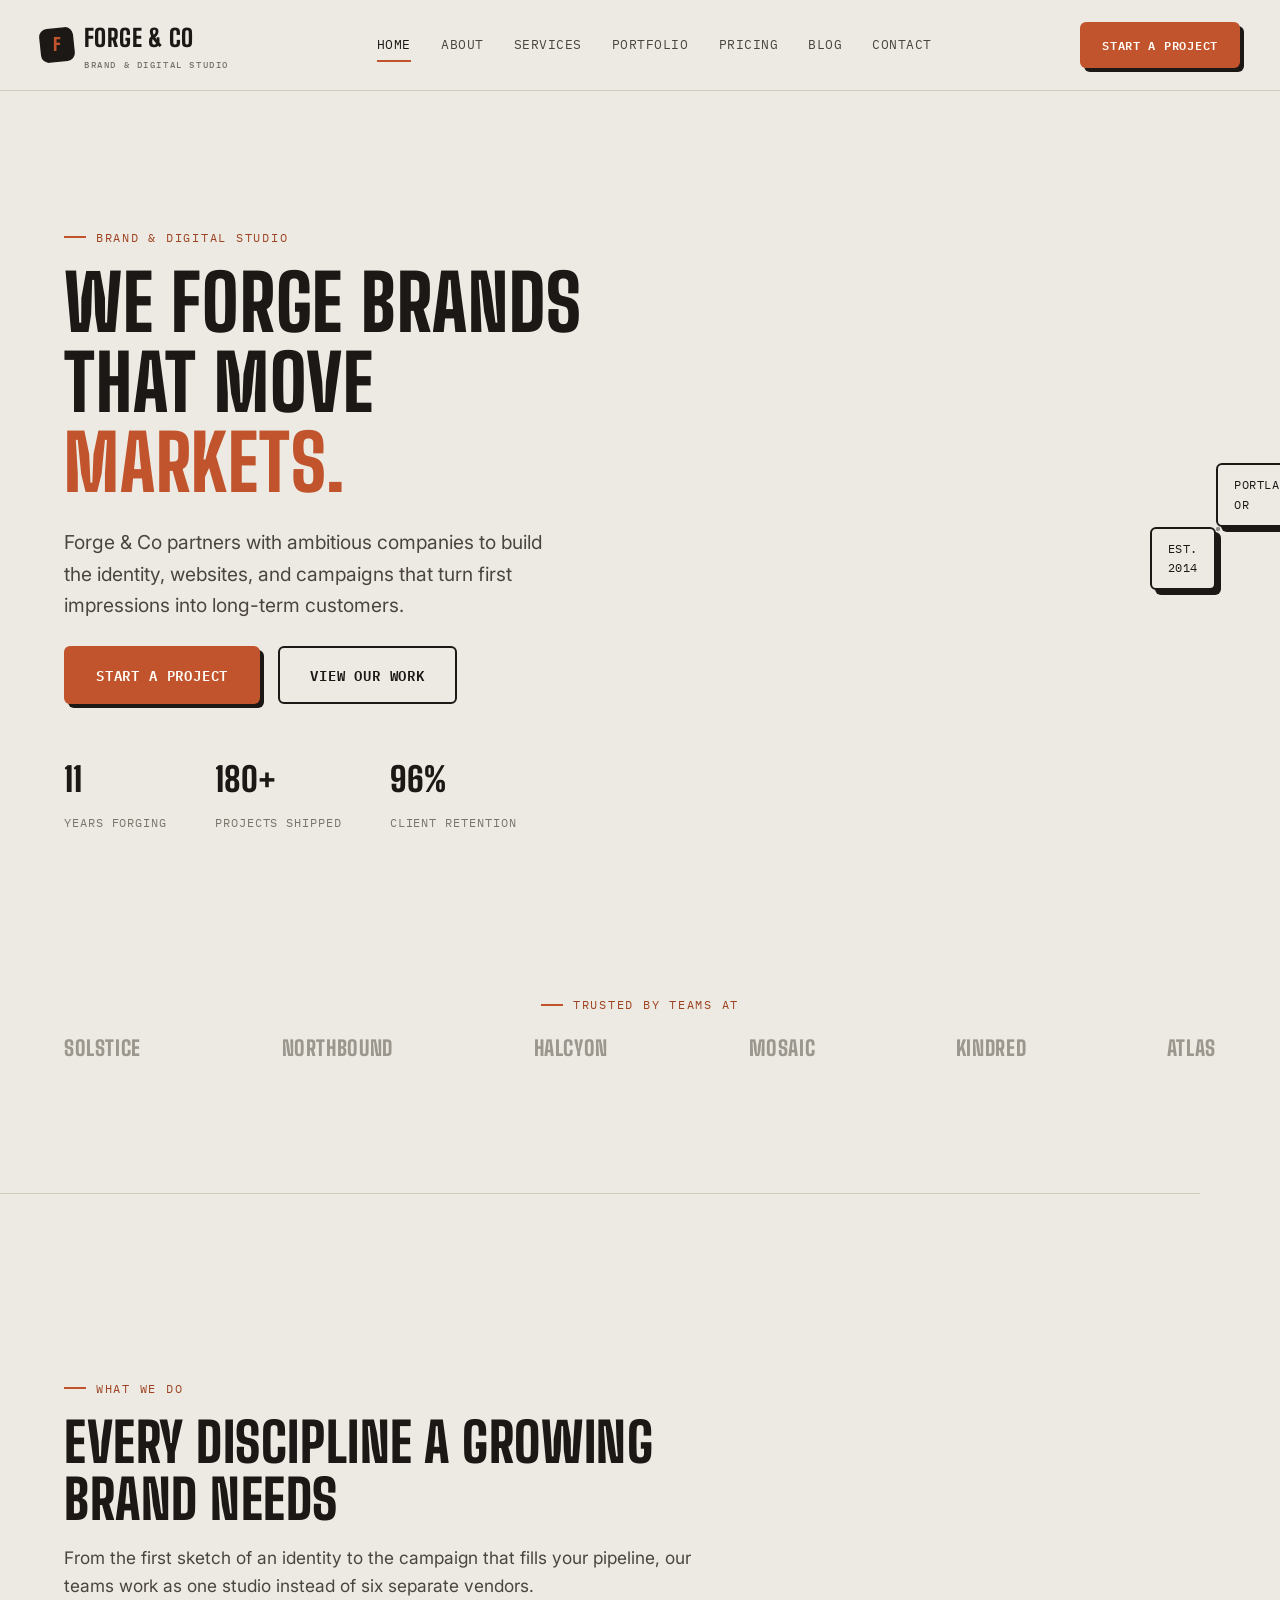
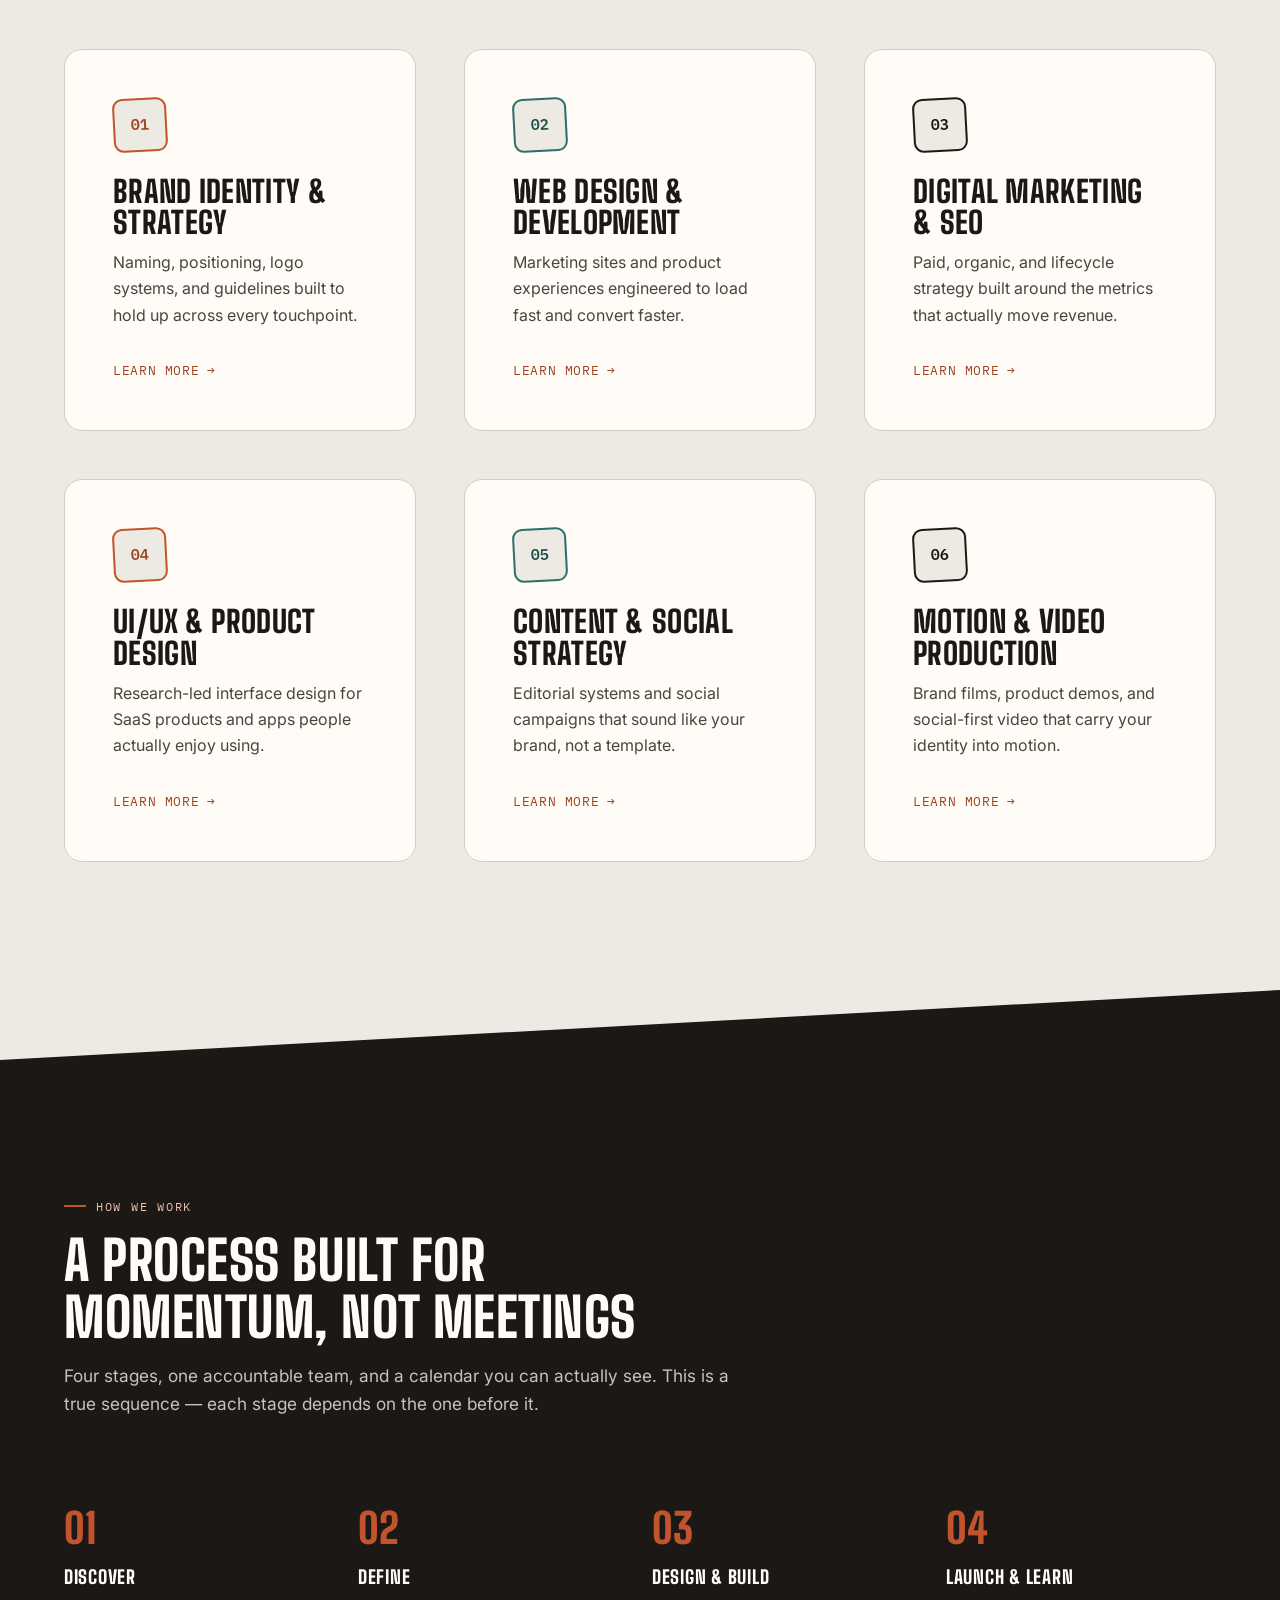
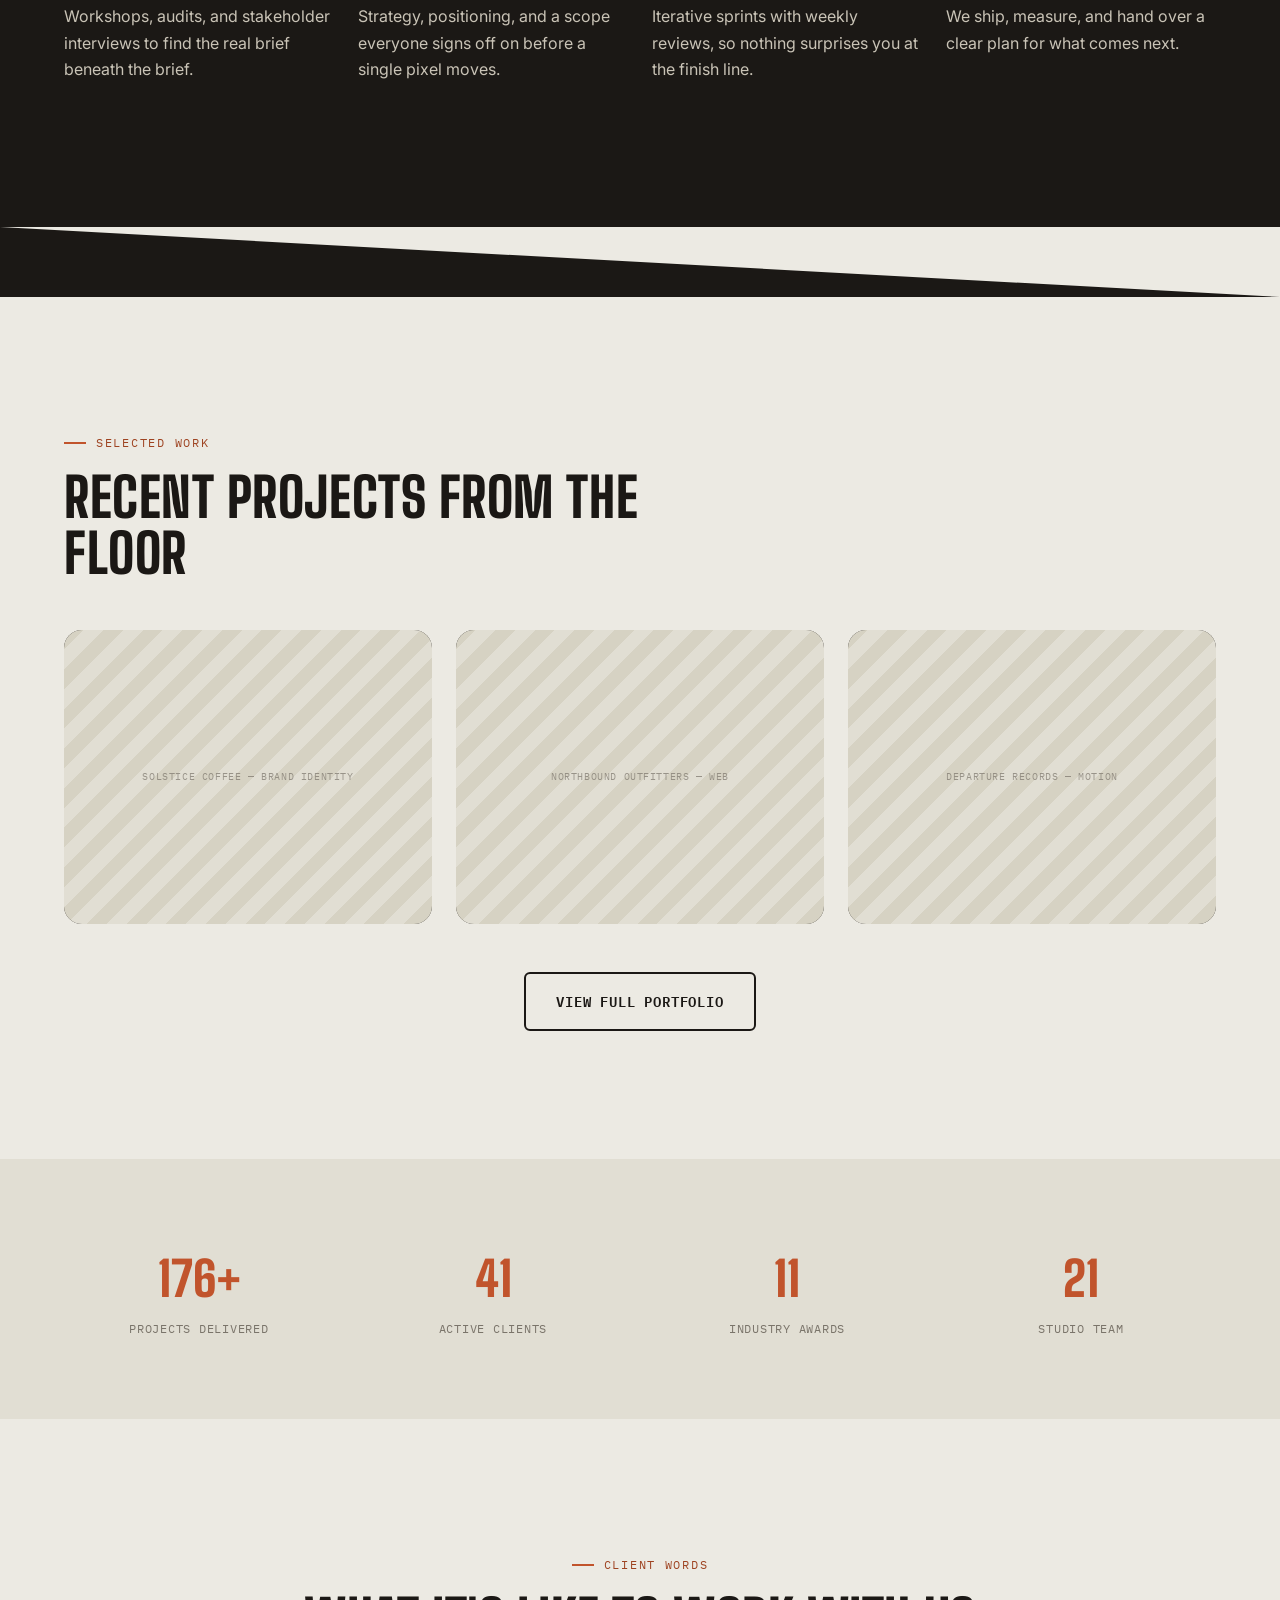
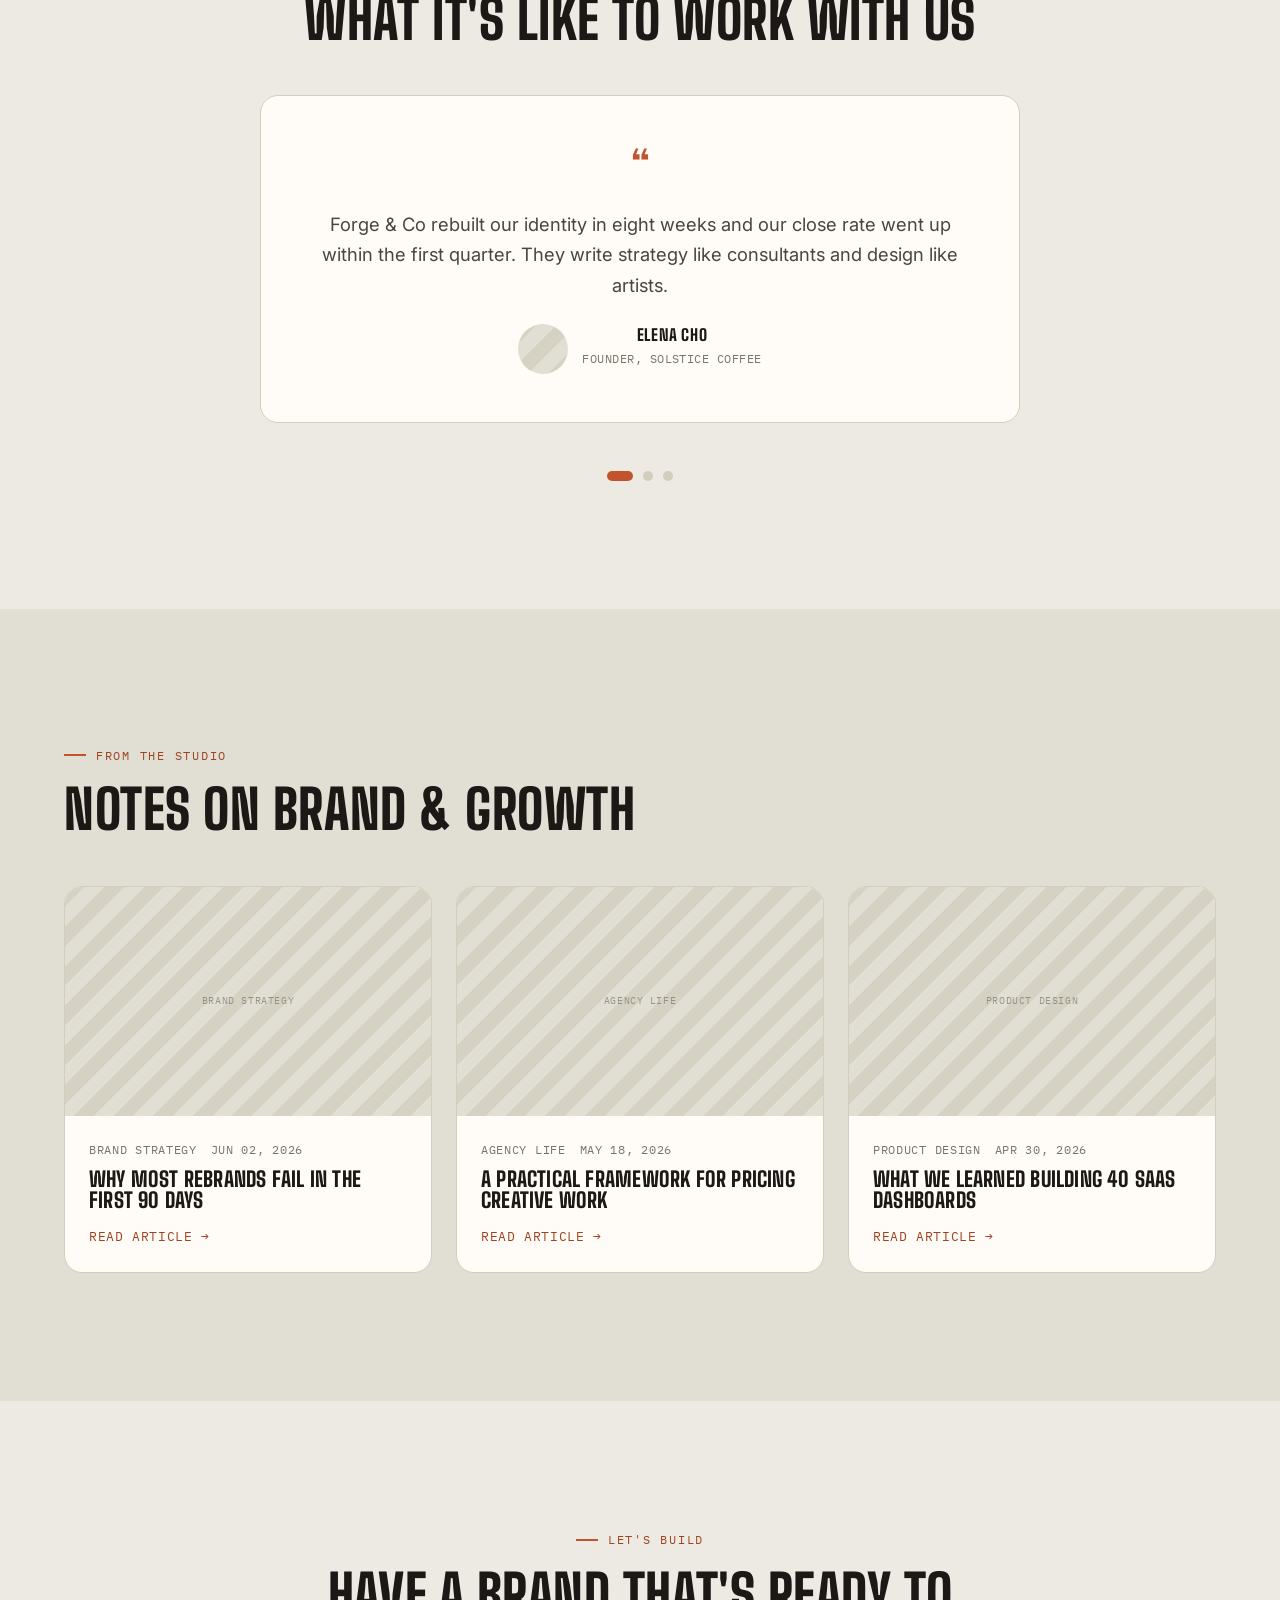
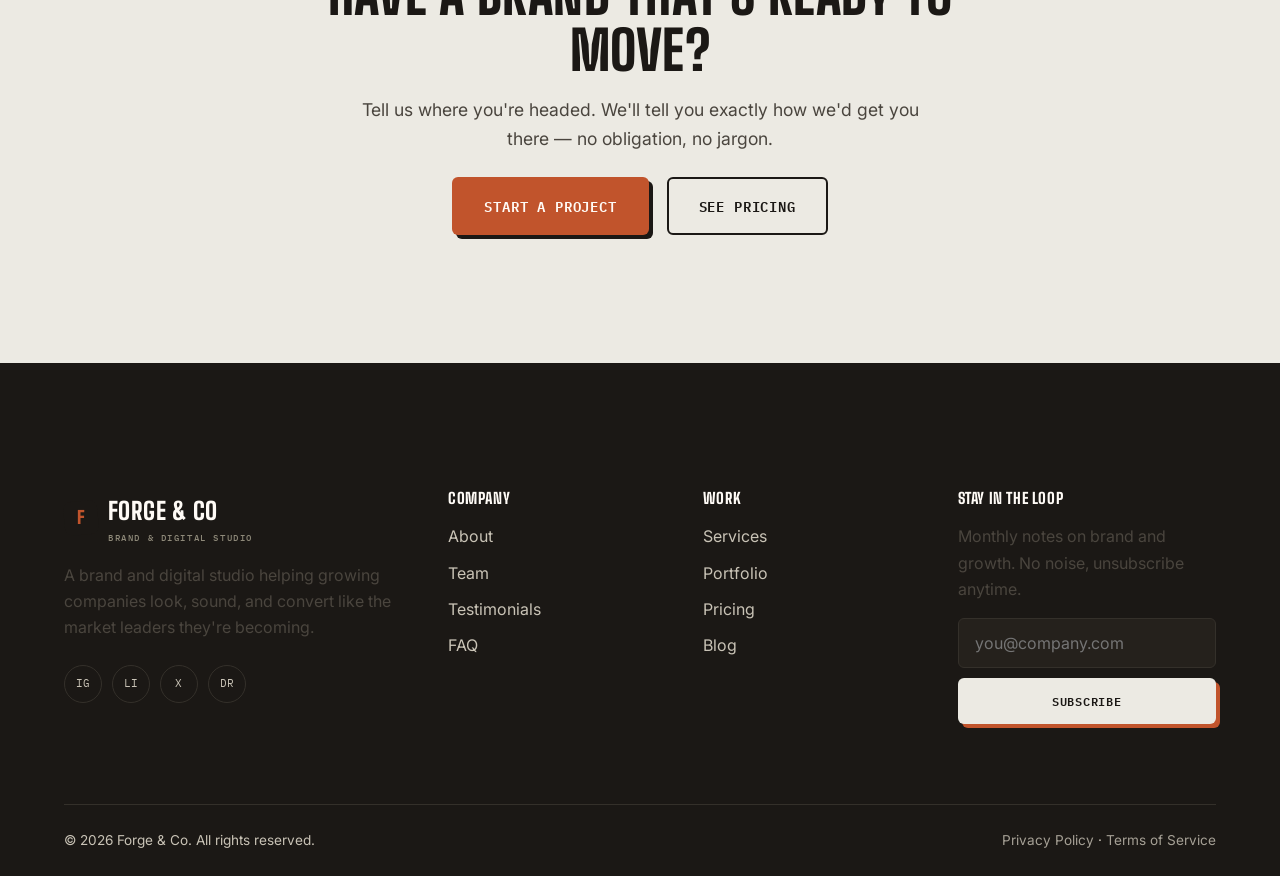
<file: agency-pro-template/index.html>
<!DOCTYPE html>
<html lang="en">
<head>
  <meta charset="UTF-8">
  <meta name="viewport" content="width=device-width, initial-scale=1.0">
  <title>Forge & Co — Brand & Digital Studio</title>
  <meta name="description" content="Forge & Co is a brand and digital studio helping growing companies look, sound, and convert like the market leaders they're becoming.">
  <link rel="stylesheet" href="assets/css/style.css">
  <link rel="stylesheet" href="assets/css/responsive.css">
  <link rel="stylesheet" href="assets/css/animations.css">
</head>
<body>

  <header class="site-header">
    <div class="container nav-wrap">
      <a href="index.html" class="logo">
        <span class="logo-mark"><span>F</span></span>
        <span>Forge &amp; Co<small>Brand &amp; Digital Studio</small></span>
      </a>
      <nav class="nav-links">
        <a href="index.html" class="is-active">Home</a>
        <a href="about.html">About</a>
        <a href="services.html">Services</a>
        <a href="portfolio.html">Portfolio</a>
        <a href="pricing.html">Pricing</a>
        <a href="blog.html">Blog</a>
        <a href="contact.html">Contact</a>
      </nav>
      <div class="nav-cta">
        <a href="contact.html" class="btn btn-primary btn-sm">Start a Project</a>
        <button class="nav-toggle" aria-label="Toggle menu" aria-expanded="false"><span></span><span></span><span></span></button>
      </div>
    </div>
  </header>

  <main>

    <!-- ============ HERO ============ -->
    <section class="hero">
      <div class="container hero-grid">
        <div>
          <span class="eyebrow">Brand &amp; Digital Studio</span>
          <h1>We forge brands<br>that move <em>markets.</em></h1>
          <p class="lead">Forge & Co partners with ambitious companies to build the identity, websites, and campaigns that turn first impressions into long-term customers.</p>
          <div class="hero-actions">
            <a href="contact.html" class="btn btn-primary">Start a Project</a>
            <a href="portfolio.html" class="btn btn-ghost">View Our Work</a>
          </div>
          <div class="hero-stats">
            <div><span class="stat-num" data-count="11">0</span><br><span class="stat-label">Years Forging</span></div>
            <div><span class="stat-num" data-count="180" data-suffix="+">0</span><br><span class="stat-label">Projects Shipped</span></div>
            <div><span class="stat-num" data-count="96" data-suffix="%">0</span><br><span class="stat-label">Client Retention</span></div>
          </div>
        </div>
        <div class="hero-art">
          <div class="ring"></div>
          <div class="plate">
            <svg viewBox="0 0 200 200" fill="none" xmlns="http://www.w3.org/2000/svg">
              <circle cx="100" cy="100" r="46" stroke="#ECEAE3" stroke-width="3"/>
              <path d="M100 30 L130 100 L100 170 L70 100 Z" fill="#C1542C"/>
              <circle cx="100" cy="100" r="10" fill="#ECEAE3"/>
            </svg>
          </div>
          <span class="float-tag t1">Est. 2014</span>
          <span class="float-tag t2">Portland, OR</span>
        </div>
      </div>
    </section>

    <!-- ============ LOGO STRIP ============ -->
    <section class="section--tight" data-reveal="fade">
      <div class="container">
        <p class="eyebrow" style="justify-content:center;display:flex;">Trusted by teams at</p>
        <div class="logo-strip">
          <span>Solstice</span><span>Northbound</span><span>Halcyon</span><span>Mosaic</span><span>Kindred</span><span>Atlas</span>
        </div>
      </div>
    </section>

    <hr class="divider container">

    <!-- ============ SERVICES ============ -->
    <section class="section" id="services">
      <div class="container">
        <div class="section-head">
          <span class="eyebrow">What We Do</span>
          <h2>Every discipline a growing brand needs</h2>
          <p>From the first sketch of an identity to the campaign that fills your pipeline, our teams work as one studio instead of six separate vendors.</p>
        </div>
        <div class="grid grid-3" data-reveal-group>
          <div class="service-card" data-reveal="scale">
            <div class="stamp stamp--copper">01</div>
            <h3>Brand Identity &amp; Strategy</h3>
            <p>Naming, positioning, logo systems, and guidelines built to hold up across every touchpoint.</p>
            <a href="service-single.html" class="service-link">Learn More <span class="arrow">→</span></a>
          </div>
          <div class="service-card" data-reveal="scale">
            <div class="stamp stamp--teal">02</div>
            <h3>Web Design &amp; Development</h3>
            <p>Marketing sites and product experiences engineered to load fast and convert faster.</p>
            <a href="service-single.html" class="service-link">Learn More <span class="arrow">→</span></a>
          </div>
          <div class="service-card" data-reveal="scale">
            <div class="stamp">03</div>
            <h3>Digital Marketing &amp; SEO</h3>
            <p>Paid, organic, and lifecycle strategy built around the metrics that actually move revenue.</p>
            <a href="service-single.html" class="service-link">Learn More <span class="arrow">→</span></a>
          </div>
          <div class="service-card" data-reveal="scale">
            <div class="stamp stamp--copper">04</div>
            <h3>UI/UX &amp; Product Design</h3>
            <p>Research-led interface design for SaaS products and apps people actually enjoy using.</p>
            <a href="service-single.html" class="service-link">Learn More <span class="arrow">→</span></a>
          </div>
          <div class="service-card" data-reveal="scale">
            <div class="stamp stamp--teal">05</div>
            <h3>Content &amp; Social Strategy</h3>
            <p>Editorial systems and social campaigns that sound like your brand, not a template.</p>
            <a href="service-single.html" class="service-link">Learn More <span class="arrow">→</span></a>
          </div>
          <div class="service-card" data-reveal="scale">
            <div class="stamp">06</div>
            <h3>Motion &amp; Video Production</h3>
            <p>Brand films, product demos, and social-first video that carry your identity into motion.</p>
            <a href="service-single.html" class="service-link">Learn More <span class="arrow">→</span></a>
          </div>
        </div>
      </div>
    </section>

    <div class="shear"><svg viewBox="0 0 1200 70" preserveAspectRatio="none"><polygon points="0,70 1200,0 1200,70" fill="#1B1815"/></svg></div>

    <!-- ============ PROCESS ============ -->
    <section class="section--ink section">
      <div class="container">
        <div class="section-head">
          <span class="eyebrow">How We Work</span>
          <h2>A process built for momentum, not meetings</h2>
          <p>Four stages, one accountable team, and a calendar you can actually see. This is a true sequence — each stage depends on the one before it.</p>
        </div>
        <div class="process-row" data-reveal-group>
          <div class="process-step" data-reveal="left"><span class="step-num">01</span><h4>Discover</h4><p>Workshops, audits, and stakeholder interviews to find the real brief beneath the brief.</p></div>
          <div class="process-step" data-reveal="left"><span class="step-num">02</span><h4>Define</h4><p>Strategy, positioning, and a scope everyone signs off on before a single pixel moves.</p></div>
          <div class="process-step" data-reveal="left"><span class="step-num">03</span><h4>Design &amp; Build</h4><p>Iterative sprints with weekly reviews, so nothing surprises you at the finish line.</p></div>
          <div class="process-step" data-reveal="left"><span class="step-num">04</span><h4>Launch &amp; Learn</h4><p>We ship, measure, and hand over a clear plan for what comes next.</p></div>
        </div>
      </div>
    </section>

    <div class="shear shear--ink"><svg viewBox="0 0 1200 70" preserveAspectRatio="none"><polygon points="0,0 1200,70 1200,0" fill="#ECEAE3"/></svg></div>

    <!-- ============ FEATURED WORK ============ -->
    <section class="section">
      <div class="container">
        <div class="section-head">
          <span class="eyebrow">Selected Work</span>
          <h2>Recent projects from the floor</h2>
        </div>
        <div class="portfolio-grid" data-reveal-group>
          <a href="portfolio-single.html" class="portfolio-item" data-reveal="scale">
            <div class="img-placeholder"><span>Solstice Coffee — Brand Identity</span></div>
            <div class="overlay"><span class="tag tag--copper">Branding</span><h4>Solstice Coffee</h4></div>
          </a>
          <a href="portfolio-single.html" class="portfolio-item" data-reveal="scale">
            <div class="img-placeholder"><span>Northbound Outfitters — Web</span></div>
            <div class="overlay"><span class="tag tag--teal">Web</span><h4>Northbound Outfitters</h4></div>
          </a>
          <a href="portfolio-single.html" class="portfolio-item" data-reveal="scale">
            <div class="img-placeholder"><span>Departure Records — Motion</span></div>
            <div class="overlay"><span class="tag">Motion</span><h4>Departure Records</h4></div>
          </a>
        </div>
        <div class="text-center" style="margin-top:48px;">
          <a href="portfolio.html" class="btn btn-ghost">View Full Portfolio</a>
        </div>
      </div>
    </section>

    <!-- ============ STATS BAND ============ -->
    <section class="section--tight section--alt">
      <div class="container">
        <div class="stats-band" data-reveal-group>
          <div data-reveal="fade"><span class="stat-num" data-count="180" data-suffix="+">0</span><div class="stat-label">Projects Delivered</div></div>
          <div data-reveal="fade"><span class="stat-num" data-count="42">0</span><div class="stat-label">Active Clients</div></div>
          <div data-reveal="fade"><span class="stat-num" data-count="11">0</span><div class="stat-label">Industry Awards</div></div>
          <div data-reveal="fade"><span class="stat-num" data-count="22">0</span><div class="stat-label">Studio Team</div></div>
        </div>
      </div>
    </section>

    <!-- ============ TESTIMONIALS ============ -->
    <section class="section">
      <div class="container">
        <div class="section-head center">
          <span class="eyebrow">Client Words</span>
          <h2>What it's like to work with us</h2>
        </div>
        <div class="slider" data-slider data-autoplay="6500" style="max-width:760px;margin:0 auto;">
          <div class="slider-viewport">
            <div class="slider-track">
              <div class="slide" style="min-width:100%;">
                <div class="testimonial-card text-center">
                  <span class="quote-mark">“</span>
                  <p style="font-size:1.15rem;">Forge & Co rebuilt our identity in eight weeks and our close rate went up within the first quarter. They write strategy like consultants and design like artists.</p>
                  <div class="testimonial-author" style="justify-content:center;">
                    <div class="img-placeholder" style="width:50px;height:50px;border-radius:50%;"><span></span></div>
                    <div><h4>Elena Cho</h4><span>Founder, Solstice Coffee</span></div>
                  </div>
                </div>
              </div>
              <div class="slide" style="min-width:100%;">
                <div class="testimonial-card text-center">
                  <span class="quote-mark">“</span>
                  <p style="font-size:1.15rem;">The new site converts almost twice as well as our old one, and the team genuinely understood our customers before they ever opened Figma.</p>
                  <div class="testimonial-author" style="justify-content:center;">
                    <div class="img-placeholder" style="width:50px;height:50px;border-radius:50%;"><span></span></div>
                    <div><h4>Marcus Webb</h4><span>CMO, Northbound Outfitters</span></div>
                  </div>
                </div>
              </div>
              <div class="slide" style="min-width:100%;">
                <div class="testimonial-card text-center">
                  <span class="quote-mark">“</span>
                  <p style="font-size:1.15rem;">Most agencies hand you a deck. Forge & Co handed us a system our internal team still runs on, two years later.</p>
                  <div class="testimonial-author" style="justify-content:center;">
                    <div class="img-placeholder" style="width:50px;height:50px;border-radius:50%;"><span></span></div>
                    <div><h4>Renee Park</h4><span>VP Marketing, Halcyon Health</span></div>
                  </div>
                </div>
              </div>
            </div>
          </div>
          <div class="slider-dots"></div>
        </div>
      </div>
    </section>

    <!-- ============ BLOG PREVIEW ============ -->
    <section class="section section--alt">
      <div class="container">
        <div class="section-head">
          <span class="eyebrow">From the Studio</span>
          <h2>Notes on brand &amp; growth</h2>
        </div>
        <div class="blog-grid" data-reveal-group>
          <article class="blog-card" data-reveal="fade">
            <div class="blog-thumb"><div class="img-placeholder"><span>Brand Strategy</span></div></div>
            <div class="blog-body">
              <div class="blog-meta"><span>Brand Strategy</span><span>Jun 02, 2026</span></div>
              <h3><a href="blog-single.html">Why Most Rebrands Fail in the First 90 Days</a></h3>
              <a href="blog-single.html" class="blog-read">Read Article →</a>
            </div>
          </article>
          <article class="blog-card" data-reveal="fade">
            <div class="blog-thumb"><div class="img-placeholder"><span>Agency Life</span></div></div>
            <div class="blog-body">
              <div class="blog-meta"><span>Agency Life</span><span>May 18, 2026</span></div>
              <h3><a href="blog-single.html">A Practical Framework for Pricing Creative Work</a></h3>
              <a href="blog-single.html" class="blog-read">Read Article →</a>
            </div>
          </article>
          <article class="blog-card" data-reveal="fade">
            <div class="blog-thumb"><div class="img-placeholder"><span>Product Design</span></div></div>
            <div class="blog-body">
              <div class="blog-meta"><span>Product Design</span><span>Apr 30, 2026</span></div>
              <h3><a href="blog-single.html">What We Learned Building 40 SaaS Dashboards</a></h3>
              <a href="blog-single.html" class="blog-read">Read Article →</a>
            </div>
          </article>
        </div>
      </div>
    </section>

    <!-- ============ CTA BAND ============ -->
    <section class="section cta-band">
      <div class="container">
        <span class="eyebrow" style="justify-content:center;display:flex;">Let's Build</span>
        <h2>Have a brand that's ready to move?</h2>
        <p>Tell us where you're headed. We'll tell you exactly how we'd get you there — no obligation, no jargon.</p>
        <div class="cta-actions">
          <a href="contact.html" class="btn btn-primary">Start a Project</a>
          <a href="pricing.html" class="btn btn-ghost">See Pricing</a>
        </div>
      </div>
    </section>

  </main>

  <footer class="site-footer">
    <div class="container">
      <div class="footer-top">
        <div>
          <a href="index.html" class="logo"><span class="logo-mark"><span>F</span></span><span>Forge &amp; Co<small>Brand &amp; Digital Studio</small></span></a>
          <p>A brand and digital studio helping growing companies look, sound, and convert like the market leaders they're becoming.</p>
          <div class="footer-social">
            <a href="#" aria-label="Instagram">IG</a>
            <a href="#" aria-label="LinkedIn">LI</a>
            <a href="#" aria-label="X / Twitter">X</a>
            <a href="#" aria-label="Dribbble">DR</a>
          </div>
        </div>
        <div>
          <h4>Company</h4>
          <ul class="footer-links">
            <li><a href="about.html">About</a></li>
            <li><a href="team.html">Team</a></li>
            <li><a href="testimonials.html">Testimonials</a></li>
            <li><a href="faq.html">FAQ</a></li>
          </ul>
        </div>
        <div>
          <h4>Work</h4>
          <ul class="footer-links">
            <li><a href="services.html">Services</a></li>
            <li><a href="portfolio.html">Portfolio</a></li>
            <li><a href="pricing.html">Pricing</a></li>
            <li><a href="blog.html">Blog</a></li>
          </ul>
        </div>
        <div>
          <h4>Stay in the Loop</h4>
          <p>Monthly notes on brand and growth. No noise, unsubscribe anytime.</p>
          <form class="footer-newsletter" onsubmit="return false;">
            <input type="email" placeholder="you@company.com" aria-label="Email address" required>
            <button class="btn btn-light btn-block btn-sm" type="submit">Subscribe</button>
          </form>
        </div>
      </div>
      <div class="footer-bottom">
        <span>© <span data-year></span> Forge &amp; Co. All rights reserved.</span>
        <span><a href="#">Privacy Policy</a> &middot; <a href="#">Terms of Service</a></span>
      </div>
    </div>
  </footer>

  <button class="back-to-top" aria-label="Back to top">↑</button>

  <script src="assets/js/main.js"></script>
  <script src="assets/js/slider.js"></script>
</body>
</html>
</file>
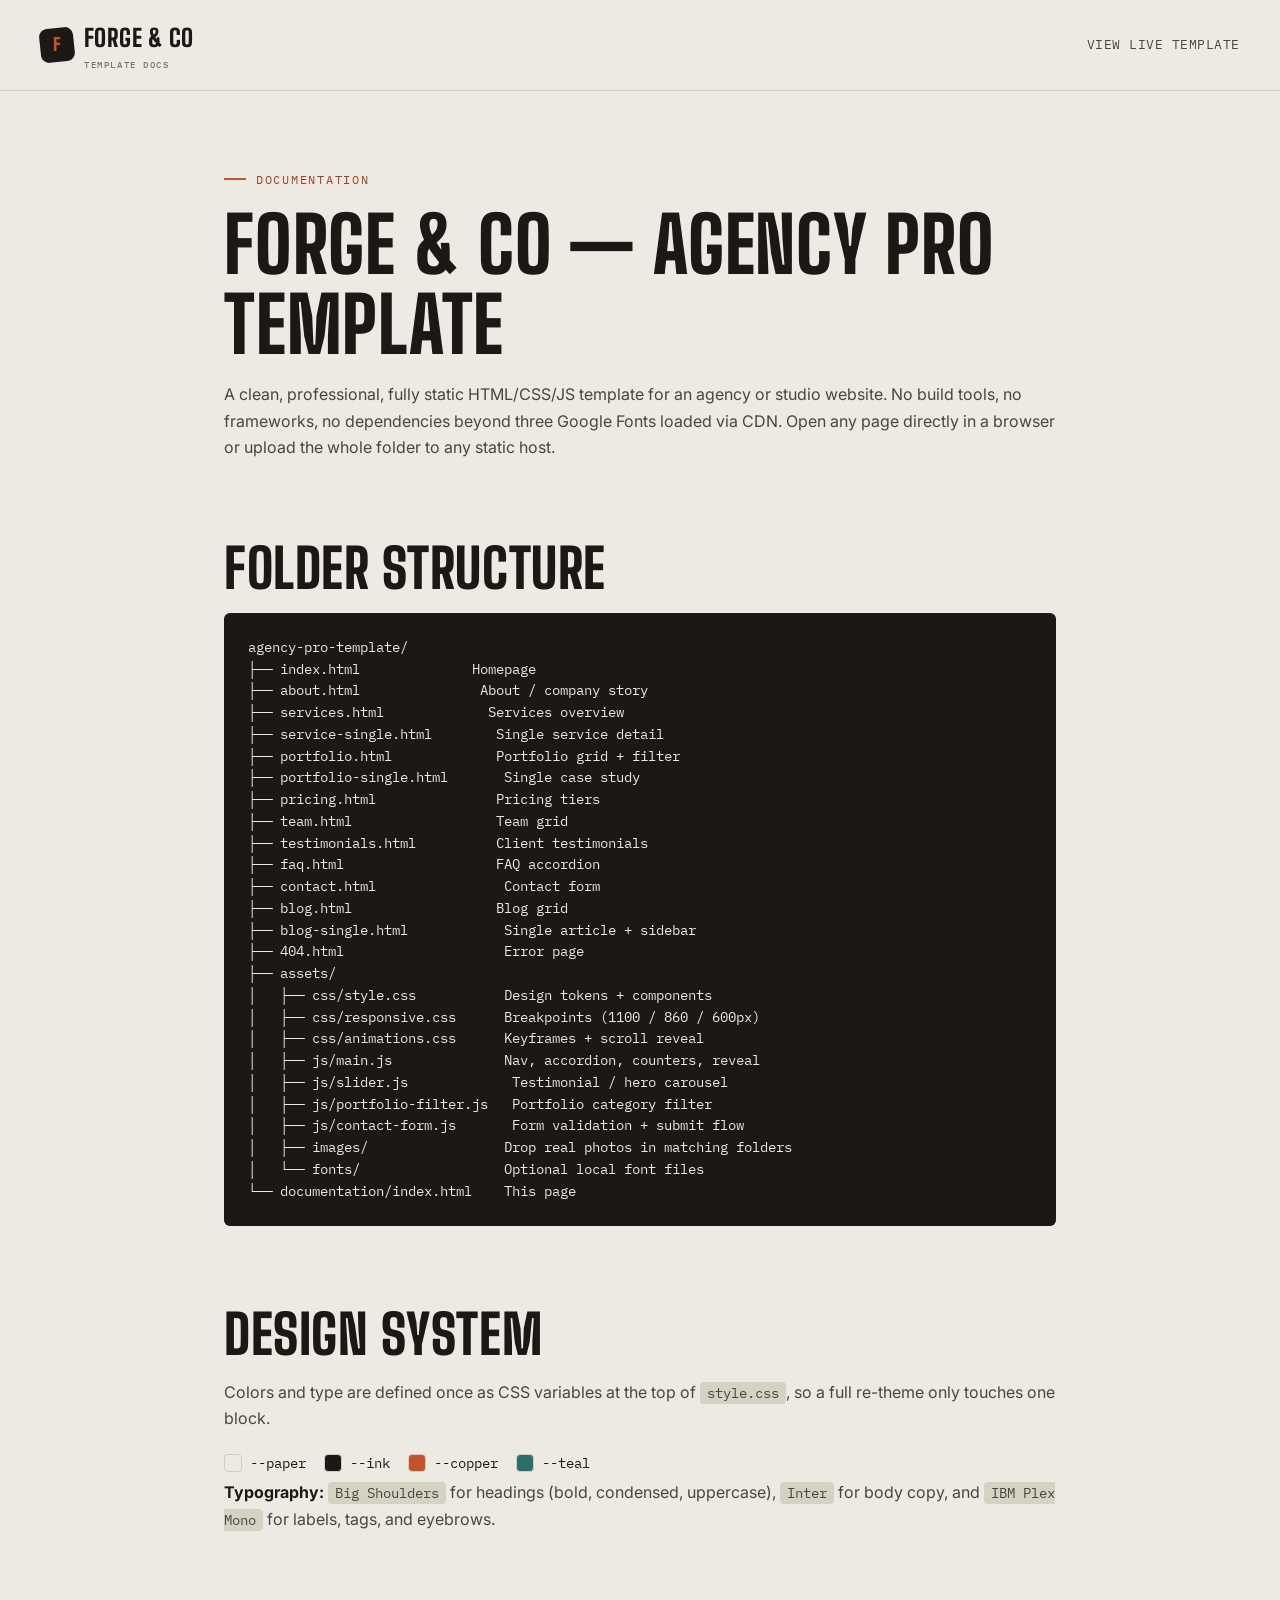
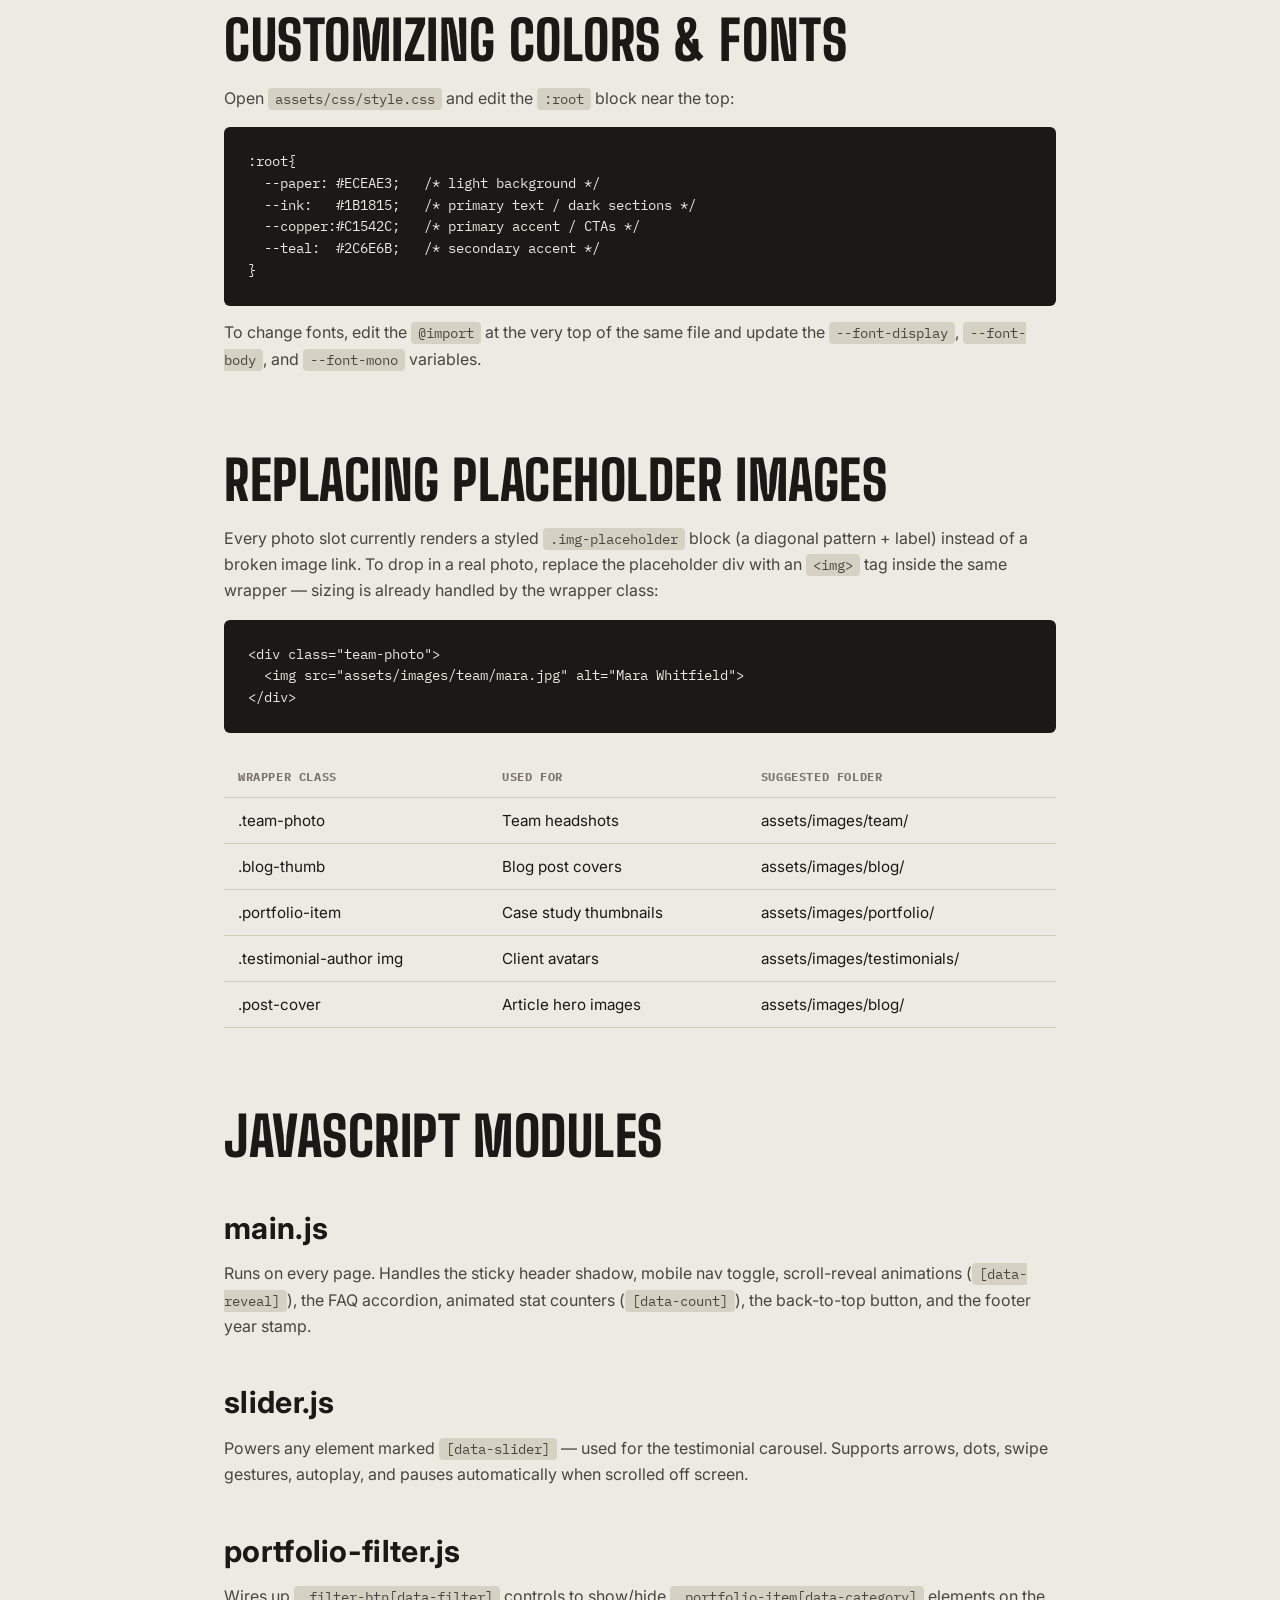
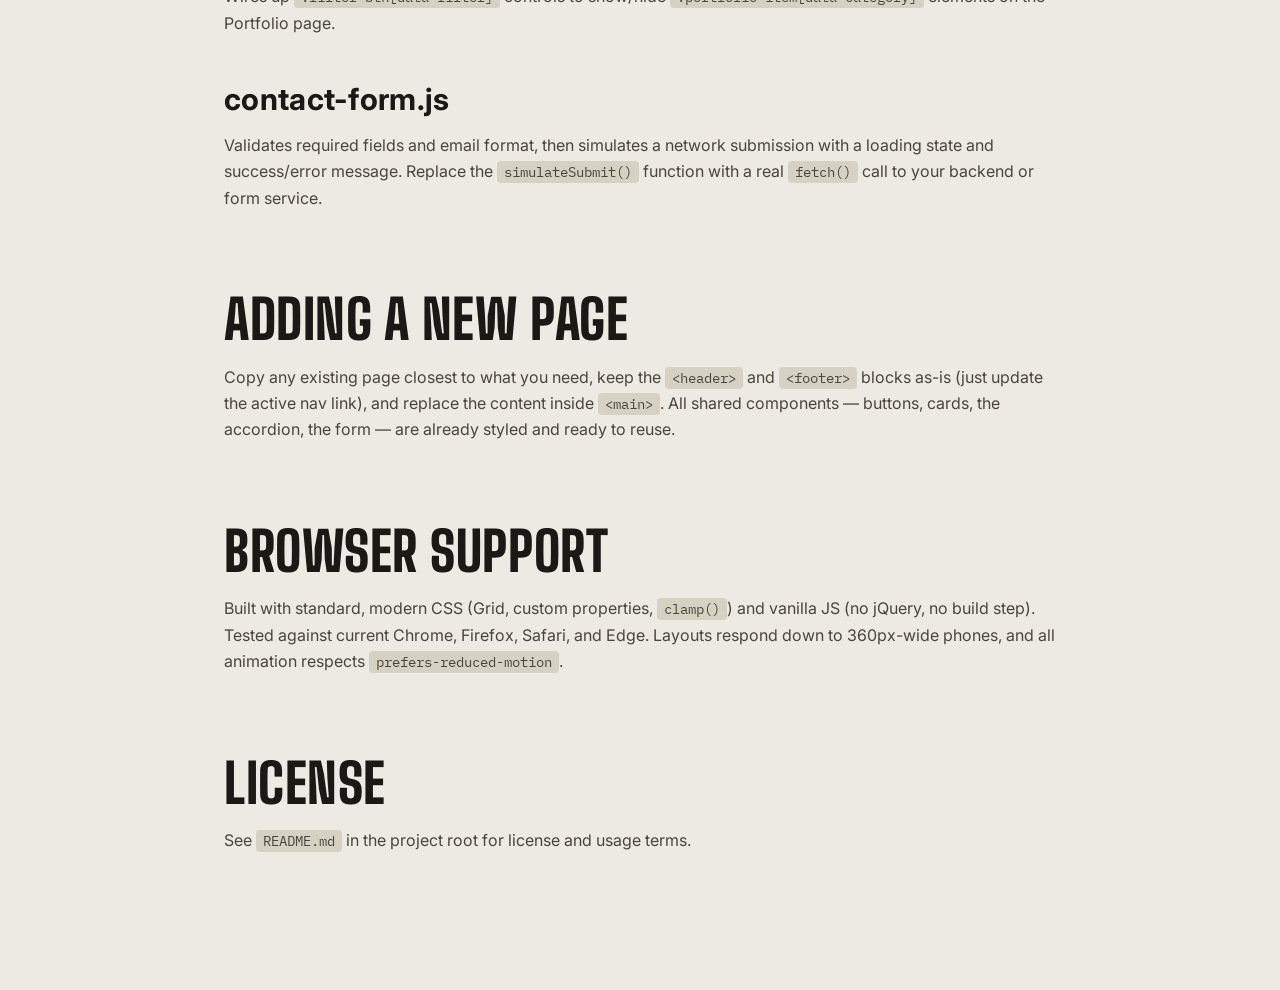
<file: agency-pro-template/documentation/index.html>
<!DOCTYPE html>
<html lang="en">
<head>
  <meta charset="UTF-8">
  <meta name="viewport" content="width=device-width, initial-scale=1.0">
  <title>Documentation — Forge & Co Template</title>
  <link rel="stylesheet" href="../assets/css/style.css">
  <link rel="stylesheet" href="../assets/css/responsive.css">
  <link rel="stylesheet" href="../assets/css/animations.css">
  <style>
    .doc-wrap{ max-width:880px; margin:0 auto; padding: 70px var(--space-md) 120px; }
    .doc-wrap h2{ margin-top: var(--space-xl); }
    .doc-wrap h3{ margin-top: var(--space-lg); text-transform:none; font-family:var(--font-body); font-weight:700; }
    .doc-wrap code{ background: var(--paper-deep); padding:2px 7px; border-radius:4px; font-family: var(--font-mono); font-size:0.88em; }
    .doc-wrap pre{ background: var(--ink); color: var(--paper); padding: var(--space-md); border-radius: var(--radius); overflow-x:auto; font-family: var(--font-mono); font-size:0.85rem; line-height:1.6; }
    .doc-wrap table{ width:100%; border-collapse:collapse; margin: var(--space-md) 0; }
    .doc-wrap th, .doc-wrap td{ text-align:left; padding:10px 14px; border-bottom:1px solid var(--line); font-size:0.95rem; }
    .doc-wrap th{ font-family: var(--font-mono); text-transform:uppercase; font-size:0.75rem; letter-spacing:.05em; color: var(--ink-faint); }
    .swatch{ display:inline-flex; align-items:center; gap:8px; margin: 4px 14px 4px 0; font-family: var(--font-mono); font-size:0.85rem; }
    .swatch i{ width:18px; height:18px; border-radius:4px; display:inline-block; border:1px solid var(--line); }
  </style>
</head>
<body>

  <header class="site-header">
    <div class="container nav-wrap">
      <a href="../index.html" class="logo">
        <span class="logo-mark"><span>F</span></span>
        <span>Forge &amp; Co<small>Template Docs</small></span>
      </a>
      <nav class="nav-links">
        <a href="../index.html">View Live Template</a>
      </nav>
    </div>
  </header>

  <main class="doc-wrap">

    <span class="eyebrow">Documentation</span>
    <h1>Forge &amp; Co — Agency Pro Template</h1>
    <p>A clean, professional, fully static HTML/CSS/JS template for an agency or studio website. No build tools, no frameworks, no dependencies beyond three Google Fonts loaded via CDN. Open any page directly in a browser or upload the whole folder to any static host.</p>

    <h2>Folder Structure</h2>
    <pre>agency-pro-template/
├── index.html              Homepage
├── about.html               About / company story
├── services.html             Services overview
├── service-single.html        Single service detail
├── portfolio.html             Portfolio grid + filter
├── portfolio-single.html       Single case study
├── pricing.html               Pricing tiers
├── team.html                  Team grid
├── testimonials.html          Client testimonials
├── faq.html                   FAQ accordion
├── contact.html                Contact form
├── blog.html                  Blog grid
├── blog-single.html            Single article + sidebar
├── 404.html                    Error page
├── assets/
│   ├── css/style.css           Design tokens + components
│   ├── css/responsive.css      Breakpoints (1100 / 860 / 600px)
│   ├── css/animations.css      Keyframes + scroll reveal
│   ├── js/main.js              Nav, accordion, counters, reveal
│   ├── js/slider.js             Testimonial / hero carousel
│   ├── js/portfolio-filter.js   Portfolio category filter
│   ├── js/contact-form.js       Form validation + submit flow
│   ├── images/                 Drop real photos in matching folders
│   └── fonts/                  Optional local font files
└── documentation/index.html    This page</pre>

    <h2>Design System</h2>
    <p>Colors and type are defined once as CSS variables at the top of <code>style.css</code>, so a full re-theme only touches one block.</p>
    <div>
      <span class="swatch"><i style="background:#ECEAE3;"></i> --paper</span>
      <span class="swatch"><i style="background:#1B1815;"></i> --ink</span>
      <span class="swatch"><i style="background:#C1542C;"></i> --copper</span>
      <span class="swatch"><i style="background:#2C6E6B;"></i> --teal</span>
    </div>
    <p><strong>Typography:</strong> <code>Big Shoulders</code> for headings (bold, condensed, uppercase), <code>Inter</code> for body copy, and <code>IBM Plex Mono</code> for labels, tags, and eyebrows.</p>

    <h2>Customizing Colors &amp; Fonts</h2>
    <p>Open <code>assets/css/style.css</code> and edit the <code>:root</code> block near the top:</p>
    <pre>:root{
  --paper: #ECEAE3;   /* light background */
  --ink:   #1B1815;   /* primary text / dark sections */
  --copper:#C1542C;   /* primary accent / CTAs */
  --teal:  #2C6E6B;   /* secondary accent */
}</pre>
    <p>To change fonts, edit the <code>@import</code> at the very top of the same file and update the <code>--font-display</code>, <code>--font-body</code>, and <code>--font-mono</code> variables.</p>

    <h2>Replacing Placeholder Images</h2>
    <p>Every photo slot currently renders a styled <code>.img-placeholder</code> block (a diagonal pattern + label) instead of a broken image link. To drop in a real photo, replace the placeholder div with an <code>&lt;img&gt;</code> tag inside the same wrapper — sizing is already handled by the wrapper class:</p>
    <pre>&lt;div class="team-photo"&gt;
  &lt;img src="assets/images/team/mara.jpg" alt="Mara Whitfield"&gt;
&lt;/div&gt;</pre>
    <table>
      <tr><th>Wrapper Class</th><th>Used For</th><th>Suggested Folder</th></tr>
      <tr><td>.team-photo</td><td>Team headshots</td><td>assets/images/team/</td></tr>
      <tr><td>.blog-thumb</td><td>Blog post covers</td><td>assets/images/blog/</td></tr>
      <tr><td>.portfolio-item</td><td>Case study thumbnails</td><td>assets/images/portfolio/</td></tr>
      <tr><td>.testimonial-author img</td><td>Client avatars</td><td>assets/images/testimonials/</td></tr>
      <tr><td>.post-cover</td><td>Article hero images</td><td>assets/images/blog/</td></tr>
    </table>

    <h2>JavaScript Modules</h2>
    <h3>main.js</h3>
    <p>Runs on every page. Handles the sticky header shadow, mobile nav toggle, scroll-reveal animations (<code>[data-reveal]</code>), the FAQ accordion, animated stat counters (<code>[data-count]</code>), the back-to-top button, and the footer year stamp.</p>
    <h3>slider.js</h3>
    <p>Powers any element marked <code>[data-slider]</code> — used for the testimonial carousel. Supports arrows, dots, swipe gestures, autoplay, and pauses automatically when scrolled off screen.</p>
    <h3>portfolio-filter.js</h3>
    <p>Wires up <code>.filter-btn[data-filter]</code> controls to show/hide <code>.portfolio-item[data-category]</code> elements on the Portfolio page.</p>
    <h3>contact-form.js</h3>
    <p>Validates required fields and email format, then simulates a network submission with a loading state and success/error message. Replace the <code>simulateSubmit()</code> function with a real <code>fetch()</code> call to your backend or form service.</p>

    <h2>Adding a New Page</h2>
    <p>Copy any existing page closest to what you need, keep the <code>&lt;header&gt;</code> and <code>&lt;footer&gt;</code> blocks as-is (just update the active nav link), and replace the content inside <code>&lt;main&gt;</code>. All shared components — buttons, cards, the accordion, the form — are already styled and ready to reuse.</p>

    <h2>Browser Support</h2>
    <p>Built with standard, modern CSS (Grid, custom properties, <code>clamp()</code>) and vanilla JS (no jQuery, no build step). Tested against current Chrome, Firefox, Safari, and Edge. Layouts respond down to 360px-wide phones, and all animation respects <code>prefers-reduced-motion</code>.</p>

    <h2>License</h2>
    <p>See <code>README.md</code> in the project root for license and usage terms.</p>

  </main>

  <button class="back-to-top" aria-label="Back to top">↑</button>
  <script src="../assets/js/main.js"></script>
</body>
</html>
</file>
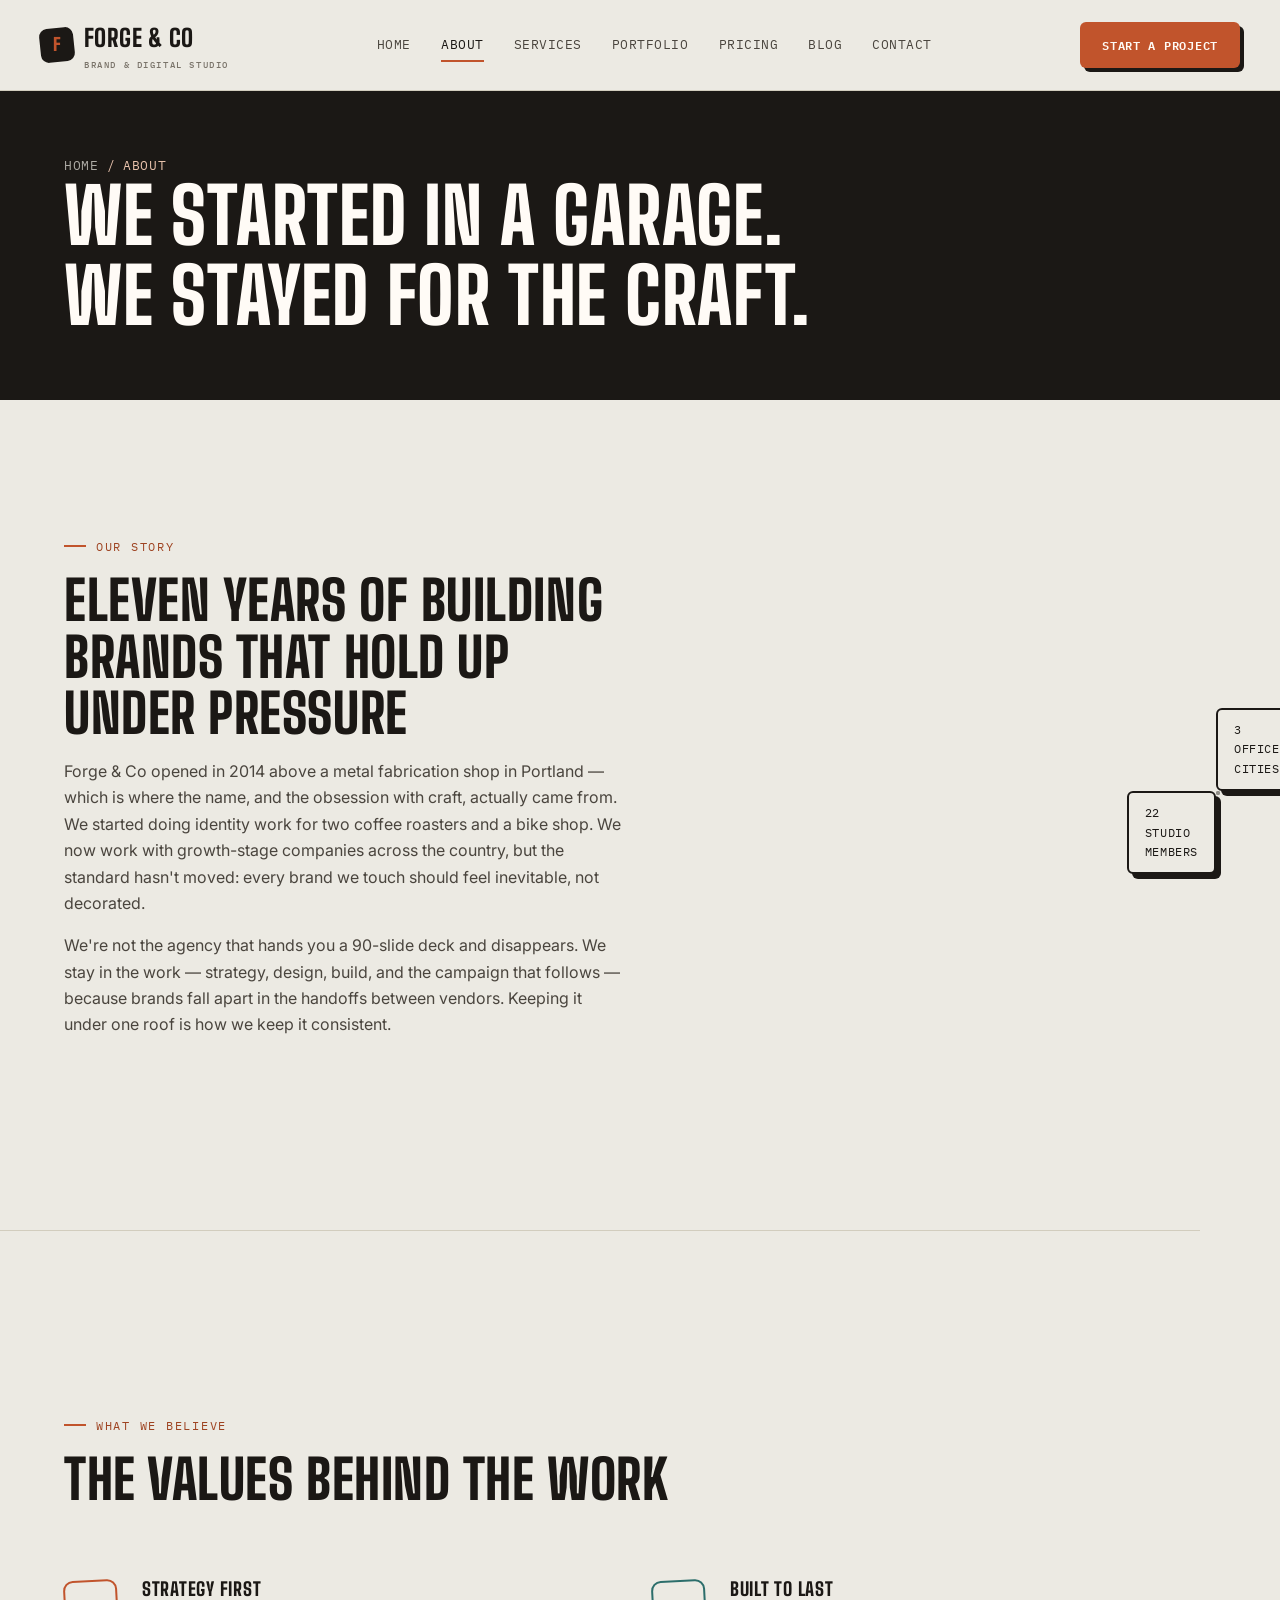
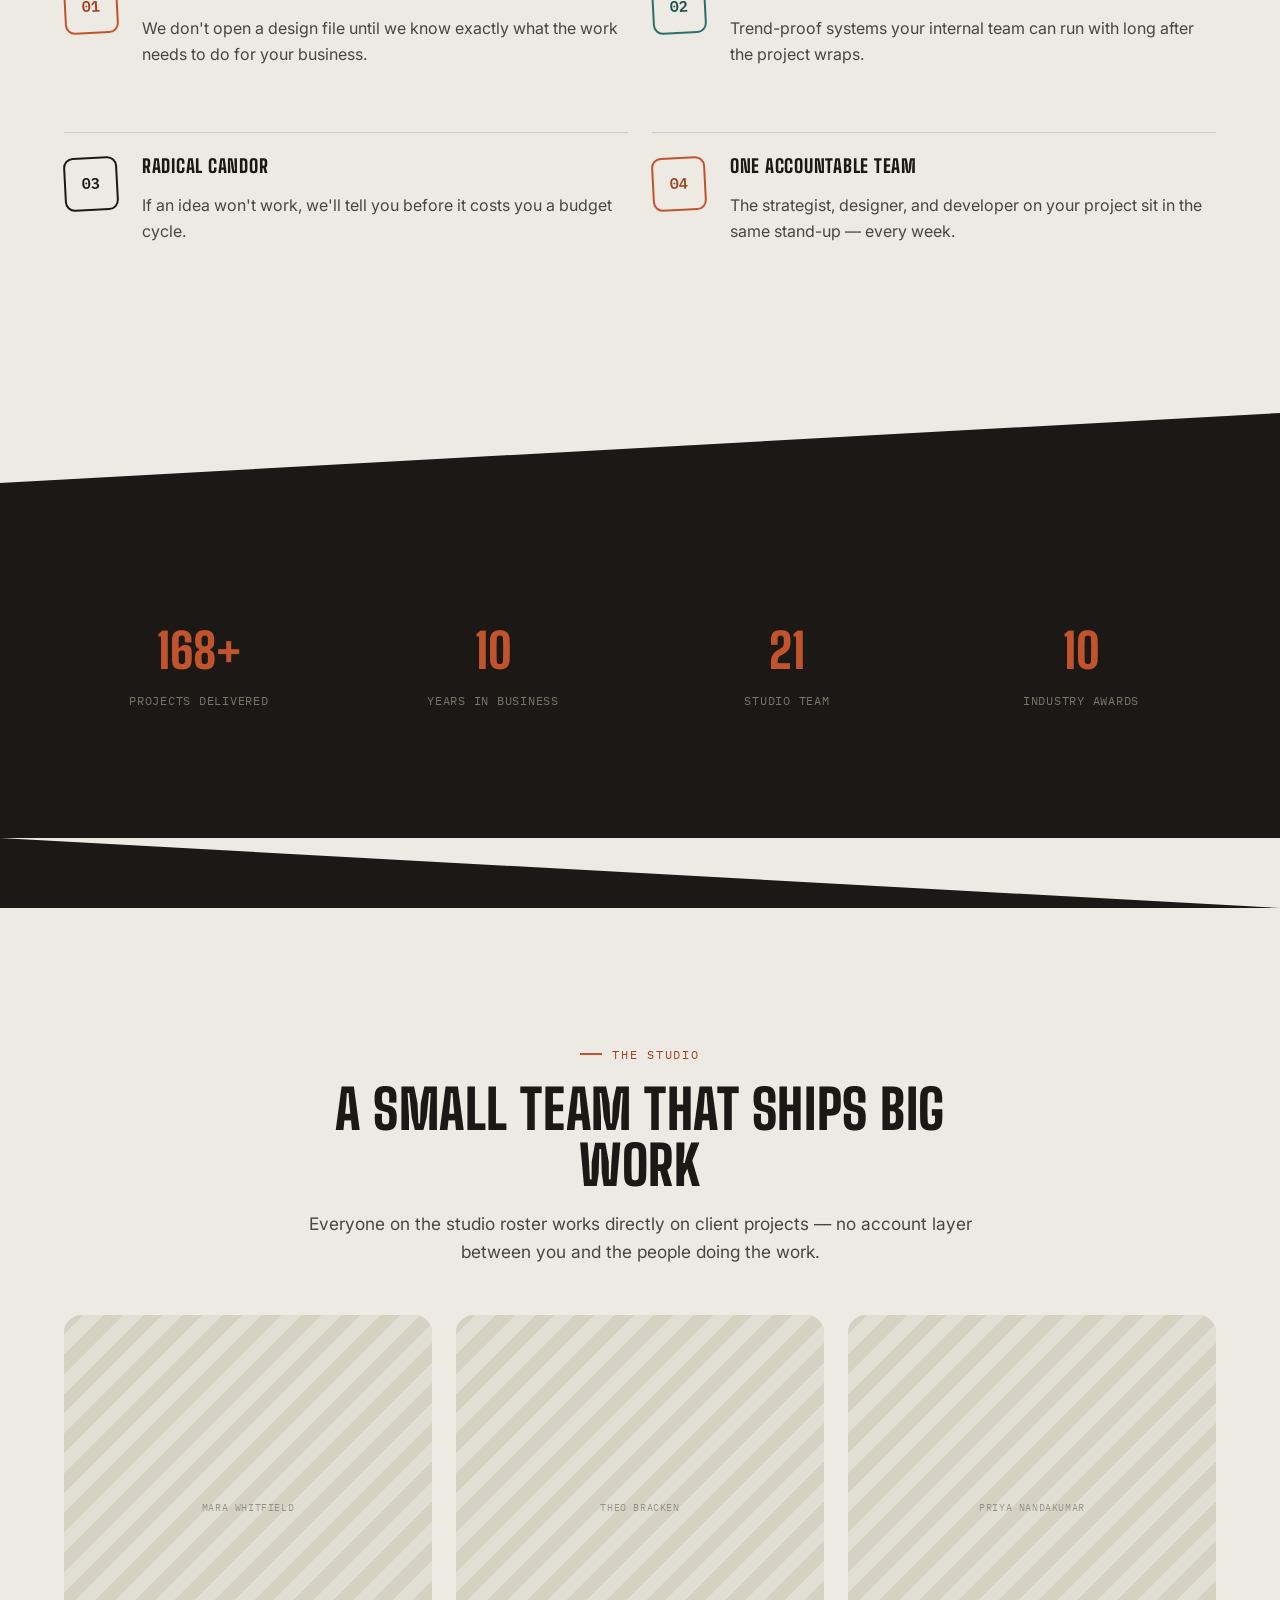
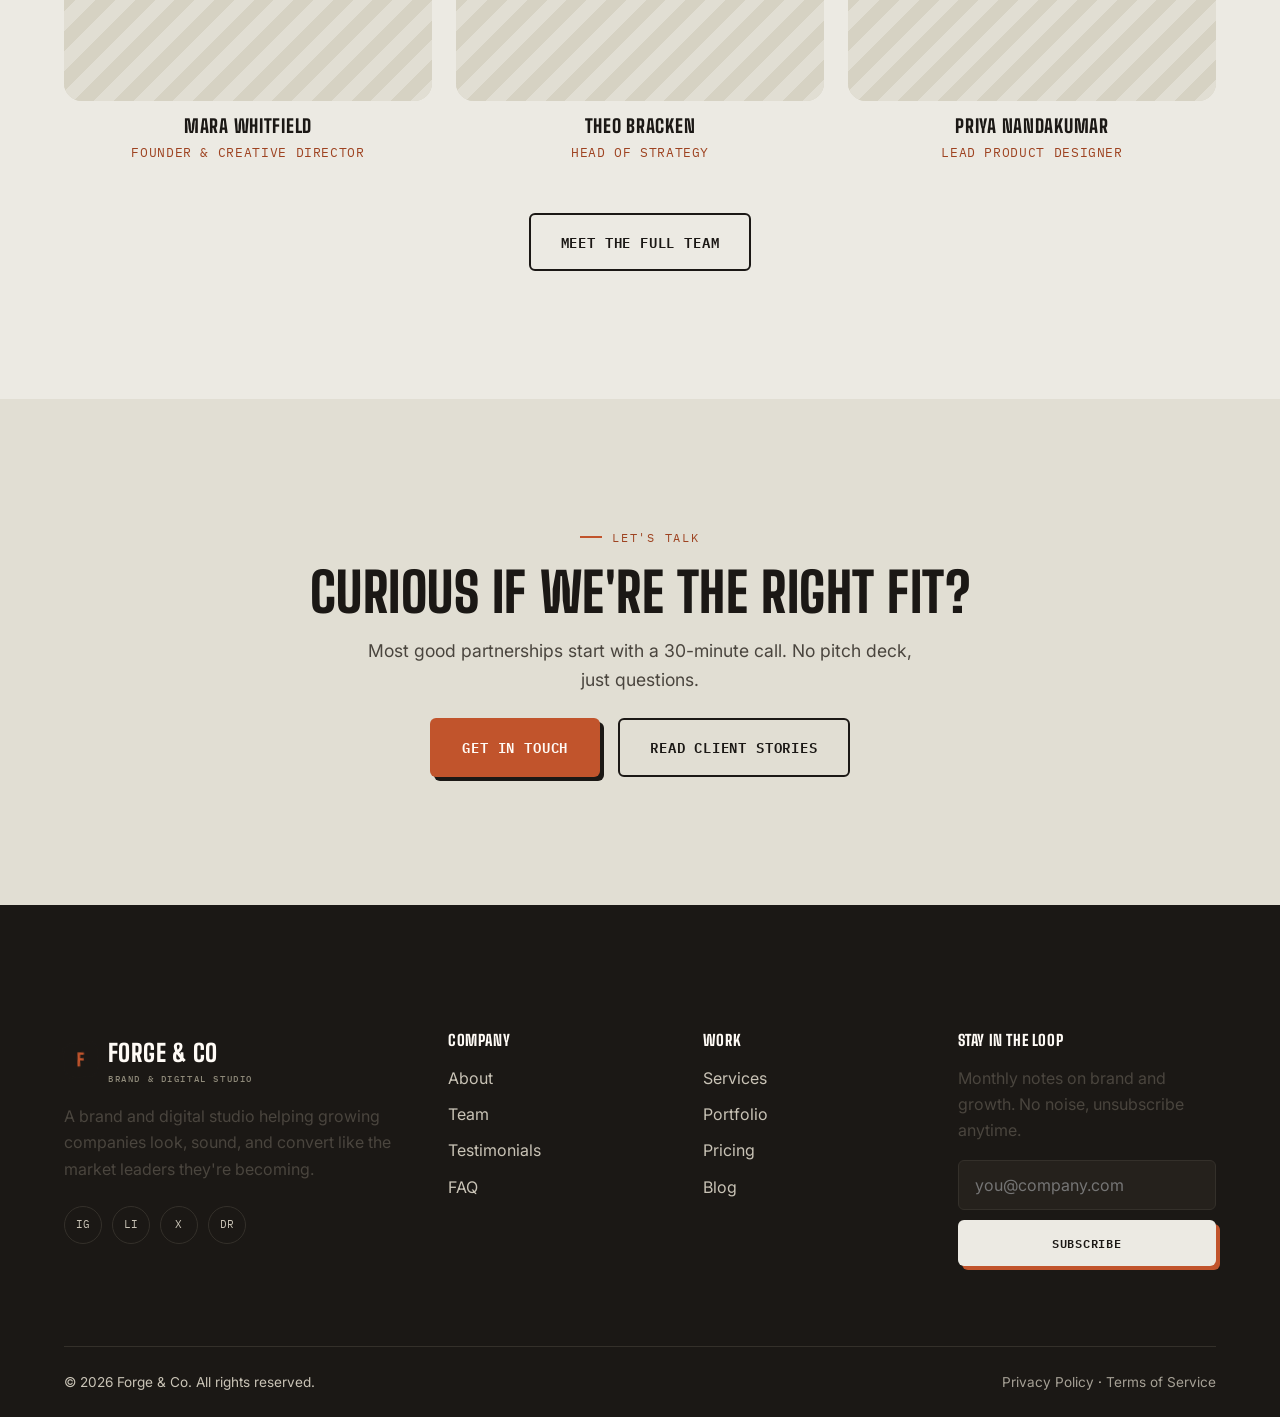
<file: agency-pro-template/about.html>
<!DOCTYPE html>
<html lang="en">
<head>
  <meta charset="UTF-8">
  <meta name="viewport" content="width=device-width, initial-scale=1.0">
  <title>About — Forge & Co</title>
  <meta name="description" content="Forge & Co is a brand and digital studio founded in 2014. Learn about our story, values, and the team behind the work.">
  <link rel="stylesheet" href="assets/css/style.css">
  <link rel="stylesheet" href="assets/css/responsive.css">
  <link rel="stylesheet" href="assets/css/animations.css">
</head>
<body>

  <header class="site-header">
    <div class="container nav-wrap">
      <a href="index.html" class="logo">
        <span class="logo-mark"><span>F</span></span>
        <span>Forge &amp; Co<small>Brand &amp; Digital Studio</small></span>
      </a>
      <nav class="nav-links">
        <a href="index.html">Home</a>
        <a href="about.html" class="is-active">About</a>
        <a href="services.html">Services</a>
        <a href="portfolio.html">Portfolio</a>
        <a href="pricing.html">Pricing</a>
        <a href="blog.html">Blog</a>
        <a href="contact.html">Contact</a>
      </nav>
      <div class="nav-cta">
        <a href="contact.html" class="btn btn-primary btn-sm">Start a Project</a>
        <button class="nav-toggle" aria-label="Toggle menu" aria-expanded="false"><span></span><span></span><span></span></button>
      </div>
    </div>
  </header>

  <main>

    <section class="page-header">
      <div class="container">
        <div class="breadcrumb"><a href="index.html">Home</a> / <span>About</span></div>
        <h1>We started in a garage.<br>We stayed for the craft.</h1>
      </div>
    </section>

    <!-- ============ STORY ============ -->
    <section class="section">
      <div class="container hero-grid">
        <div data-reveal="left">
          <span class="eyebrow">Our Story</span>
          <h2>Eleven years of building brands that hold up under pressure</h2>
          <p>Forge & Co opened in 2014 above a metal fabrication shop in Portland — which is where the name, and the obsession with craft, actually came from. We started doing identity work for two coffee roasters and a bike shop. We now work with growth-stage companies across the country, but the standard hasn't moved: every brand we touch should feel inevitable, not decorated.</p>
          <p>We're not the agency that hands you a 90-slide deck and disappears. We stay in the work — strategy, design, build, and the campaign that follows — because brands fall apart in the handoffs between vendors. Keeping it under one roof is how we keep it consistent.</p>
        </div>
        <div class="hero-art" data-reveal="right">
          <div class="ring"></div>
          <div class="plate">
            <svg viewBox="0 0 200 200" fill="none" xmlns="http://www.w3.org/2000/svg">
              <rect x="50" y="50" width="100" height="100" rx="12" stroke="#ECEAE3" stroke-width="3"/>
              <circle cx="100" cy="100" r="24" fill="#2C6E6B"/>
            </svg>
          </div>
          <span class="float-tag t1">22 Studio Members</span>
          <span class="float-tag t2">3 Office Cities</span>
        </div>
      </div>
    </section>

    <hr class="divider container">

    <!-- ============ VALUES ============ -->
    <section class="section">
      <div class="container">
        <div class="section-head">
          <span class="eyebrow">What We Believe</span>
          <h2>The values behind the work</h2>
        </div>
        <div class="value-grid" data-reveal-group>
          <div class="value-item" data-reveal="fade">
            <div class="stamp stamp--copper">01</div>
            <div><h4>Strategy First</h4><p>We don't open a design file until we know exactly what the work needs to do for your business.</p></div>
          </div>
          <div class="value-item" data-reveal="fade">
            <div class="stamp stamp--teal">02</div>
            <div><h4>Built to Last</h4><p>Trend-proof systems your internal team can run with long after the project wraps.</p></div>
          </div>
          <div class="value-item" data-reveal="fade">
            <div class="stamp">03</div>
            <div><h4>Radical Candor</h4><p>If an idea won't work, we'll tell you before it costs you a budget cycle.</p></div>
          </div>
          <div class="value-item" data-reveal="fade">
            <div class="stamp stamp--copper">04</div>
            <div><h4>One Accountable Team</h4><p>The strategist, designer, and developer on your project sit in the same stand-up — every week.</p></div>
          </div>
        </div>
      </div>
    </section>

    <div class="shear"><svg viewBox="0 0 1200 70" preserveAspectRatio="none"><polygon points="0,70 1200,0 1200,70" fill="#1B1815"/></svg></div>

    <!-- ============ STATS ============ -->
    <section class="section--ink section">
      <div class="container">
        <div class="stats-band" data-reveal-group>
          <div data-reveal="fade"><span class="stat-num" data-count="180" data-suffix="+">0</span><div class="stat-label">Projects Delivered</div></div>
          <div data-reveal="fade"><span class="stat-num" data-count="11">0</span><div class="stat-label">Years in Business</div></div>
          <div data-reveal="fade"><span class="stat-num" data-count="22">0</span><div class="stat-label">Studio Team</div></div>
          <div data-reveal="fade"><span class="stat-num" data-count="11">0</span><div class="stat-label">Industry Awards</div></div>
        </div>
      </div>
    </section>

    <div class="shear shear--ink"><svg viewBox="0 0 1200 70" preserveAspectRatio="none"><polygon points="0,0 1200,70 1200,0" fill="#ECEAE3"/></svg></div>

    <!-- ============ TEAM TEASER ============ -->
    <section class="section">
      <div class="container">
        <div class="section-head center">
          <span class="eyebrow">The Studio</span>
          <h2>A small team that ships big work</h2>
          <p>Everyone on the studio roster works directly on client projects — no account layer between you and the people doing the work.</p>
        </div>
        <div class="team-grid" data-reveal-group>
          <div class="team-card" data-reveal="scale">
            <div class="team-photo"><div class="img-placeholder"><span>Mara Whitfield</span></div></div>
            <h4>Mara Whitfield</h4><span class="team-role">Founder &amp; Creative Director</span>
          </div>
          <div class="team-card" data-reveal="scale">
            <div class="team-photo"><div class="img-placeholder"><span>Theo Bracken</span></div></div>
            <h4>Theo Bracken</h4><span class="team-role">Head of Strategy</span>
          </div>
          <div class="team-card" data-reveal="scale">
            <div class="team-photo"><div class="img-placeholder"><span>Priya Nandakumar</span></div></div>
            <h4>Priya Nandakumar</h4><span class="team-role">Lead Product Designer</span>
          </div>
        </div>
        <div class="text-center" style="margin-top:48px;">
          <a href="team.html" class="btn btn-ghost">Meet the Full Team</a>
        </div>
      </div>
    </section>

    <!-- ============ CTA ============ -->
    <section class="section section--alt cta-band">
      <div class="container">
        <span class="eyebrow" style="justify-content:center;display:flex;">Let's Talk</span>
        <h2>Curious if we're the right fit?</h2>
        <p>Most good partnerships start with a 30-minute call. No pitch deck, just questions.</p>
        <div class="cta-actions">
          <a href="contact.html" class="btn btn-primary">Get in Touch</a>
          <a href="testimonials.html" class="btn btn-ghost">Read Client Stories</a>
        </div>
      </div>
    </section>

  </main>

  <footer class="site-footer">
    <div class="container">
      <div class="footer-top">
        <div>
          <a href="index.html" class="logo"><span class="logo-mark"><span>F</span></span><span>Forge &amp; Co<small>Brand &amp; Digital Studio</small></span></a>
          <p>A brand and digital studio helping growing companies look, sound, and convert like the market leaders they're becoming.</p>
          <div class="footer-social">
            <a href="#" aria-label="Instagram">IG</a>
            <a href="#" aria-label="LinkedIn">LI</a>
            <a href="#" aria-label="X / Twitter">X</a>
            <a href="#" aria-label="Dribbble">DR</a>
          </div>
        </div>
        <div>
          <h4>Company</h4>
          <ul class="footer-links">
            <li><a href="about.html">About</a></li>
            <li><a href="team.html">Team</a></li>
            <li><a href="testimonials.html">Testimonials</a></li>
            <li><a href="faq.html">FAQ</a></li>
          </ul>
        </div>
        <div>
          <h4>Work</h4>
          <ul class="footer-links">
            <li><a href="services.html">Services</a></li>
            <li><a href="portfolio.html">Portfolio</a></li>
            <li><a href="pricing.html">Pricing</a></li>
            <li><a href="blog.html">Blog</a></li>
          </ul>
        </div>
        <div>
          <h4>Stay in the Loop</h4>
          <p>Monthly notes on brand and growth. No noise, unsubscribe anytime.</p>
          <form class="footer-newsletter" onsubmit="return false;">
            <input type="email" placeholder="you@company.com" aria-label="Email address" required>
            <button class="btn btn-light btn-block btn-sm" type="submit">Subscribe</button>
          </form>
        </div>
      </div>
      <div class="footer-bottom">
        <span>© <span data-year></span> Forge &amp; Co. All rights reserved.</span>
        <span><a href="#">Privacy Policy</a> &middot; <a href="#">Terms of Service</a></span>
      </div>
    </div>
  </footer>

  <button class="back-to-top" aria-label="Back to top">↑</button>

  <script src="assets/js/main.js"></script>
</body>
</html>
</file>
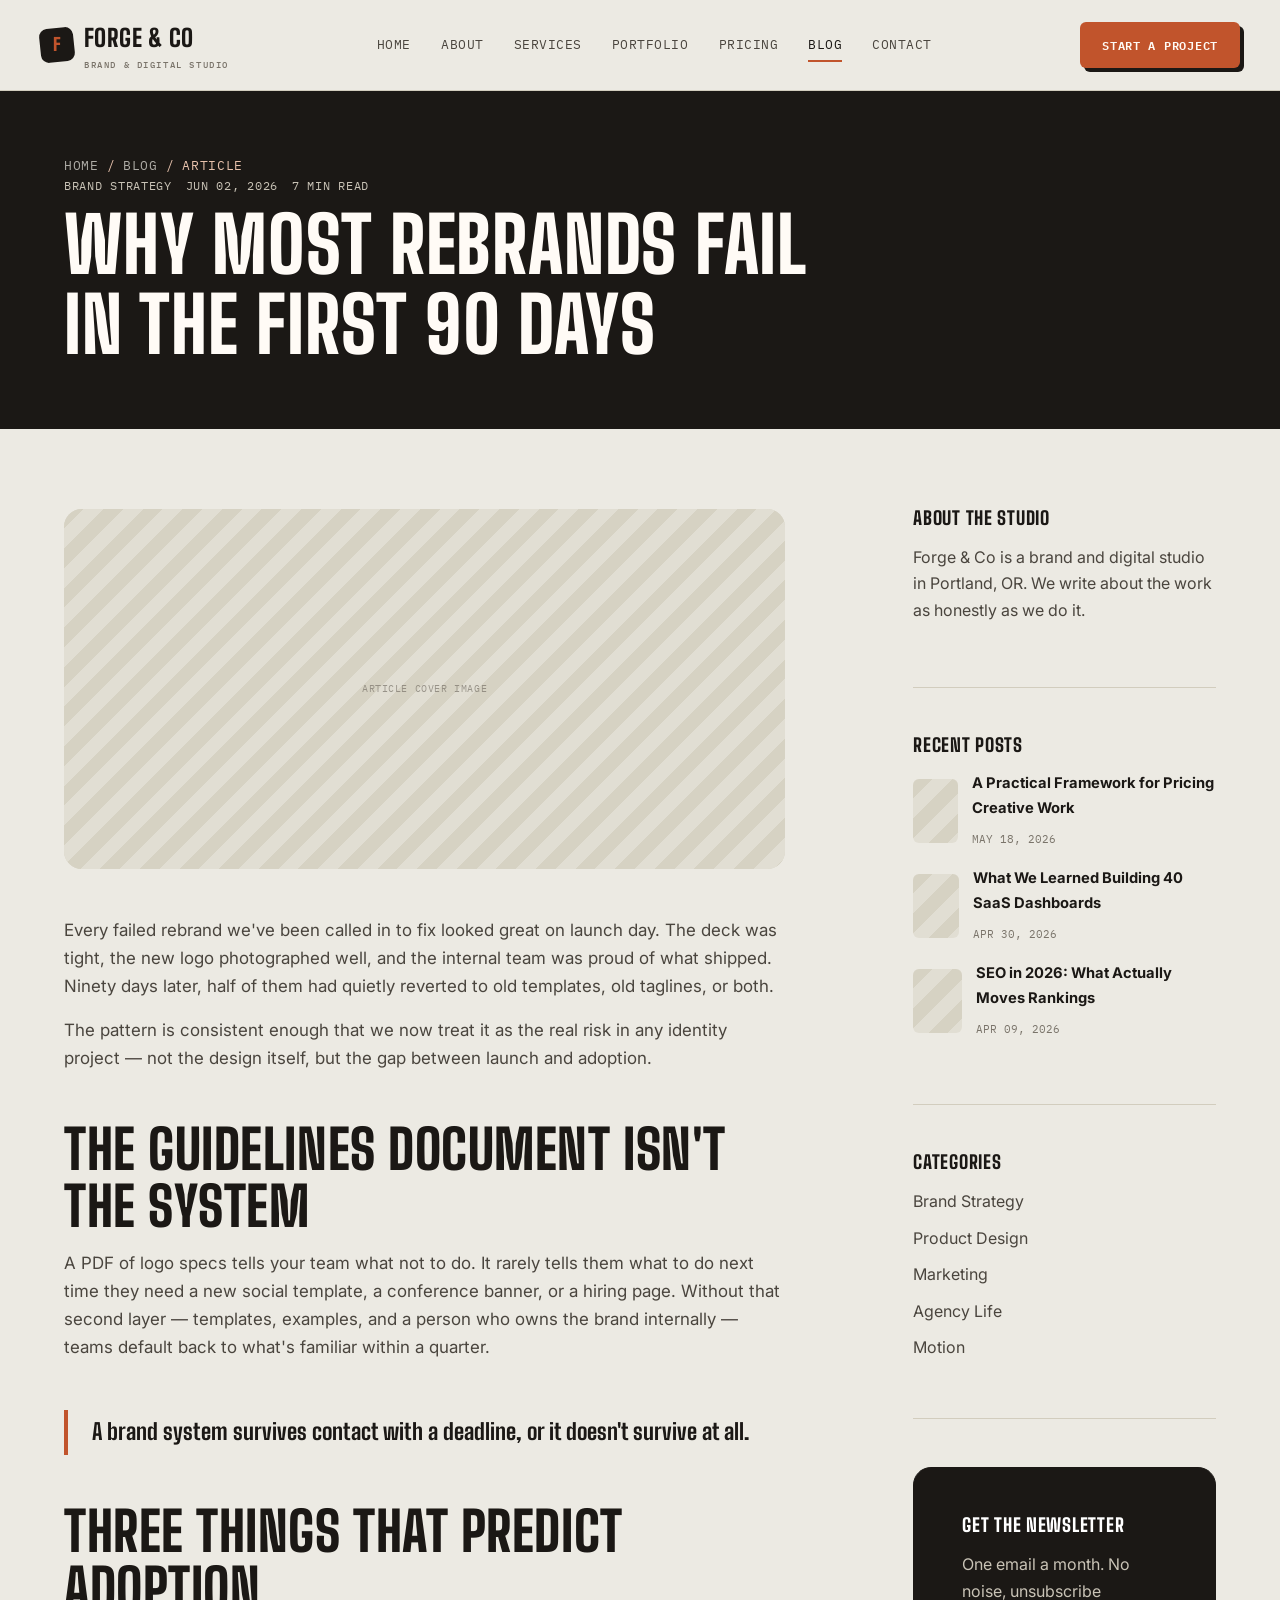
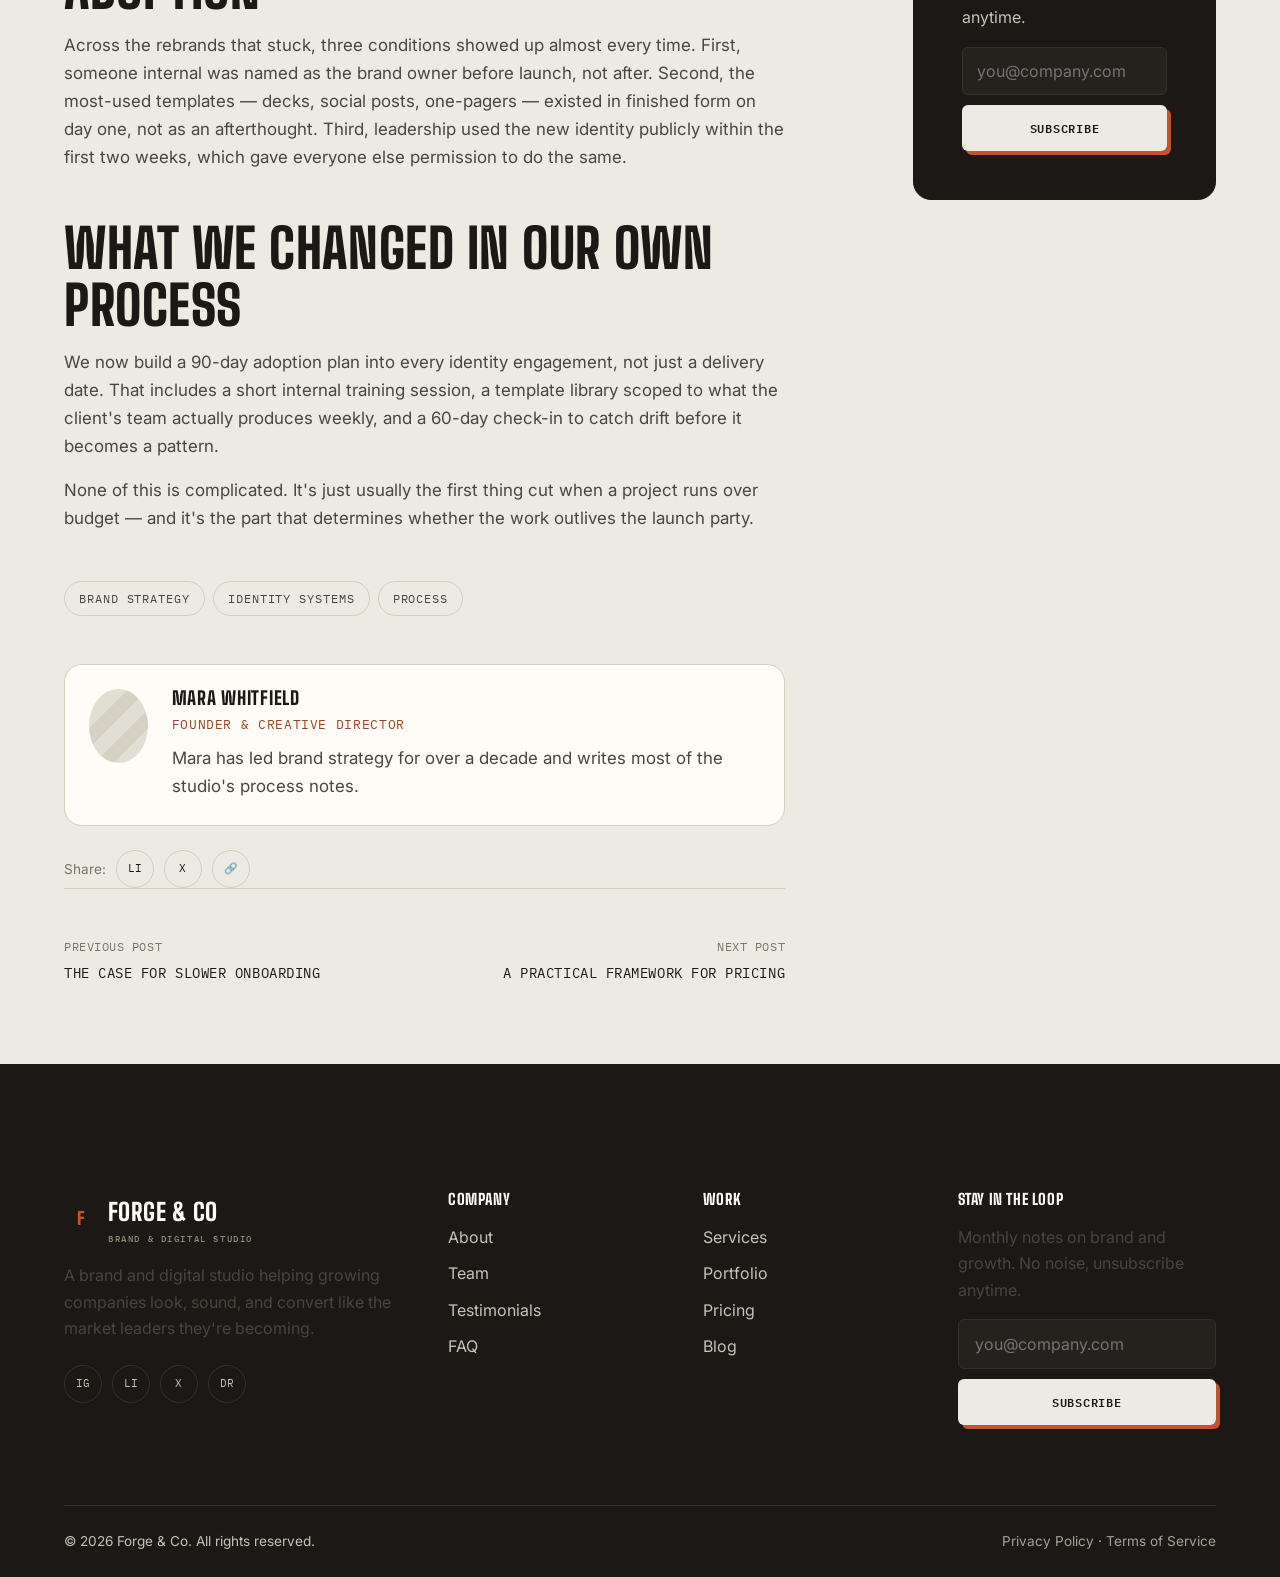
<file: agency-pro-template/blog-single.html>
<!DOCTYPE html>
<html lang="en">
<head>
  <meta charset="UTF-8">
  <meta name="viewport" content="width=device-width, initial-scale=1.0">
  <title>Why Most Rebrands Fail in the First 90 Days — Forge & Co</title>
  <meta name="description" content="The work usually isn't the problem. It's what happens — or doesn't — right after launch.">
  <link rel="stylesheet" href="assets/css/style.css">
  <link rel="stylesheet" href="assets/css/responsive.css">
  <link rel="stylesheet" href="assets/css/animations.css">
</head>
<body>

  <header class="site-header">
    <div class="container nav-wrap">
      <a href="index.html" class="logo">
        <span class="logo-mark"><span>F</span></span>
        <span>Forge &amp; Co<small>Brand &amp; Digital Studio</small></span>
      </a>
      <nav class="nav-links">
        <a href="index.html">Home</a>
        <a href="about.html">About</a>
        <a href="services.html">Services</a>
        <a href="portfolio.html">Portfolio</a>
        <a href="pricing.html">Pricing</a>
        <a href="blog.html" class="is-active">Blog</a>
        <a href="contact.html">Contact</a>
      </nav>
      <div class="nav-cta">
        <a href="contact.html" class="btn btn-primary btn-sm">Start a Project</a>
        <button class="nav-toggle" aria-label="Toggle menu" aria-expanded="false"><span></span><span></span><span></span></button>
      </div>
    </div>
  </header>

  <main>

    <section class="page-header">
      <div class="container">
        <div class="breadcrumb"><a href="index.html">Home</a> / <a href="blog.html">Blog</a> / <span>Article</span></div>
        <div class="blog-meta" style="color:#C9C3B6;"><span>Brand Strategy</span><span>Jun 02, 2026</span><span>7 min read</span></div>
        <h1 style="margin-top:10px;max-width:760px;">Why Most Rebrands Fail in the First 90 Days</h1>
      </div>
    </section>

    <section class="section--tight">
      <div class="container post-layout">

        <article class="post-body">
          <div class="post-cover"><div class="img-placeholder"><span>Article Cover Image</span></div></div>

          <p>Every failed rebrand we've been called in to fix looked great on launch day. The deck was tight, the new logo photographed well, and the internal team was proud of what shipped. Ninety days later, half of them had quietly reverted to old templates, old taglines, or both.</p>

          <p>The pattern is consistent enough that we now treat it as the real risk in any identity project — not the design itself, but the gap between launch and adoption.</p>

          <h2>The guidelines document isn't the system</h2>
          <p>A PDF of logo specs tells your team what not to do. It rarely tells them what to do next time they need a new social template, a conference banner, or a hiring page. Without that second layer — templates, examples, and a person who owns the brand internally — teams default back to what's familiar within a quarter.</p>

          <blockquote>A brand system survives contact with a deadline, or it doesn't survive at all.</blockquote>

          <h2>Three things that predict adoption</h2>
          <p>Across the rebrands that stuck, three conditions showed up almost every time. First, someone internal was named as the brand owner before launch, not after. Second, the most-used templates — decks, social posts, one-pagers — existed in finished form on day one, not as an afterthought. Third, leadership used the new identity publicly within the first two weeks, which gave everyone else permission to do the same.</p>

          <h2>What we changed in our own process</h2>
          <p>We now build a 90-day adoption plan into every identity engagement, not just a delivery date. That includes a short internal training session, a template library scoped to what the client's team actually produces weekly, and a 60-day check-in to catch drift before it becomes a pattern.</p>

          <p>None of this is complicated. It's just usually the first thing cut when a project runs over budget — and it's the part that determines whether the work outlives the launch party.</p>

          <div class="post-tags">
            <span class="tag">Brand Strategy</span>
            <span class="tag">Identity Systems</span>
            <span class="tag">Process</span>
          </div>

          <div class="author-box">
            <div class="img-placeholder" style="width:74px;height:74px;border-radius:50%;"><span></span></div>
            <div>
              <h4 style="margin-bottom:2px;">Mara Whitfield</h4>
              <span class="team-role">Founder &amp; Creative Director</span>
              <p style="margin-top:8px;margin-bottom:0;">Mara has led brand strategy for over a decade and writes most of the studio's process notes.</p>
            </div>
          </div>

          <div class="share-row">
            <span class="form-note" style="margin:0;">Share:</span>
            <a href="#" aria-label="Share on LinkedIn">LI</a>
            <a href="#" aria-label="Share on X / Twitter">X</a>
            <a href="#" aria-label="Copy link">🔗</a>
          </div>

          <div class="project-nav">
            <a href="blog-single.html"><span>Previous Post</span><span>The Case for Slower Onboarding</span></a>
            <a href="blog-single.html" class="next"><span>Next Post</span><span>A Practical Framework for Pricing</span></a>
          </div>
        </article>

        <aside>
          <div class="sidebar-block">
            <h4>About the Studio</h4>
            <p>Forge & Co is a brand and digital studio in Portland, OR. We write about the work as honestly as we do it.</p>
          </div>

          <div class="sidebar-block">
            <h4>Recent Posts</h4>
            <div class="sidebar-post">
              <div class="img-placeholder" style="width:64px;height:64px;border-radius:6px;"><span></span></div>
              <div><h5>A Practical Framework for Pricing Creative Work</h5><span>May 18, 2026</span></div>
            </div>
            <div class="sidebar-post">
              <div class="img-placeholder" style="width:64px;height:64px;border-radius:6px;"><span></span></div>
              <div><h5>What We Learned Building 40 SaaS Dashboards</h5><span>Apr 30, 2026</span></div>
            </div>
            <div class="sidebar-post">
              <div class="img-placeholder" style="width:64px;height:64px;border-radius:6px;"><span></span></div>
              <div><h5>SEO in 2026: What Actually Moves Rankings</h5><span>Apr 09, 2026</span></div>
            </div>
          </div>

          <div class="sidebar-block">
            <h4>Categories</h4>
            <ul class="footer-links" style="color:var(--ink-soft);">
              <li><a href="blog.html">Brand Strategy</a></li>
              <li><a href="blog.html">Product Design</a></li>
              <li><a href="blog.html">Marketing</a></li>
              <li><a href="blog.html">Agency Life</a></li>
              <li><a href="blog.html">Motion</a></li>
            </ul>
          </div>

          <div class="card" style="background:var(--ink);border-color:var(--ink);">
            <h4 style="color:#fff;">Get the Newsletter</h4>
            <p style="color:#C9C3B6;">One email a month. No noise, unsubscribe anytime.</p>
            <form onsubmit="return false;">
              <input type="email" placeholder="you@company.com" aria-label="Email address" required style="width:100%;padding:13px 14px;border-radius:6px;border:1px solid #34302A;background:#25211C;color:#fff;margin-bottom:10px;">
              <button type="submit" class="btn btn-light btn-block btn-sm">Subscribe</button>
            </form>
          </div>
        </aside>

      </div>
    </section>

  </main>

  <footer class="site-footer">
    <div class="container">
      <div class="footer-top">
        <div>
          <a href="index.html" class="logo"><span class="logo-mark"><span>F</span></span><span>Forge &amp; Co<small>Brand &amp; Digital Studio</small></span></a>
          <p>A brand and digital studio helping growing companies look, sound, and convert like the market leaders they're becoming.</p>
          <div class="footer-social">
            <a href="#" aria-label="Instagram">IG</a>
            <a href="#" aria-label="LinkedIn">LI</a>
            <a href="#" aria-label="X / Twitter">X</a>
            <a href="#" aria-label="Dribbble">DR</a>
          </div>
        </div>
        <div>
          <h4>Company</h4>
          <ul class="footer-links">
            <li><a href="about.html">About</a></li>
            <li><a href="team.html">Team</a></li>
            <li><a href="testimonials.html">Testimonials</a></li>
            <li><a href="faq.html">FAQ</a></li>
          </ul>
        </div>
        <div>
          <h4>Work</h4>
          <ul class="footer-links">
            <li><a href="services.html">Services</a></li>
            <li><a href="portfolio.html">Portfolio</a></li>
            <li><a href="pricing.html">Pricing</a></li>
            <li><a href="blog.html">Blog</a></li>
          </ul>
        </div>
        <div>
          <h4>Stay in the Loop</h4>
          <p>Monthly notes on brand and growth. No noise, unsubscribe anytime.</p>
          <form class="footer-newsletter" onsubmit="return false;">
            <input type="email" placeholder="you@company.com" aria-label="Email address" required>
            <button class="btn btn-light btn-block btn-sm" type="submit">Subscribe</button>
          </form>
        </div>
      </div>
      <div class="footer-bottom">
        <span>© <span data-year></span> Forge &amp; Co. All rights reserved.</span>
        <span><a href="#">Privacy Policy</a> &middot; <a href="#">Terms of Service</a></span>
      </div>
    </div>
  </footer>

  <button class="back-to-top" aria-label="Back to top">↑</button>

  <script src="assets/js/main.js"></script>
</body>
</html>
</file>
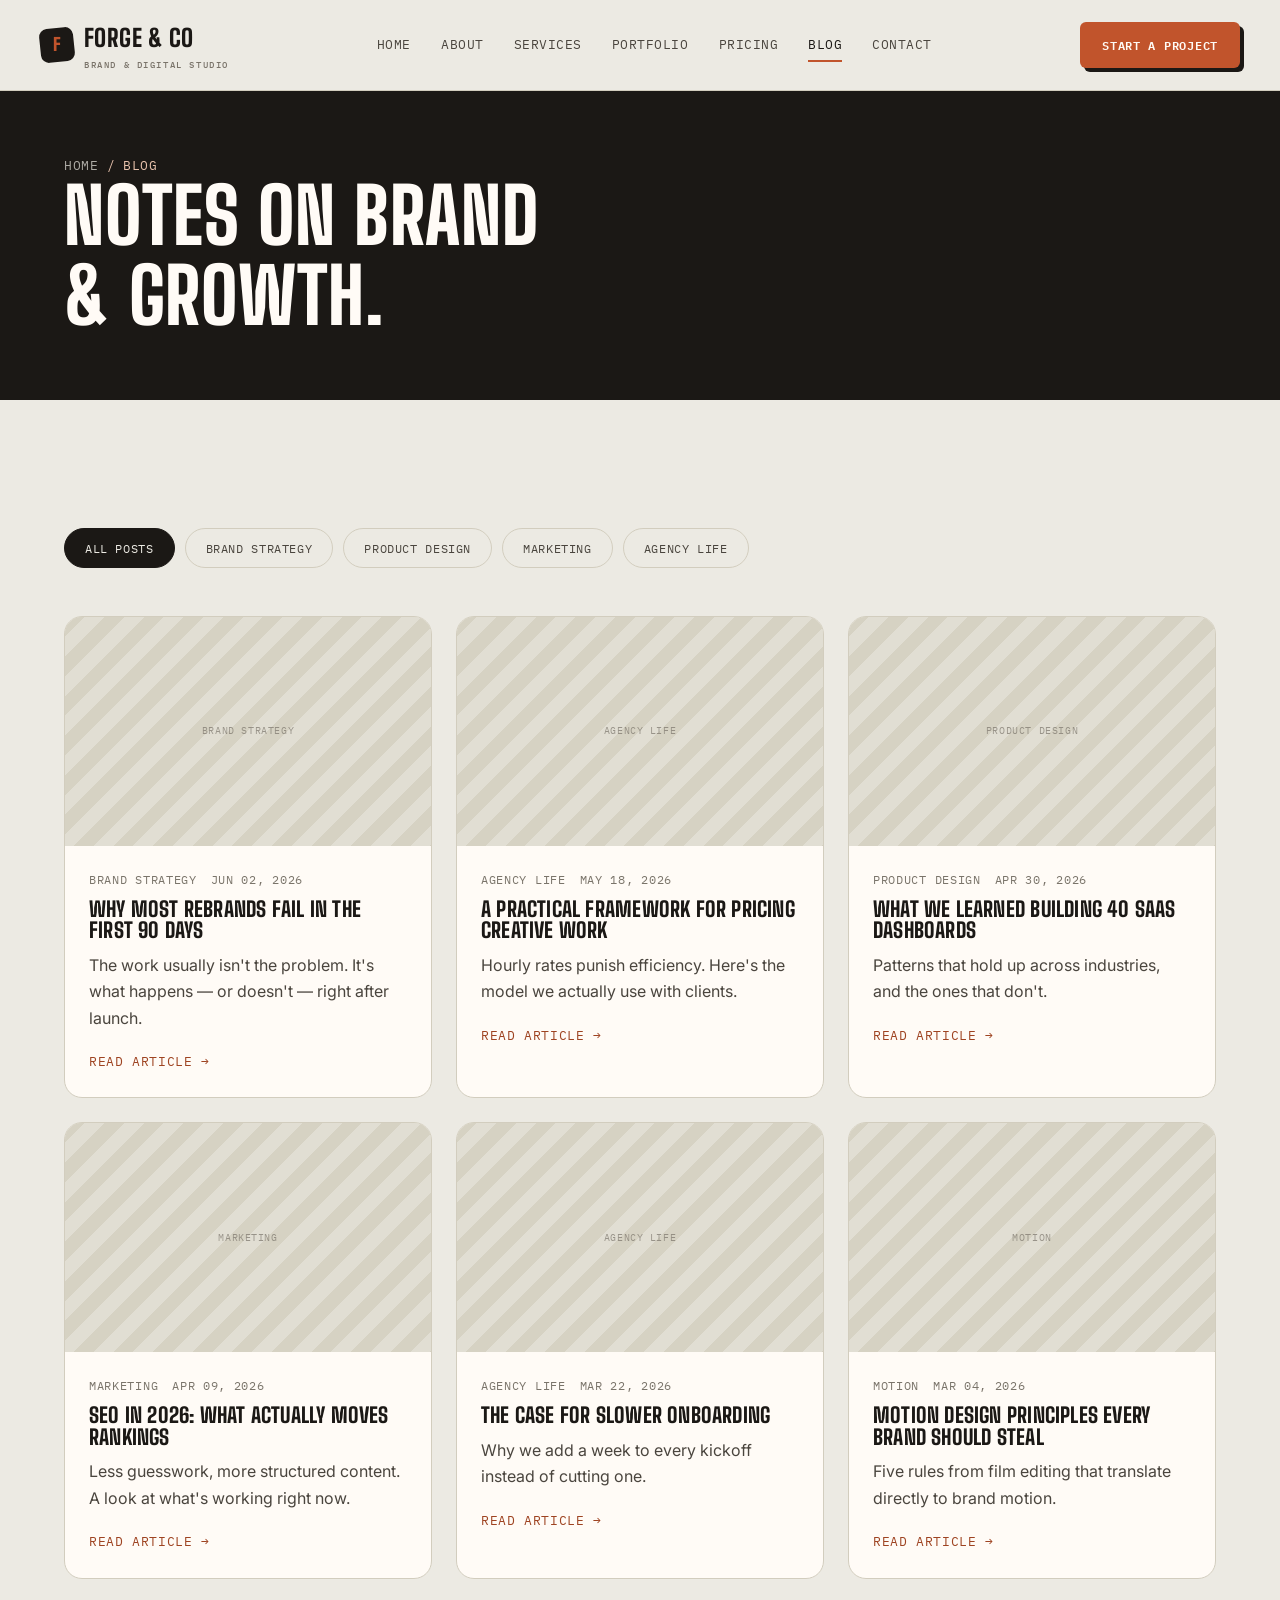
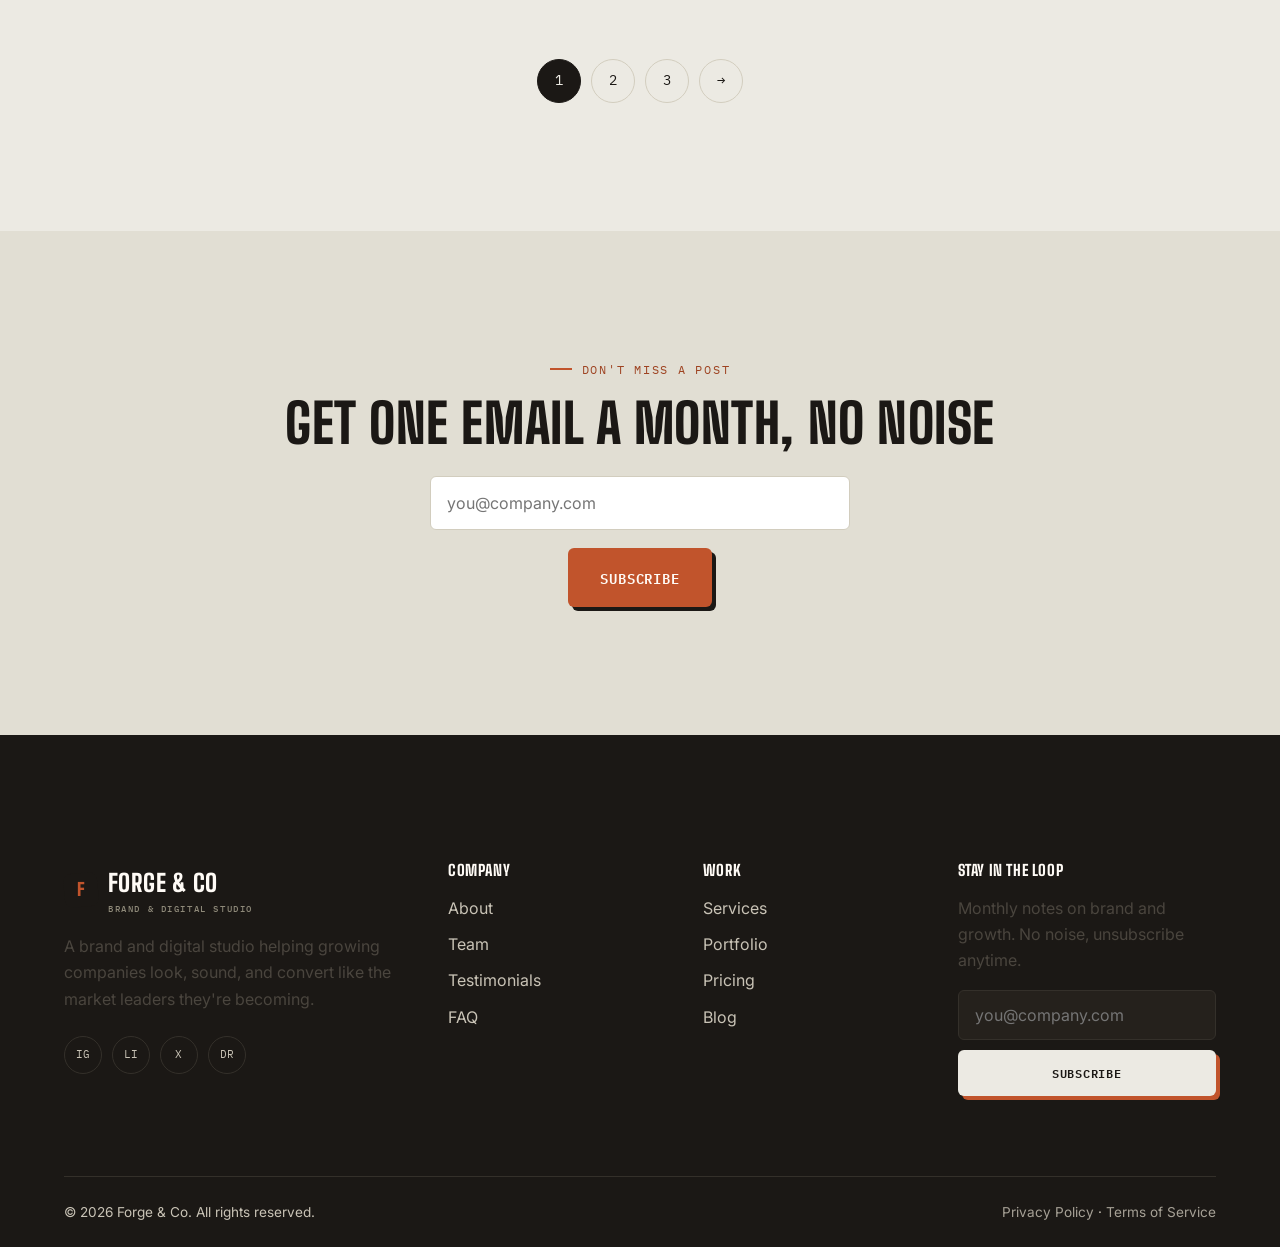
<file: agency-pro-template/blog.html>
<!DOCTYPE html>
<html lang="en">
<head>
  <meta charset="UTF-8">
  <meta name="viewport" content="width=device-width, initial-scale=1.0">
  <title>Blog — Forge & Co</title>
  <meta name="description" content="Notes on brand strategy, product design, and growth marketing from the Forge & Co studio.">
  <link rel="stylesheet" href="assets/css/style.css">
  <link rel="stylesheet" href="assets/css/responsive.css">
  <link rel="stylesheet" href="assets/css/animations.css">
</head>
<body>

  <header class="site-header">
    <div class="container nav-wrap">
      <a href="index.html" class="logo">
        <span class="logo-mark"><span>F</span></span>
        <span>Forge &amp; Co<small>Brand &amp; Digital Studio</small></span>
      </a>
      <nav class="nav-links">
        <a href="index.html">Home</a>
        <a href="about.html">About</a>
        <a href="services.html">Services</a>
        <a href="portfolio.html">Portfolio</a>
        <a href="pricing.html">Pricing</a>
        <a href="blog.html" class="is-active">Blog</a>
        <a href="contact.html">Contact</a>
      </nav>
      <div class="nav-cta">
        <a href="contact.html" class="btn btn-primary btn-sm">Start a Project</a>
        <button class="nav-toggle" aria-label="Toggle menu" aria-expanded="false"><span></span><span></span><span></span></button>
      </div>
    </div>
  </header>

  <main>

    <section class="page-header">
      <div class="container">
        <div class="breadcrumb"><a href="index.html">Home</a> / <span>Blog</span></div>
        <h1>Notes on brand<br>&amp; growth.</h1>
      </div>
    </section>

    <section class="section">
      <div class="container">

        <div class="portfolio-filters">
          <button class="filter-btn is-active">All Posts</button>
          <button class="filter-btn">Brand Strategy</button>
          <button class="filter-btn">Product Design</button>
          <button class="filter-btn">Marketing</button>
          <button class="filter-btn">Agency Life</button>
        </div>

        <div class="blog-grid" data-reveal-group>
          <article class="blog-card" data-reveal="fade">
            <div class="blog-thumb"><div class="img-placeholder"><span>Brand Strategy</span></div></div>
            <div class="blog-body">
              <div class="blog-meta"><span>Brand Strategy</span><span>Jun 02, 2026</span></div>
              <h3><a href="blog-single.html">Why Most Rebrands Fail in the First 90 Days</a></h3>
              <p>The work usually isn't the problem. It's what happens — or doesn't — right after launch.</p>
              <a href="blog-single.html" class="blog-read">Read Article →</a>
            </div>
          </article>

          <article class="blog-card" data-reveal="fade">
            <div class="blog-thumb"><div class="img-placeholder"><span>Agency Life</span></div></div>
            <div class="blog-body">
              <div class="blog-meta"><span>Agency Life</span><span>May 18, 2026</span></div>
              <h3><a href="blog-single.html">A Practical Framework for Pricing Creative Work</a></h3>
              <p>Hourly rates punish efficiency. Here's the model we actually use with clients.</p>
              <a href="blog-single.html" class="blog-read">Read Article →</a>
            </div>
          </article>

          <article class="blog-card" data-reveal="fade">
            <div class="blog-thumb"><div class="img-placeholder"><span>Product Design</span></div></div>
            <div class="blog-body">
              <div class="blog-meta"><span>Product Design</span><span>Apr 30, 2026</span></div>
              <h3><a href="blog-single.html">What We Learned Building 40 SaaS Dashboards</a></h3>
              <p>Patterns that hold up across industries, and the ones that don't.</p>
              <a href="blog-single.html" class="blog-read">Read Article →</a>
            </div>
          </article>

          <article class="blog-card" data-reveal="fade">
            <div class="blog-thumb"><div class="img-placeholder"><span>Marketing</span></div></div>
            <div class="blog-body">
              <div class="blog-meta"><span>Marketing</span><span>Apr 09, 2026</span></div>
              <h3><a href="blog-single.html">SEO in 2026: What Actually Moves Rankings</a></h3>
              <p>Less guesswork, more structured content. A look at what's working right now.</p>
              <a href="blog-single.html" class="blog-read">Read Article →</a>
            </div>
          </article>

          <article class="blog-card" data-reveal="fade">
            <div class="blog-thumb"><div class="img-placeholder"><span>Agency Life</span></div></div>
            <div class="blog-body">
              <div class="blog-meta"><span>Agency Life</span><span>Mar 22, 2026</span></div>
              <h3><a href="blog-single.html">The Case for Slower Onboarding</a></h3>
              <p>Why we add a week to every kickoff instead of cutting one.</p>
              <a href="blog-single.html" class="blog-read">Read Article →</a>
            </div>
          </article>

          <article class="blog-card" data-reveal="fade">
            <div class="blog-thumb"><div class="img-placeholder"><span>Motion</span></div></div>
            <div class="blog-body">
              <div class="blog-meta"><span>Motion</span><span>Mar 04, 2026</span></div>
              <h3><a href="blog-single.html">Motion Design Principles Every Brand Should Steal</a></h3>
              <p>Five rules from film editing that translate directly to brand motion.</p>
              <a href="blog-single.html" class="blog-read">Read Article →</a>
            </div>
          </article>
        </div>

        <div class="pagination">
          <a href="#" class="is-active">1</a>
          <a href="#">2</a>
          <a href="#">3</a>
          <a href="#">→</a>
        </div>

      </div>
    </section>

    <section class="section section--alt cta-band">
      <div class="container">
        <span class="eyebrow" style="justify-content:center;display:flex;">Don't Miss a Post</span>
        <h2>Get one email a month, no noise</h2>
        <form class="cta-actions" onsubmit="return false;" style="max-width:420px;margin:24px auto 0;">
          <input type="email" placeholder="you@company.com" aria-label="Email address" required style="flex:1;padding:16px;border-radius:6px;border:1px solid var(--line);">
          <button type="submit" class="btn btn-primary">Subscribe</button>
        </form>
      </div>
    </section>

  </main>

  <footer class="site-footer">
    <div class="container">
      <div class="footer-top">
        <div>
          <a href="index.html" class="logo"><span class="logo-mark"><span>F</span></span><span>Forge &amp; Co<small>Brand &amp; Digital Studio</small></span></a>
          <p>A brand and digital studio helping growing companies look, sound, and convert like the market leaders they're becoming.</p>
          <div class="footer-social">
            <a href="#" aria-label="Instagram">IG</a>
            <a href="#" aria-label="LinkedIn">LI</a>
            <a href="#" aria-label="X / Twitter">X</a>
            <a href="#" aria-label="Dribbble">DR</a>
          </div>
        </div>
        <div>
          <h4>Company</h4>
          <ul class="footer-links">
            <li><a href="about.html">About</a></li>
            <li><a href="team.html">Team</a></li>
            <li><a href="testimonials.html">Testimonials</a></li>
            <li><a href="faq.html">FAQ</a></li>
          </ul>
        </div>
        <div>
          <h4>Work</h4>
          <ul class="footer-links">
            <li><a href="services.html">Services</a></li>
            <li><a href="portfolio.html">Portfolio</a></li>
            <li><a href="pricing.html">Pricing</a></li>
            <li><a href="blog.html">Blog</a></li>
          </ul>
        </div>
        <div>
          <h4>Stay in the Loop</h4>
          <p>Monthly notes on brand and growth. No noise, unsubscribe anytime.</p>
          <form class="footer-newsletter" onsubmit="return false;">
            <input type="email" placeholder="you@company.com" aria-label="Email address" required>
            <button class="btn btn-light btn-block btn-sm" type="submit">Subscribe</button>
          </form>
        </div>
      </div>
      <div class="footer-bottom">
        <span>© <span data-year></span> Forge &amp; Co. All rights reserved.</span>
        <span><a href="#">Privacy Policy</a> &middot; <a href="#">Terms of Service</a></span>
      </div>
    </div>
  </footer>

  <button class="back-to-top" aria-label="Back to top">↑</button>

  <script src="assets/js/main.js"></script>
</body>
</html>
</file>
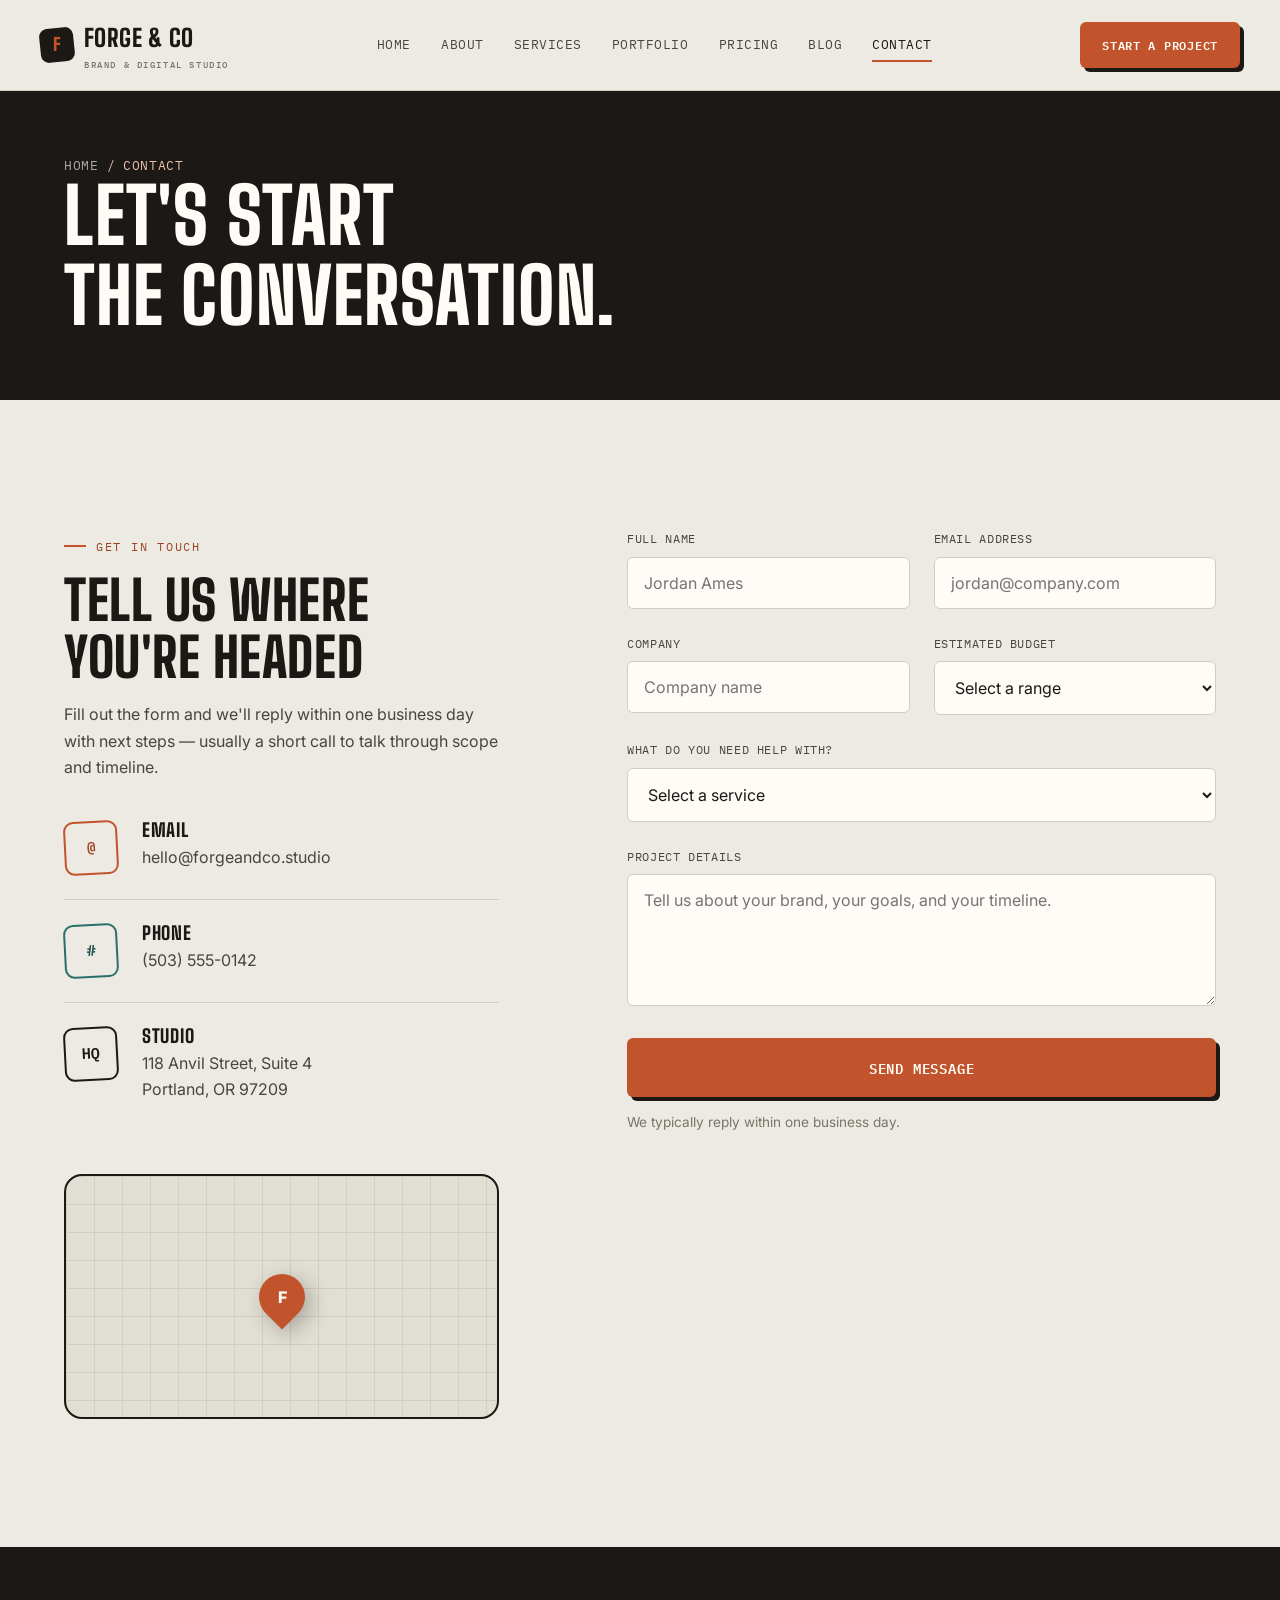
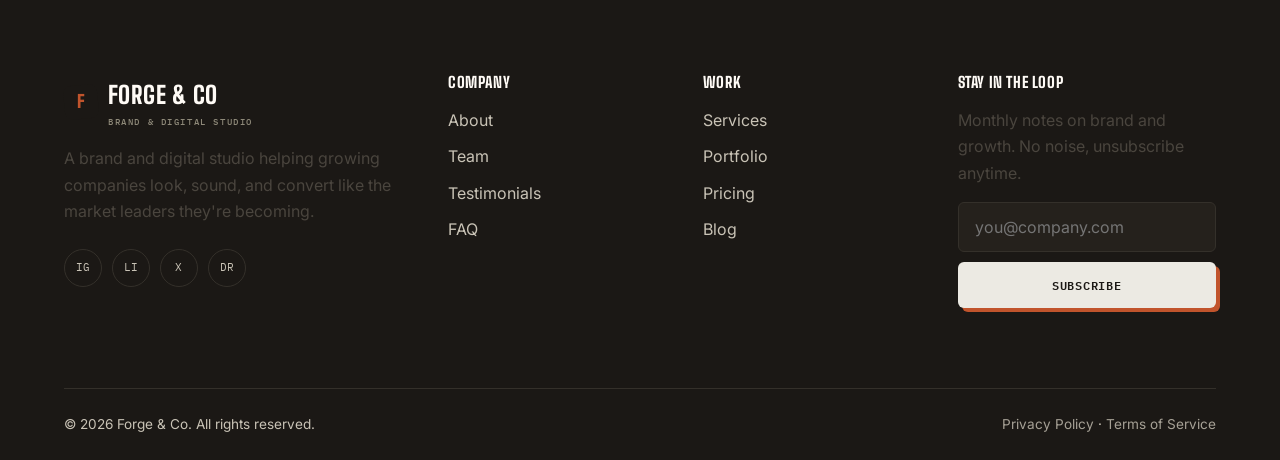
<file: agency-pro-template/contact.html>
<!DOCTYPE html>
<html lang="en">
<head>
  <meta charset="UTF-8">
  <meta name="viewport" content="width=device-width, initial-scale=1.0">
  <title>Contact — Forge & Co</title>
  <meta name="description" content="Start a project with Forge & Co. Tell us about your brand and we'll follow up within one business day.">
  <link rel="stylesheet" href="assets/css/style.css">
  <link rel="stylesheet" href="assets/css/responsive.css">
  <link rel="stylesheet" href="assets/css/animations.css">
</head>
<body>

  <header class="site-header">
    <div class="container nav-wrap">
      <a href="index.html" class="logo">
        <span class="logo-mark"><span>F</span></span>
        <span>Forge &amp; Co<small>Brand &amp; Digital Studio</small></span>
      </a>
      <nav class="nav-links">
        <a href="index.html">Home</a>
        <a href="about.html">About</a>
        <a href="services.html">Services</a>
        <a href="portfolio.html">Portfolio</a>
        <a href="pricing.html">Pricing</a>
        <a href="blog.html">Blog</a>
        <a href="contact.html" class="is-active">Contact</a>
      </nav>
      <div class="nav-cta">
        <a href="contact.html" class="btn btn-primary btn-sm">Start a Project</a>
        <button class="nav-toggle" aria-label="Toggle menu" aria-expanded="false"><span></span><span></span><span></span></button>
      </div>
    </div>
  </header>

  <main>

    <section class="page-header">
      <div class="container">
        <div class="breadcrumb"><a href="index.html">Home</a> / <span>Contact</span></div>
        <h1>Let's start<br>the conversation.</h1>
      </div>
    </section>

    <section class="section">
      <div class="container contact-grid">

        <div data-reveal="left">
          <span class="eyebrow">Get in Touch</span>
          <h2>Tell us where you're headed</h2>
          <p>Fill out the form and we'll reply within one business day with next steps — usually a short call to talk through scope and timeline.</p>

          <div style="margin-top:40px;">
            <div class="contact-info-item">
              <div class="stamp stamp--copper">@</div>
              <div><h4>Email</h4><p>hello@forgeandco.studio</p></div>
            </div>
            <div class="contact-info-item">
              <div class="stamp stamp--teal">#</div>
              <div><h4>Phone</h4><p>(503) 555-0142</p></div>
            </div>
            <div class="contact-info-item">
              <div class="stamp">HQ</div>
              <div><h4>Studio</h4><p>118 Anvil Street, Suite 4<br>Portland, OR 97209</p></div>
            </div>
          </div>

          <div class="map-block">
            <div class="pin"><span>F</span></div>
          </div>
        </div>

        <div data-reveal="right">
          <form id="contact-form" novalidate>
            <div class="form-row">
              <div class="form-group">
                <label for="name">Full Name</label>
                <input type="text" id="name" name="name" data-required placeholder="Jordan Ames">
                <span class="field-error">Please enter your name.</span>
              </div>
              <div class="form-group">
                <label for="email">Email Address</label>
                <input type="email" id="email" name="email" data-required placeholder="jordan@company.com">
                <span class="field-error">Please enter a valid email address.</span>
              </div>
            </div>
            <div class="form-row">
              <div class="form-group">
                <label for="company">Company</label>
                <input type="text" id="company" name="company" placeholder="Company name">
              </div>
              <div class="form-group">
                <label for="budget">Estimated Budget</label>
                <select id="budget" name="budget">
                  <option value="">Select a range</option>
                  <option>Under $5,000</option>
                  <option>$5,000 – $15,000</option>
                  <option>$15,000 – $50,000</option>
                  <option>$50,000+</option>
                </select>
              </div>
            </div>
            <div class="form-group">
              <label for="service">What do you need help with?</label>
              <select id="service" name="service">
                <option value="">Select a service</option>
                <option>Brand Identity &amp; Strategy</option>
                <option>Web Design &amp; Development</option>
                <option>Digital Marketing &amp; SEO</option>
                <option>UI/UX &amp; Product Design</option>
                <option>Content &amp; Social Strategy</option>
                <option>Motion &amp; Video Production</option>
                <option>Not sure yet</option>
              </select>
            </div>
            <div class="form-group">
              <label for="message">Project Details</label>
              <textarea id="message" name="message" rows="5" data-required placeholder="Tell us about your brand, your goals, and your timeline."></textarea>
              <span class="field-error">Please share a few details about your project.</span>
            </div>
            <button type="submit" class="btn btn-primary btn-block">Send Message</button>
            <p class="form-note" style="margin-top:14px;">We typically reply within one business day.</p>
            <div class="form-status"></div>
          </form>
        </div>

      </div>
    </section>

  </main>

  <footer class="site-footer">
    <div class="container">
      <div class="footer-top">
        <div>
          <a href="index.html" class="logo"><span class="logo-mark"><span>F</span></span><span>Forge &amp; Co<small>Brand &amp; Digital Studio</small></span></a>
          <p>A brand and digital studio helping growing companies look, sound, and convert like the market leaders they're becoming.</p>
          <div class="footer-social">
            <a href="#" aria-label="Instagram">IG</a>
            <a href="#" aria-label="LinkedIn">LI</a>
            <a href="#" aria-label="X / Twitter">X</a>
            <a href="#" aria-label="Dribbble">DR</a>
          </div>
        </div>
        <div>
          <h4>Company</h4>
          <ul class="footer-links">
            <li><a href="about.html">About</a></li>
            <li><a href="team.html">Team</a></li>
            <li><a href="testimonials.html">Testimonials</a></li>
            <li><a href="faq.html">FAQ</a></li>
          </ul>
        </div>
        <div>
          <h4>Work</h4>
          <ul class="footer-links">
            <li><a href="services.html">Services</a></li>
            <li><a href="portfolio.html">Portfolio</a></li>
            <li><a href="pricing.html">Pricing</a></li>
            <li><a href="blog.html">Blog</a></li>
          </ul>
        </div>
        <div>
          <h4>Stay in the Loop</h4>
          <p>Monthly notes on brand and growth. No noise, unsubscribe anytime.</p>
          <form class="footer-newsletter" onsubmit="return false;">
            <input type="email" placeholder="you@company.com" aria-label="Email address" required>
            <button class="btn btn-light btn-block btn-sm" type="submit">Subscribe</button>
          </form>
        </div>
      </div>
      <div class="footer-bottom">
        <span>© <span data-year></span> Forge &amp; Co. All rights reserved.</span>
        <span><a href="#">Privacy Policy</a> &middot; <a href="#">Terms of Service</a></span>
      </div>
    </div>
  </footer>

  <button class="back-to-top" aria-label="Back to top">↑</button>

  <script src="assets/js/main.js"></script>
  <script src="assets/js/contact-form.js"></script>
</body>
</html>
</file>
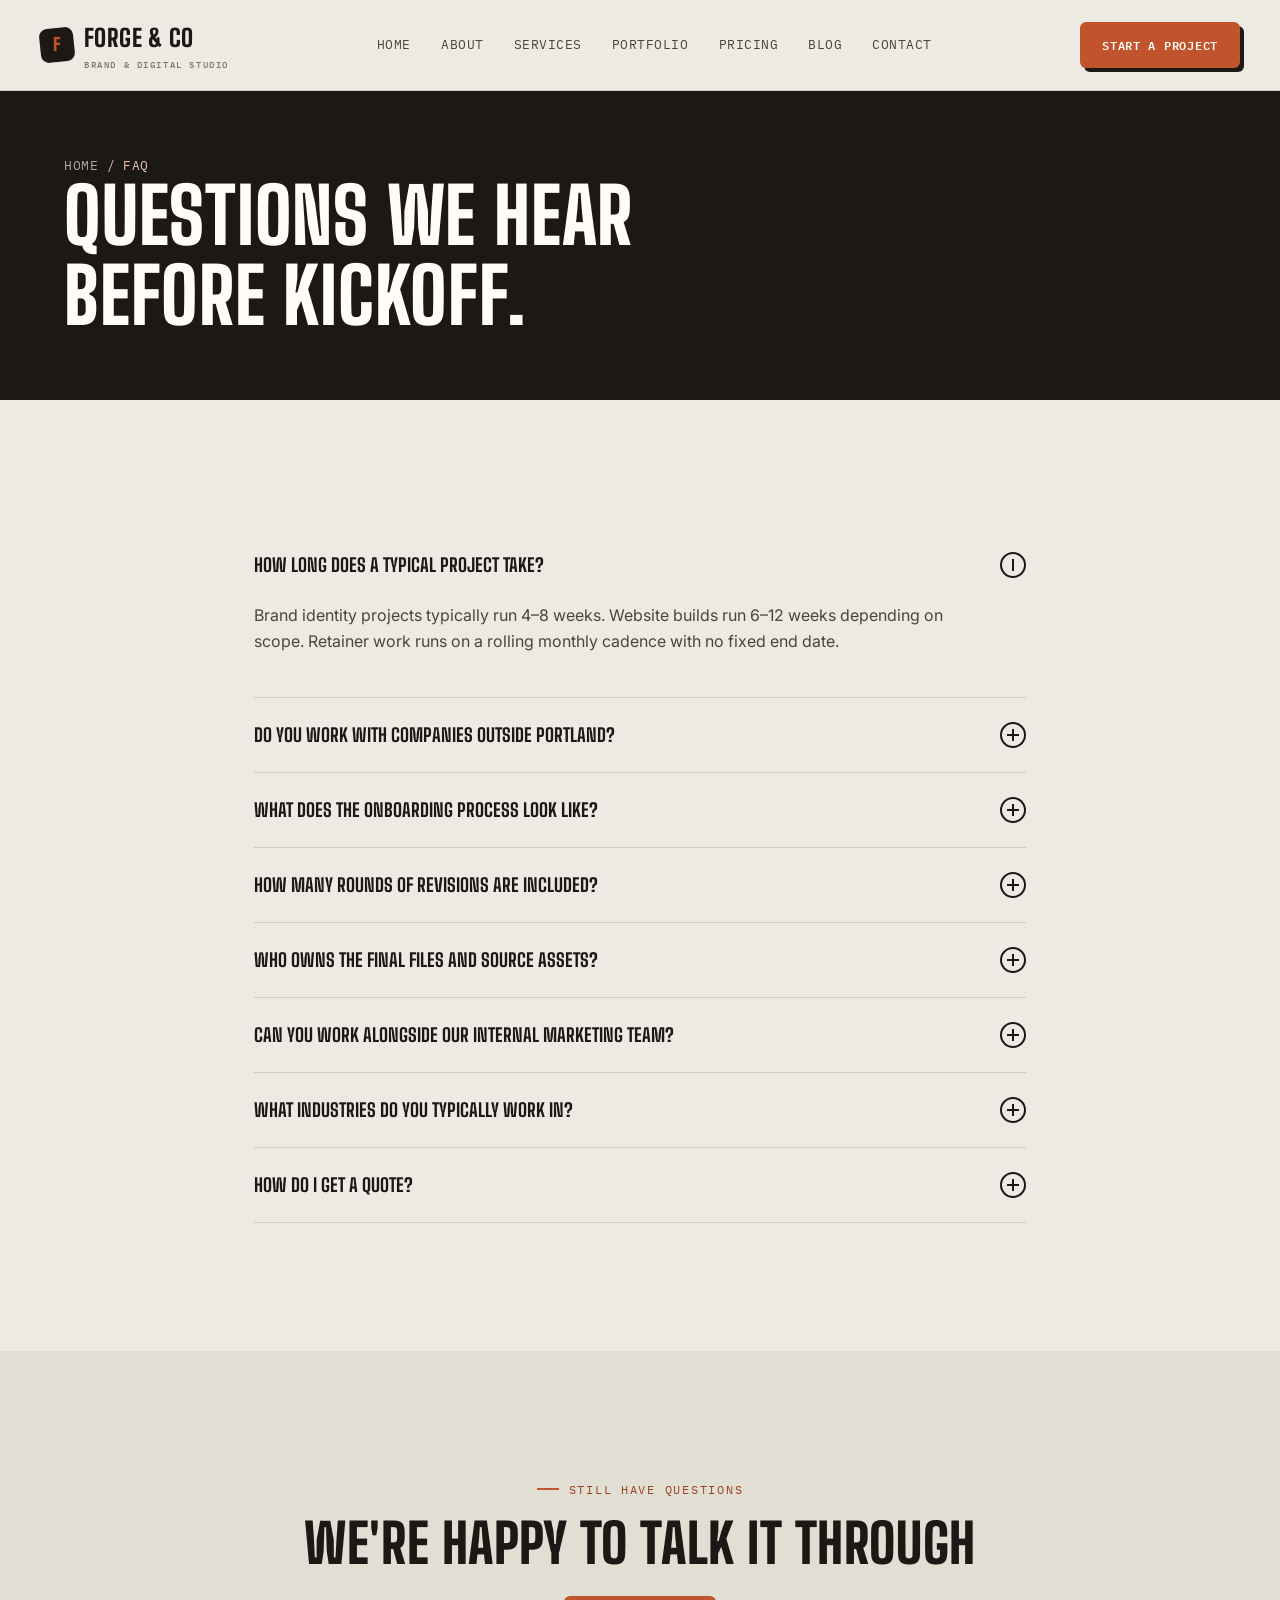
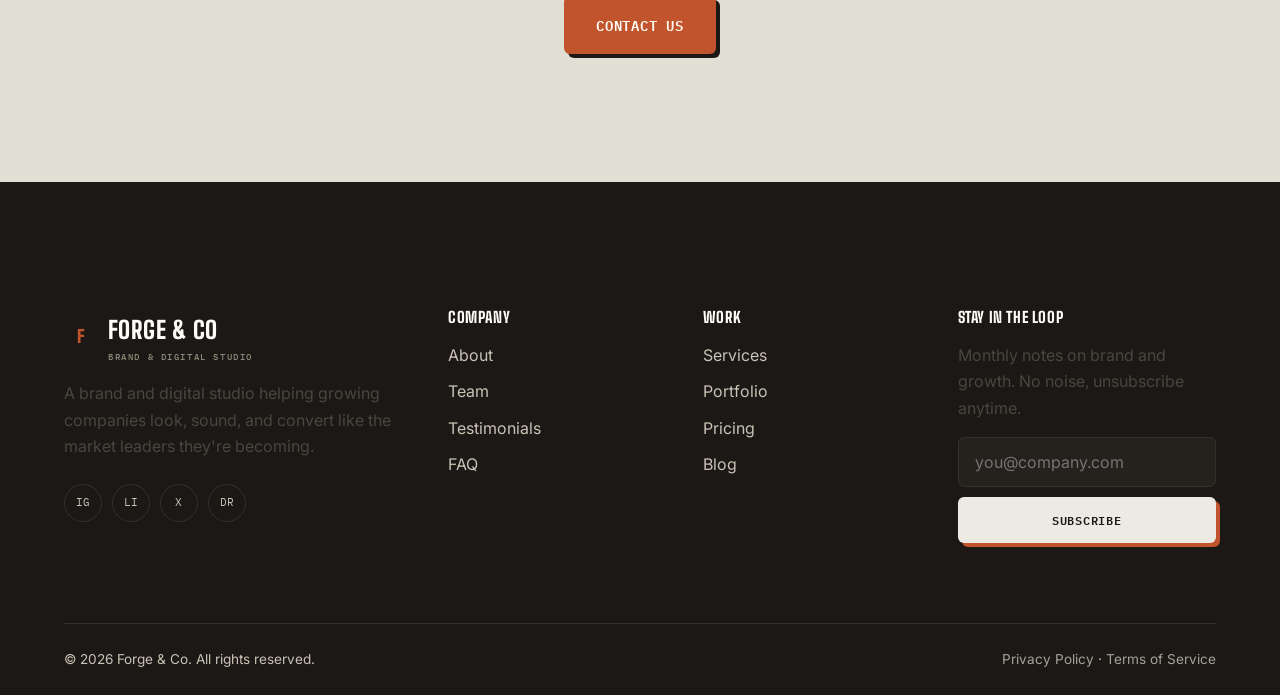
<file: agency-pro-template/faq.html>
<!DOCTYPE html>
<html lang="en">
<head>
  <meta charset="UTF-8">
  <meta name="viewport" content="width=device-width, initial-scale=1.0">
  <title>FAQ — Forge & Co</title>
  <meta name="description" content="Answers to common questions about working with Forge & Co.">
  <link rel="stylesheet" href="assets/css/style.css">
  <link rel="stylesheet" href="assets/css/responsive.css">
  <link rel="stylesheet" href="assets/css/animations.css">
</head>
<body>

  <header class="site-header">
    <div class="container nav-wrap">
      <a href="index.html" class="logo">
        <span class="logo-mark"><span>F</span></span>
        <span>Forge &amp; Co<small>Brand &amp; Digital Studio</small></span>
      </a>
      <nav class="nav-links">
        <a href="index.html">Home</a>
        <a href="about.html">About</a>
        <a href="services.html">Services</a>
        <a href="portfolio.html">Portfolio</a>
        <a href="pricing.html">Pricing</a>
        <a href="blog.html">Blog</a>
        <a href="contact.html">Contact</a>
      </nav>
      <div class="nav-cta">
        <a href="contact.html" class="btn btn-primary btn-sm">Start a Project</a>
        <button class="nav-toggle" aria-label="Toggle menu" aria-expanded="false"><span></span><span></span><span></span></button>
      </div>
    </div>
  </header>

  <main>

    <section class="page-header">
      <div class="container">
        <div class="breadcrumb"><a href="index.html">Home</a> / <span>FAQ</span></div>
        <h1>Questions we hear<br>before kickoff.</h1>
      </div>
    </section>

    <section class="section">
      <div class="container" style="max-width:820px;">

        <div data-accordion>
          <div class="accordion-item is-open">
            <button class="accordion-trigger">How long does a typical project take?<span class="plus"></span></button>
            <div class="accordion-panel" style="max-height:200px;">
              <div class="accordion-panel-inner">
                <p>Brand identity projects typically run 4–8 weeks. Website builds run 6–12 weeks depending on scope. Retainer work runs on a rolling monthly cadence with no fixed end date.</p>
              </div>
            </div>
          </div>

          <div class="accordion-item">
            <button class="accordion-trigger">Do you work with companies outside Portland?<span class="plus"></span></button>
            <div class="accordion-panel">
              <div class="accordion-panel-inner">
                <p>Yes — most of our clients are fully remote relationships. We run weekly video check-ins and keep everything documented in a shared project board, so distance hasn't been a meaningful constraint.</p>
              </div>
            </div>
          </div>

          <div class="accordion-item">
            <button class="accordion-trigger">What does the onboarding process look like?<span class="plus"></span></button>
            <div class="accordion-panel">
              <div class="accordion-panel-inner">
                <p>After a signed scope, we run a discovery workshop within the first two weeks, covering goals, audience, and competitive landscape. You'll get a shared project timeline before any design work begins.</p>
              </div>
            </div>
          </div>

          <div class="accordion-item">
            <button class="accordion-trigger">How many rounds of revisions are included?<span class="plus"></span></button>
            <div class="accordion-panel">
              <div class="accordion-panel-inner">
                <p>Most project sprints include two structured review rounds per deliverable. Retainer clients get ongoing revisions as part of their monthly allotment — there's no separate "revision counter" to track.</p>
              </div>
            </div>
          </div>

          <div class="accordion-item">
            <button class="accordion-trigger">Who owns the final files and source assets?<span class="plus"></span></button>
            <div class="accordion-panel">
              <div class="accordion-panel-inner">
                <p>You do, fully, on final payment. That includes source files for logos, web code repositories, and any guideline documents we produce.</p>
              </div>
            </div>
          </div>

          <div class="accordion-item">
            <button class="accordion-trigger">Can you work alongside our internal marketing team?<span class="plus"></span></button>
            <div class="accordion-panel">
              <div class="accordion-panel-inner">
                <p>Often, yes. We regularly plug into existing teams to lead a specific discipline — like brand or product design — while your internal team handles the rest.</p>
              </div>
            </div>
          </div>

          <div class="accordion-item">
            <button class="accordion-trigger">What industries do you typically work in?<span class="plus"></span></button>
            <div class="accordion-panel">
              <div class="accordion-panel-inner">
                <p>Consumer goods, hospitality, B2B SaaS, and healthcare make up most of our roster, but the process translates well to almost any growth-stage company with a real product to sell.</p>
              </div>
            </div>
          </div>

          <div class="accordion-item">
            <button class="accordion-trigger">How do I get a quote?<span class="plus"></span></button>
            <div class="accordion-panel">
              <div class="accordion-panel-inner">
                <p>Send us a short brief through the <a href="contact.html" style="color:var(--copper-dark);text-decoration:underline;">contact page</a>. We'll follow up within one business day to schedule a call and send a scoped proposal.</p>
              </div>
            </div>
          </div>
        </div>

      </div>
    </section>

    <section class="section section--alt cta-band">
      <div class="container">
        <span class="eyebrow" style="justify-content:center;display:flex;">Still Have Questions</span>
        <h2>We're happy to talk it through</h2>
        <div class="cta-actions">
          <a href="contact.html" class="btn btn-primary">Contact Us</a>
        </div>
      </div>
    </section>

  </main>

  <footer class="site-footer">
    <div class="container">
      <div class="footer-top">
        <div>
          <a href="index.html" class="logo"><span class="logo-mark"><span>F</span></span><span>Forge &amp; Co<small>Brand &amp; Digital Studio</small></span></a>
          <p>A brand and digital studio helping growing companies look, sound, and convert like the market leaders they're becoming.</p>
          <div class="footer-social">
            <a href="#" aria-label="Instagram">IG</a>
            <a href="#" aria-label="LinkedIn">LI</a>
            <a href="#" aria-label="X / Twitter">X</a>
            <a href="#" aria-label="Dribbble">DR</a>
          </div>
        </div>
        <div>
          <h4>Company</h4>
          <ul class="footer-links">
            <li><a href="about.html">About</a></li>
            <li><a href="team.html">Team</a></li>
            <li><a href="testimonials.html">Testimonials</a></li>
            <li><a href="faq.html">FAQ</a></li>
          </ul>
        </div>
        <div>
          <h4>Work</h4>
          <ul class="footer-links">
            <li><a href="services.html">Services</a></li>
            <li><a href="portfolio.html">Portfolio</a></li>
            <li><a href="pricing.html">Pricing</a></li>
            <li><a href="blog.html">Blog</a></li>
          </ul>
        </div>
        <div>
          <h4>Stay in the Loop</h4>
          <p>Monthly notes on brand and growth. No noise, unsubscribe anytime.</p>
          <form class="footer-newsletter" onsubmit="return false;">
            <input type="email" placeholder="you@company.com" aria-label="Email address" required>
            <button class="btn btn-light btn-block btn-sm" type="submit">Subscribe</button>
          </form>
        </div>
      </div>
      <div class="footer-bottom">
        <span>© <span data-year></span> Forge &amp; Co. All rights reserved.</span>
        <span><a href="#">Privacy Policy</a> &middot; <a href="#">Terms of Service</a></span>
      </div>
    </div>
  </footer>

  <button class="back-to-top" aria-label="Back to top">↑</button>

  <script src="assets/js/main.js"></script>
</body>
</html>
</file>
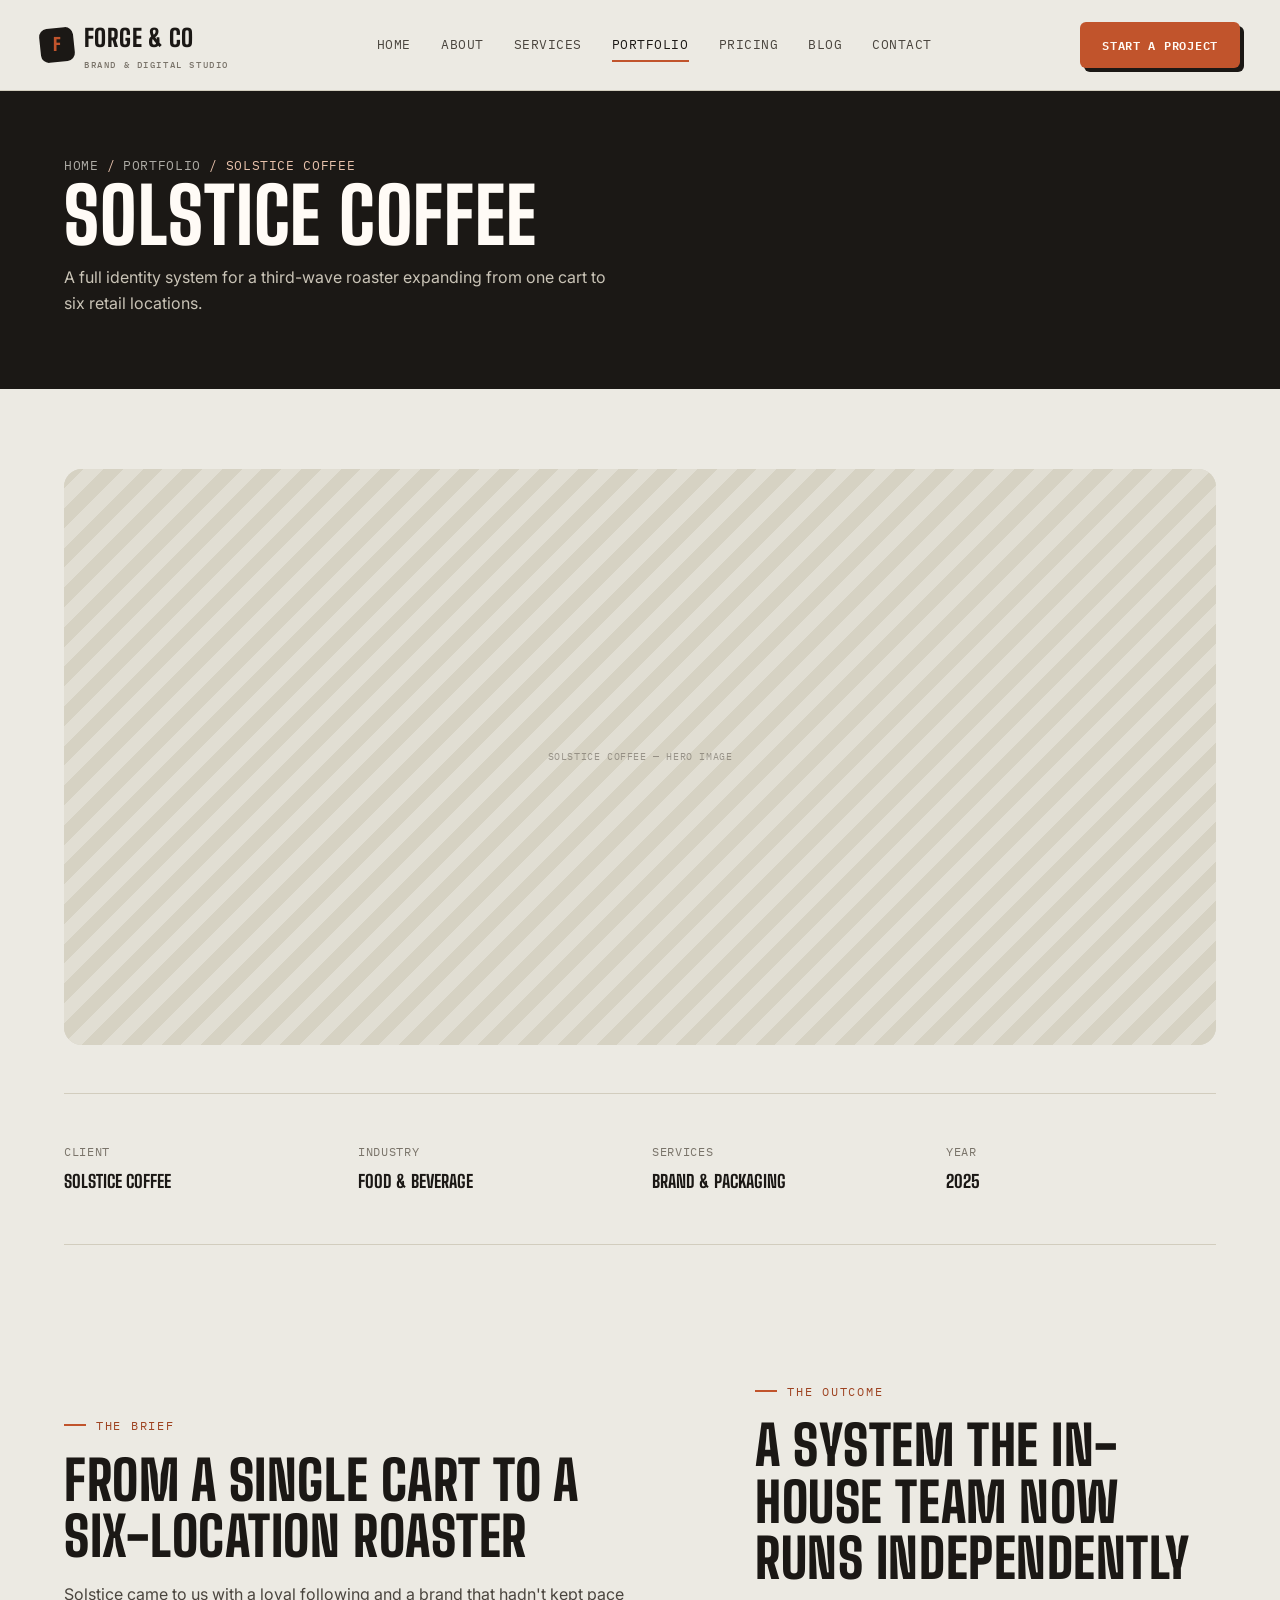
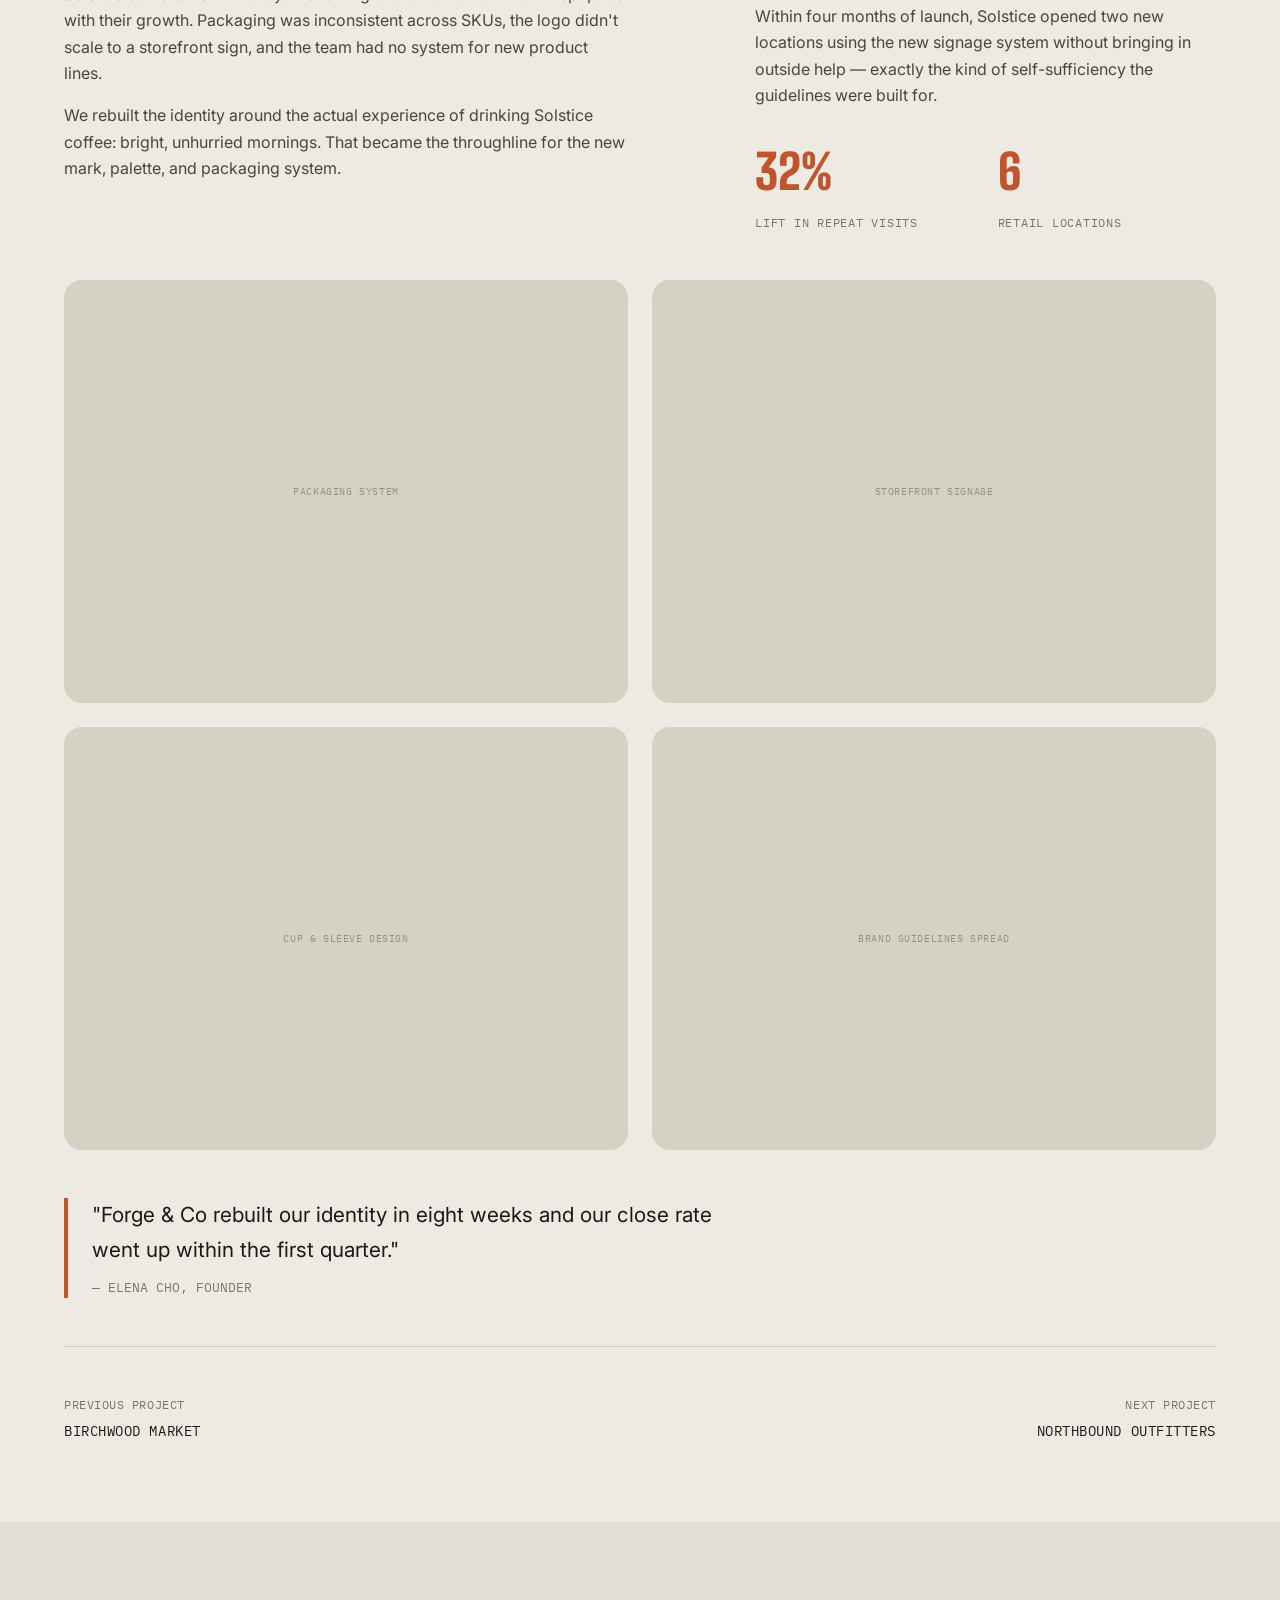
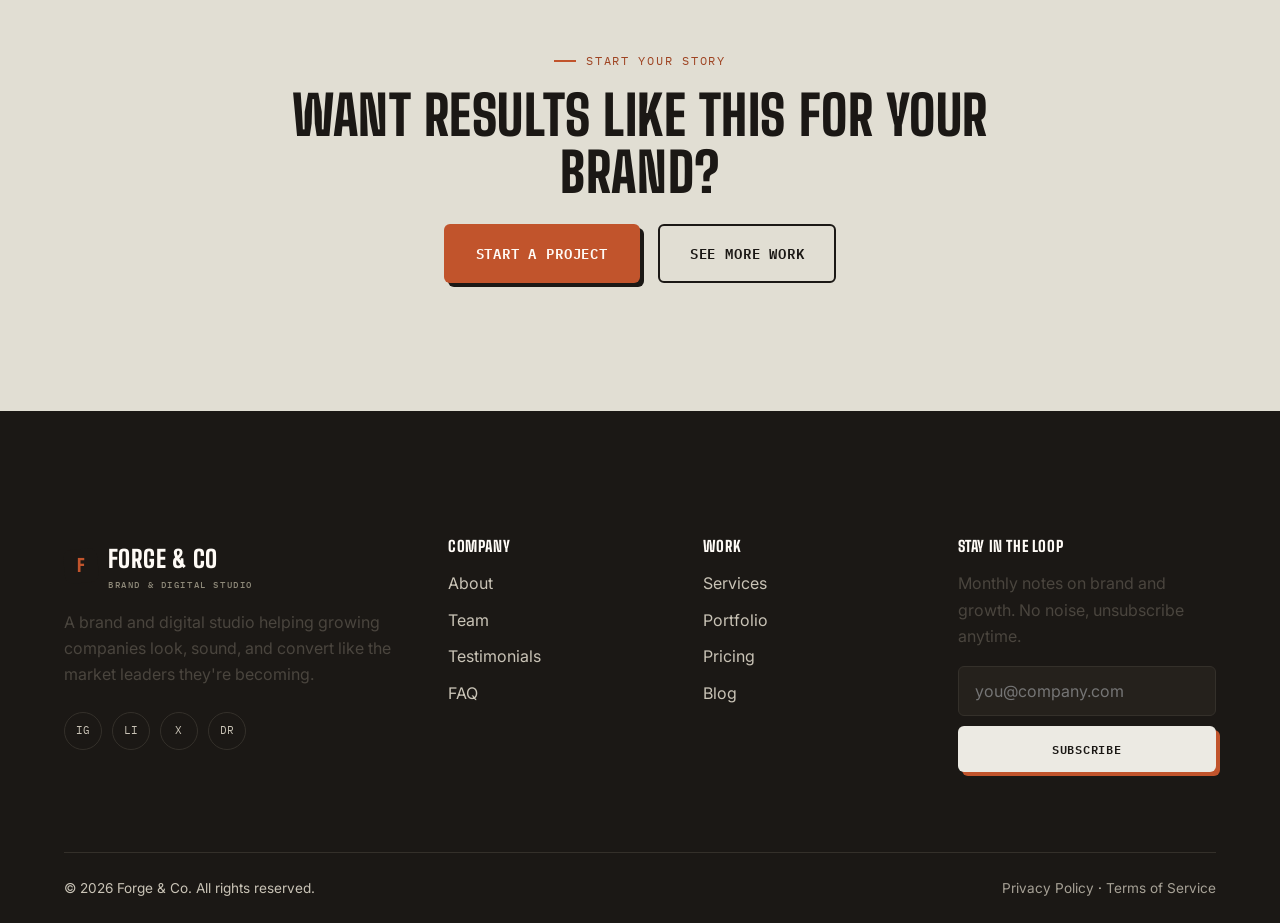
<file: agency-pro-template/portfolio-single.html>
<!DOCTYPE html>
<html lang="en">
<head>
  <meta charset="UTF-8">
  <meta name="viewport" content="width=device-width, initial-scale=1.0">
  <title>Solstice Coffee — Brand Identity — Forge & Co</title>
  <meta name="description" content="A full brand identity for Solstice Coffee: naming, mark, packaging system, and guidelines.">
  <link rel="stylesheet" href="assets/css/style.css">
  <link rel="stylesheet" href="assets/css/responsive.css">
  <link rel="stylesheet" href="assets/css/animations.css">
</head>
<body>

  <header class="site-header">
    <div class="container nav-wrap">
      <a href="index.html" class="logo">
        <span class="logo-mark"><span>F</span></span>
        <span>Forge &amp; Co<small>Brand &amp; Digital Studio</small></span>
      </a>
      <nav class="nav-links">
        <a href="index.html">Home</a>
        <a href="about.html">About</a>
        <a href="services.html">Services</a>
        <a href="portfolio.html" class="is-active">Portfolio</a>
        <a href="pricing.html">Pricing</a>
        <a href="blog.html">Blog</a>
        <a href="contact.html">Contact</a>
      </nav>
      <div class="nav-cta">
        <a href="contact.html" class="btn btn-primary btn-sm">Start a Project</a>
        <button class="nav-toggle" aria-label="Toggle menu" aria-expanded="false"><span></span><span></span><span></span></button>
      </div>
    </div>
  </header>

  <main>

    <section class="page-header">
      <div class="container">
        <div class="breadcrumb"><a href="index.html">Home</a> / <a href="portfolio.html">Portfolio</a> / <span>Solstice Coffee</span></div>
        <h1>Solstice Coffee</h1>
        <p style="color:#C9C3B6;max-width:560px;">A full identity system for a third-wave roaster expanding from one cart to six retail locations.</p>
      </div>
    </section>

    <section class="section--tight">
      <div class="container">
        <div class="post-cover"><div class="img-placeholder"><span>Solstice Coffee — Hero Image</span></div></div>

        <div class="project-meta">
          <div><span class="meta-label">Client</span><span class="meta-value">Solstice Coffee</span></div>
          <div><span class="meta-label">Industry</span><span class="meta-value">Food &amp; Beverage</span></div>
          <div><span class="meta-label">Services</span><span class="meta-value">Brand &amp; Packaging</span></div>
          <div><span class="meta-label">Year</span><span class="meta-value">2025</span></div>
        </div>

        <div class="hero-grid">
          <div data-reveal="left">
            <span class="eyebrow">The Brief</span>
            <h2>From a single cart to a six-location roaster</h2>
            <p>Solstice came to us with a loyal following and a brand that hadn't kept pace with their growth. Packaging was inconsistent across SKUs, the logo didn't scale to a storefront sign, and the team had no system for new product lines.</p>
            <p>We rebuilt the identity around the actual experience of drinking Solstice coffee: bright, unhurried mornings. That became the throughline for the new mark, palette, and packaging system.</p>
          </div>
          <div data-reveal="right">
            <span class="eyebrow">The Outcome</span>
            <h2>A system the in-house team now runs independently</h2>
            <p>Within four months of launch, Solstice opened two new locations using the new signage system without bringing in outside help — exactly the kind of self-sufficiency the guidelines were built for.</p>
            <div class="stats-band" style="grid-template-columns:repeat(2,1fr);text-align:left;margin-top:24px;">
              <div><span class="stat-num" data-count="34" data-suffix="%">0</span><div class="stat-label">Lift in Repeat Visits</div></div>
              <div><span class="stat-num" data-count="6">0</span><div class="stat-label">Retail Locations</div></div>
            </div>
          </div>
        </div>

        <div class="project-gallery">
          <div class="g-item img-placeholder"><span>Packaging System</span></div>
          <div class="g-item img-placeholder"><span>Storefront Signage</span></div>
          <div class="g-item img-placeholder"><span>Cup &amp; Sleeve Design</span></div>
          <div class="g-item img-placeholder"><span>Brand Guidelines Spread</span></div>
        </div>

        <blockquote style="border-left:4px solid var(--copper);padding-left:24px;margin:48px 0;font-size:1.3rem;color:var(--ink);max-width:680px;">
          "Forge & Co rebuilt our identity in eight weeks and our close rate went up within the first quarter."
          <footer style="margin-top:10px;font-family:var(--font-mono);font-size:0.8rem;text-transform:uppercase;color:var(--ink-faint);">— Elena Cho, Founder</footer>
        </blockquote>

        <div class="project-nav">
          <a href="portfolio-single.html"><span>Previous Project</span><span>Birchwood Market</span></a>
          <a href="portfolio-single.html" class="next"><span>Next Project</span><span>Northbound Outfitters</span></a>
        </div>
      </div>
    </section>

    <section class="section section--alt cta-band">
      <div class="container">
        <span class="eyebrow" style="justify-content:center;display:flex;">Start Your Story</span>
        <h2>Want results like this for your brand?</h2>
        <div class="cta-actions">
          <a href="contact.html" class="btn btn-primary">Start a Project</a>
          <a href="portfolio.html" class="btn btn-ghost">See More Work</a>
        </div>
      </div>
    </section>

  </main>

  <footer class="site-footer">
    <div class="container">
      <div class="footer-top">
        <div>
          <a href="index.html" class="logo"><span class="logo-mark"><span>F</span></span><span>Forge &amp; Co<small>Brand &amp; Digital Studio</small></span></a>
          <p>A brand and digital studio helping growing companies look, sound, and convert like the market leaders they're becoming.</p>
          <div class="footer-social">
            <a href="#" aria-label="Instagram">IG</a>
            <a href="#" aria-label="LinkedIn">LI</a>
            <a href="#" aria-label="X / Twitter">X</a>
            <a href="#" aria-label="Dribbble">DR</a>
          </div>
        </div>
        <div>
          <h4>Company</h4>
          <ul class="footer-links">
            <li><a href="about.html">About</a></li>
            <li><a href="team.html">Team</a></li>
            <li><a href="testimonials.html">Testimonials</a></li>
            <li><a href="faq.html">FAQ</a></li>
          </ul>
        </div>
        <div>
          <h4>Work</h4>
          <ul class="footer-links">
            <li><a href="services.html">Services</a></li>
            <li><a href="portfolio.html">Portfolio</a></li>
            <li><a href="pricing.html">Pricing</a></li>
            <li><a href="blog.html">Blog</a></li>
          </ul>
        </div>
        <div>
          <h4>Stay in the Loop</h4>
          <p>Monthly notes on brand and growth. No noise, unsubscribe anytime.</p>
          <form class="footer-newsletter" onsubmit="return false;">
            <input type="email" placeholder="you@company.com" aria-label="Email address" required>
            <button class="btn btn-light btn-block btn-sm" type="submit">Subscribe</button>
          </form>
        </div>
      </div>
      <div class="footer-bottom">
        <span>© <span data-year></span> Forge &amp; Co. All rights reserved.</span>
        <span><a href="#">Privacy Policy</a> &middot; <a href="#">Terms of Service</a></span>
      </div>
    </div>
  </footer>

  <button class="back-to-top" aria-label="Back to top">↑</button>

  <script src="assets/js/main.js"></script>
</body>
</html>
</file>
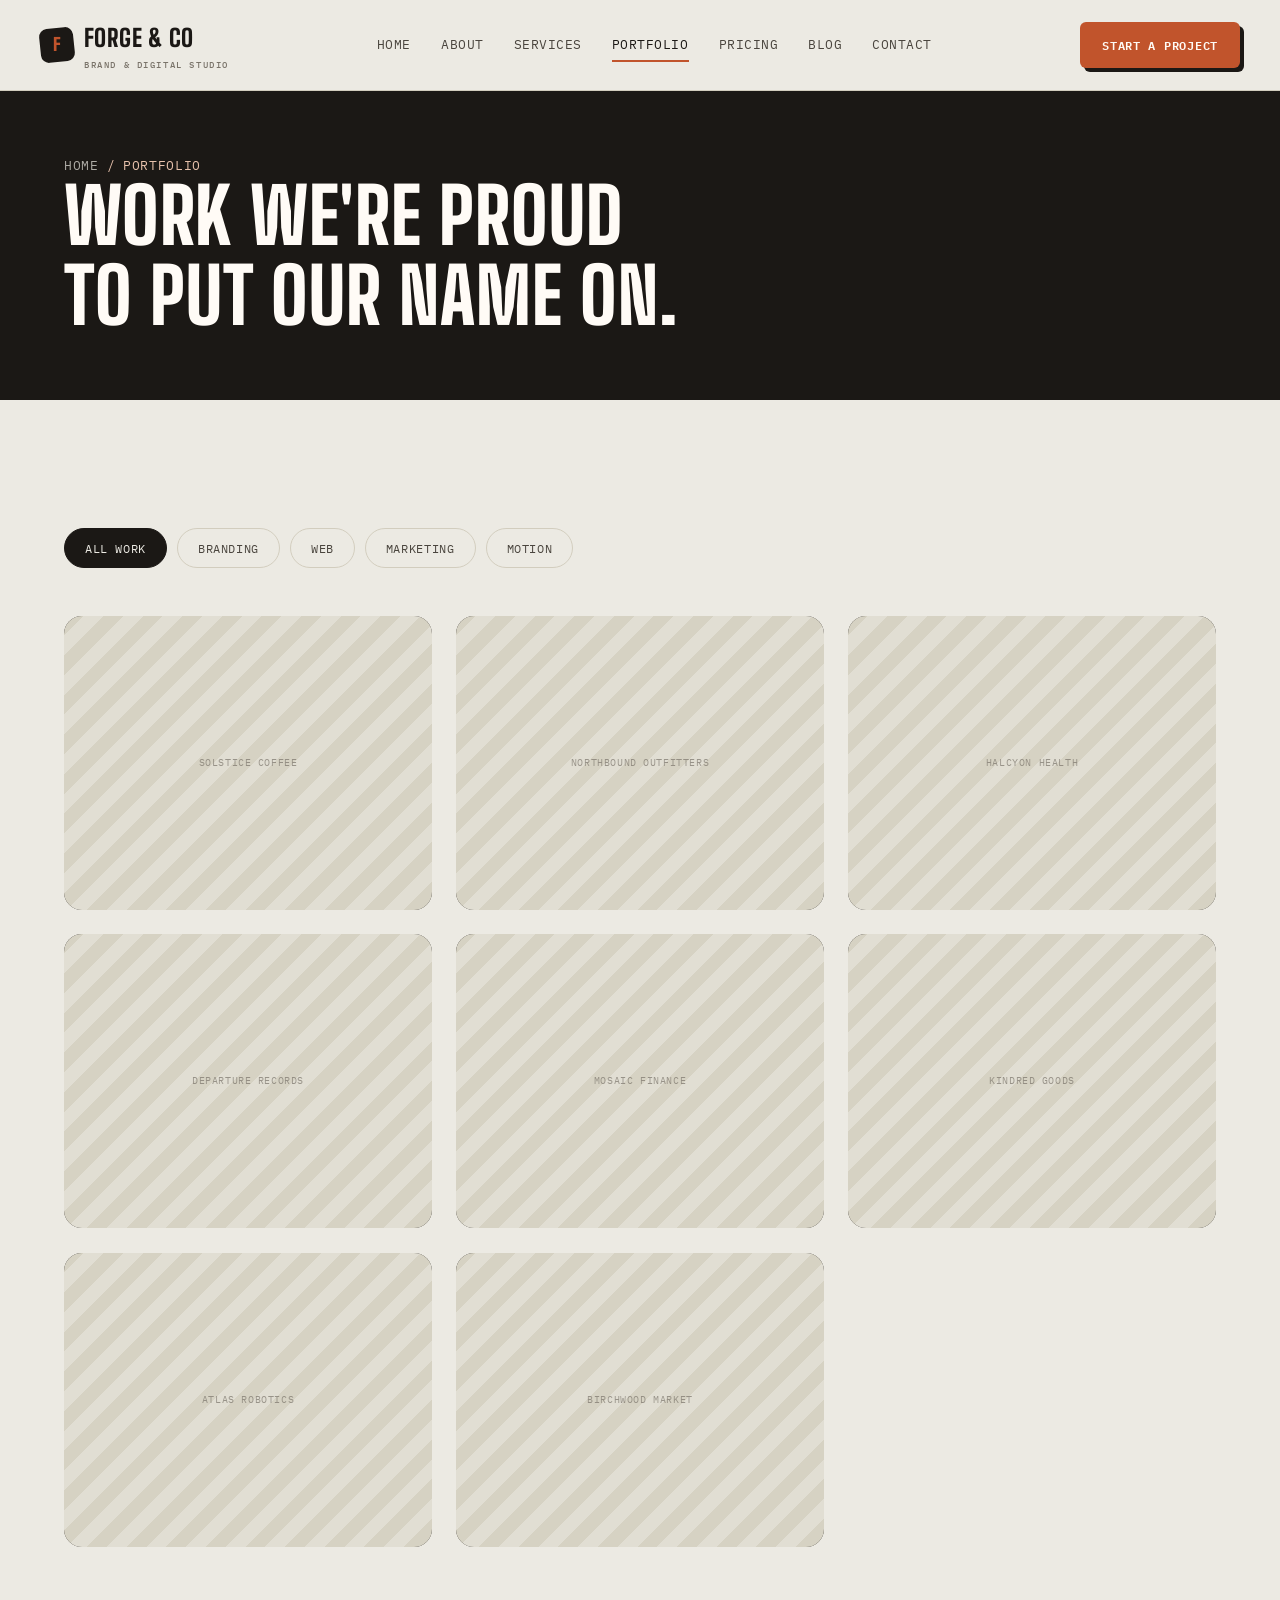
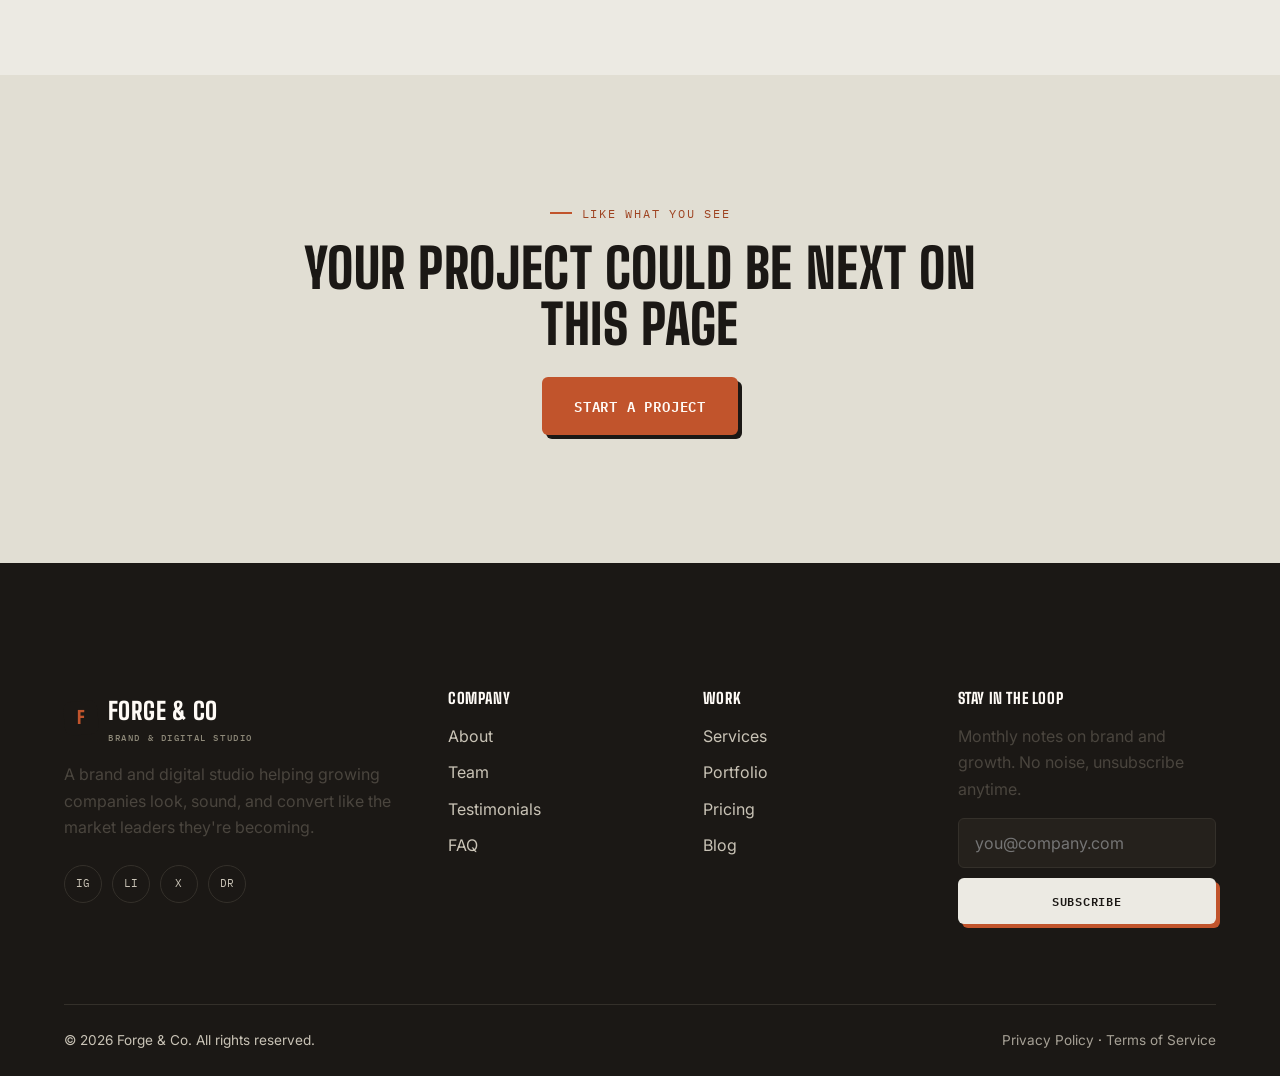
<file: agency-pro-template/portfolio.html>
<!DOCTYPE html>
<html lang="en">
<head>
  <meta charset="UTF-8">
  <meta name="viewport" content="width=device-width, initial-scale=1.0">
  <title>Portfolio — Forge & Co</title>
  <meta name="description" content="Branding, web, marketing, and motion work from the Forge & Co studio.">
  <link rel="stylesheet" href="assets/css/style.css">
  <link rel="stylesheet" href="assets/css/responsive.css">
  <link rel="stylesheet" href="assets/css/animations.css">
</head>
<body>

  <header class="site-header">
    <div class="container nav-wrap">
      <a href="index.html" class="logo">
        <span class="logo-mark"><span>F</span></span>
        <span>Forge &amp; Co<small>Brand &amp; Digital Studio</small></span>
      </a>
      <nav class="nav-links">
        <a href="index.html">Home</a>
        <a href="about.html">About</a>
        <a href="services.html">Services</a>
        <a href="portfolio.html" class="is-active">Portfolio</a>
        <a href="pricing.html">Pricing</a>
        <a href="blog.html">Blog</a>
        <a href="contact.html">Contact</a>
      </nav>
      <div class="nav-cta">
        <a href="contact.html" class="btn btn-primary btn-sm">Start a Project</a>
        <button class="nav-toggle" aria-label="Toggle menu" aria-expanded="false"><span></span><span></span><span></span></button>
      </div>
    </div>
  </header>

  <main>

    <section class="page-header">
      <div class="container">
        <div class="breadcrumb"><a href="index.html">Home</a> / <span>Portfolio</span></div>
        <h1>Work we're proud<br>to put our name on.</h1>
      </div>
    </section>

    <section class="section">
      <div class="container">

        <div class="portfolio-filters">
          <button class="filter-btn is-active" data-filter="all">All Work</button>
          <button class="filter-btn" data-filter="branding">Branding</button>
          <button class="filter-btn" data-filter="web">Web</button>
          <button class="filter-btn" data-filter="marketing">Marketing</button>
          <button class="filter-btn" data-filter="motion">Motion</button>
        </div>

        <div class="portfolio-grid">
          <a href="portfolio-single.html" class="portfolio-item" data-category="branding">
            <div class="img-placeholder"><span>Solstice Coffee</span></div>
            <div class="overlay"><span class="tag tag--copper">Branding</span><h4>Solstice Coffee</h4></div>
          </a>
          <a href="portfolio-single.html" class="portfolio-item" data-category="web">
            <div class="img-placeholder"><span>Northbound Outfitters</span></div>
            <div class="overlay"><span class="tag tag--teal">Web</span><h4>Northbound Outfitters</h4></div>
          </a>
          <a href="portfolio-single.html" class="portfolio-item" data-category="marketing">
            <div class="img-placeholder"><span>Halcyon Health</span></div>
            <div class="overlay"><span class="tag">Marketing</span><h4>Halcyon Health</h4></div>
          </a>
          <a href="portfolio-single.html" class="portfolio-item" data-category="motion">
            <div class="img-placeholder"><span>Departure Records</span></div>
            <div class="overlay"><span class="tag">Motion</span><h4>Departure Records</h4></div>
          </a>
          <a href="portfolio-single.html" class="portfolio-item" data-category="web">
            <div class="img-placeholder"><span>Mosaic Finance</span></div>
            <div class="overlay"><span class="tag tag--teal">Web</span><h4>Mosaic Finance</h4></div>
          </a>
          <a href="portfolio-single.html" class="portfolio-item" data-category="branding">
            <div class="img-placeholder"><span>Kindred Goods</span></div>
            <div class="overlay"><span class="tag tag--copper">Branding</span><h4>Kindred Goods</h4></div>
          </a>
          <a href="portfolio-single.html" class="portfolio-item" data-category="web">
            <div class="img-placeholder"><span>Atlas Robotics</span></div>
            <div class="overlay"><span class="tag tag--teal">Web</span><h4>Atlas Robotics</h4></div>
          </a>
          <a href="portfolio-single.html" class="portfolio-item" data-category="marketing">
            <div class="img-placeholder"><span>Birchwood Market</span></div>
            <div class="overlay"><span class="tag">Marketing</span><h4>Birchwood Market</h4></div>
          </a>
        </div>

      </div>
    </section>

    <section class="section section--alt cta-band">
      <div class="container">
        <span class="eyebrow" style="justify-content:center;display:flex;">Like What You See</span>
        <h2>Your project could be next on this page</h2>
        <div class="cta-actions">
          <a href="contact.html" class="btn btn-primary">Start a Project</a>
        </div>
      </div>
    </section>

  </main>

  <footer class="site-footer">
    <div class="container">
      <div class="footer-top">
        <div>
          <a href="index.html" class="logo"><span class="logo-mark"><span>F</span></span><span>Forge &amp; Co<small>Brand &amp; Digital Studio</small></span></a>
          <p>A brand and digital studio helping growing companies look, sound, and convert like the market leaders they're becoming.</p>
          <div class="footer-social">
            <a href="#" aria-label="Instagram">IG</a>
            <a href="#" aria-label="LinkedIn">LI</a>
            <a href="#" aria-label="X / Twitter">X</a>
            <a href="#" aria-label="Dribbble">DR</a>
          </div>
        </div>
        <div>
          <h4>Company</h4>
          <ul class="footer-links">
            <li><a href="about.html">About</a></li>
            <li><a href="team.html">Team</a></li>
            <li><a href="testimonials.html">Testimonials</a></li>
            <li><a href="faq.html">FAQ</a></li>
          </ul>
        </div>
        <div>
          <h4>Work</h4>
          <ul class="footer-links">
            <li><a href="services.html">Services</a></li>
            <li><a href="portfolio.html">Portfolio</a></li>
            <li><a href="pricing.html">Pricing</a></li>
            <li><a href="blog.html">Blog</a></li>
          </ul>
        </div>
        <div>
          <h4>Stay in the Loop</h4>
          <p>Monthly notes on brand and growth. No noise, unsubscribe anytime.</p>
          <form class="footer-newsletter" onsubmit="return false;">
            <input type="email" placeholder="you@company.com" aria-label="Email address" required>
            <button class="btn btn-light btn-block btn-sm" type="submit">Subscribe</button>
          </form>
        </div>
      </div>
      <div class="footer-bottom">
        <span>© <span data-year></span> Forge &amp; Co. All rights reserved.</span>
        <span><a href="#">Privacy Policy</a> &middot; <a href="#">Terms of Service</a></span>
      </div>
    </div>
  </footer>

  <button class="back-to-top" aria-label="Back to top">↑</button>

  <script src="assets/js/main.js"></script>
  <script src="assets/js/portfolio-filter.js"></script>
</body>
</html>
</file>
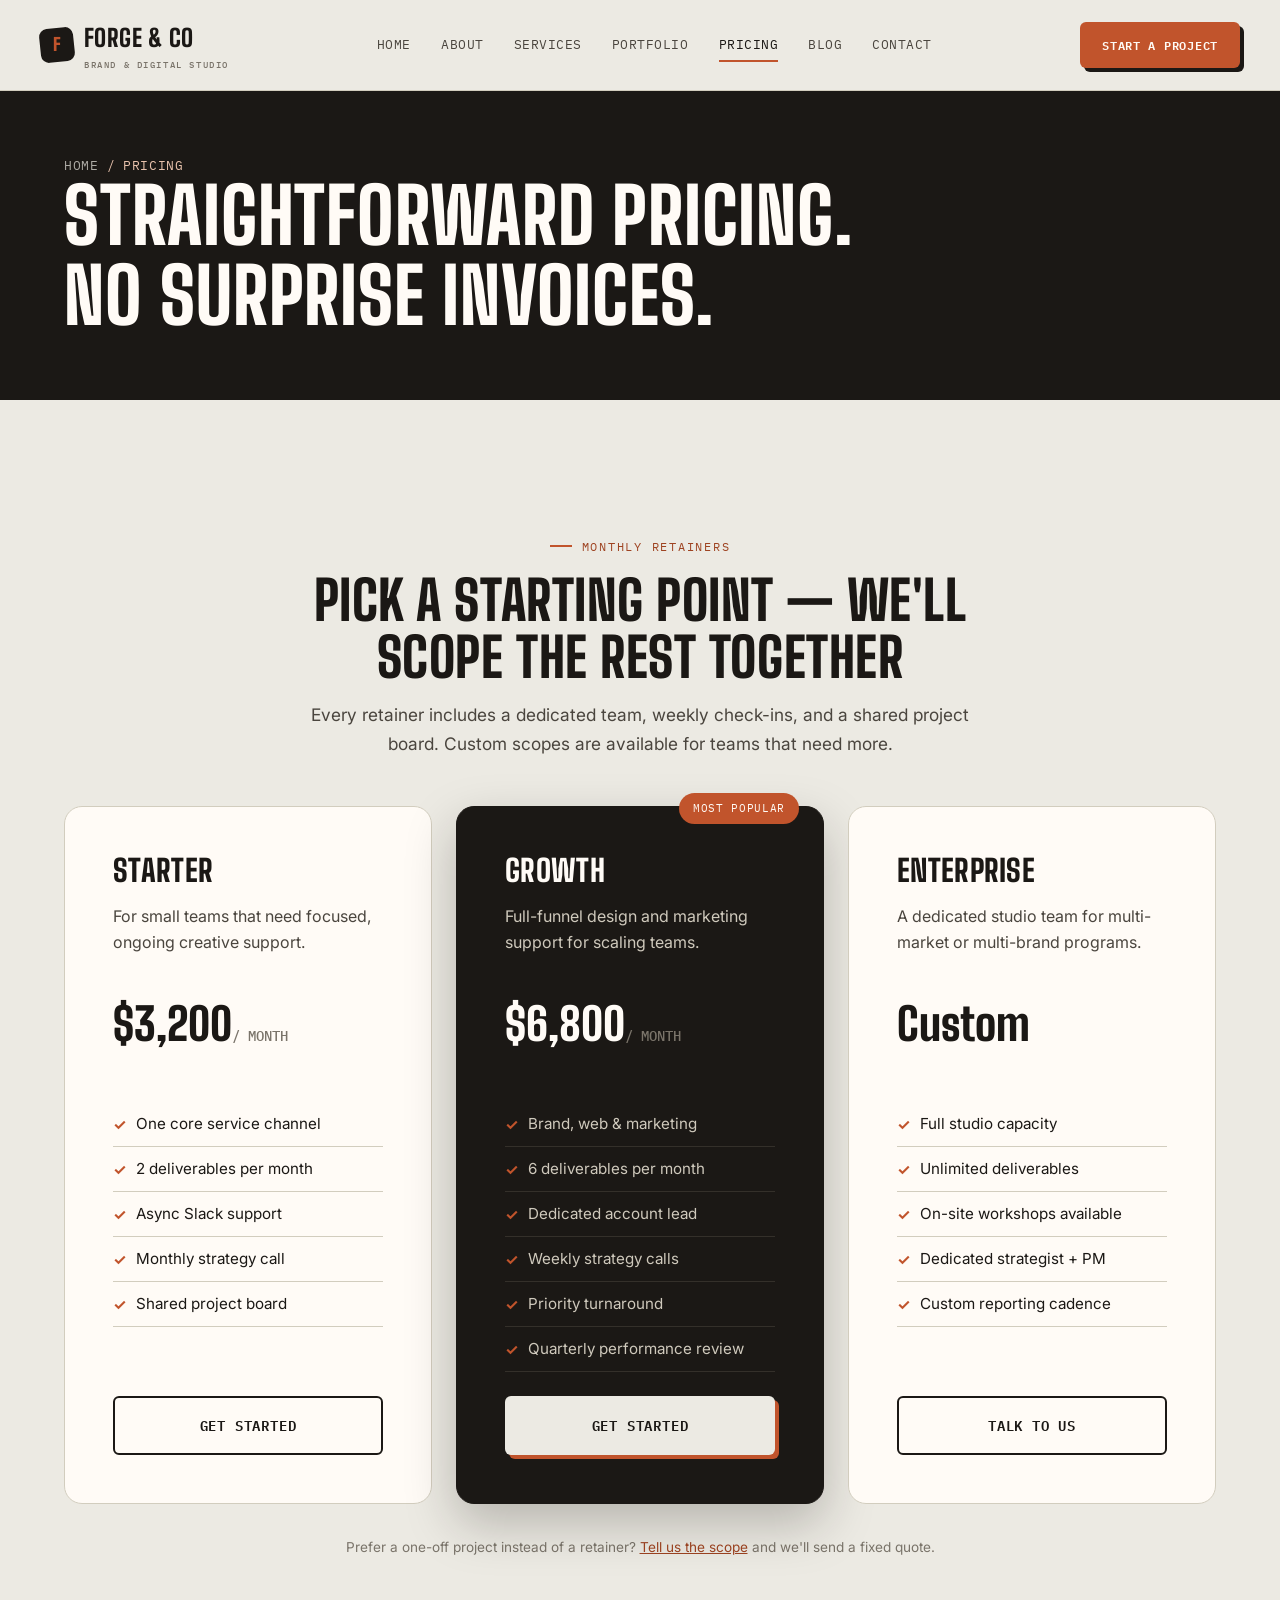
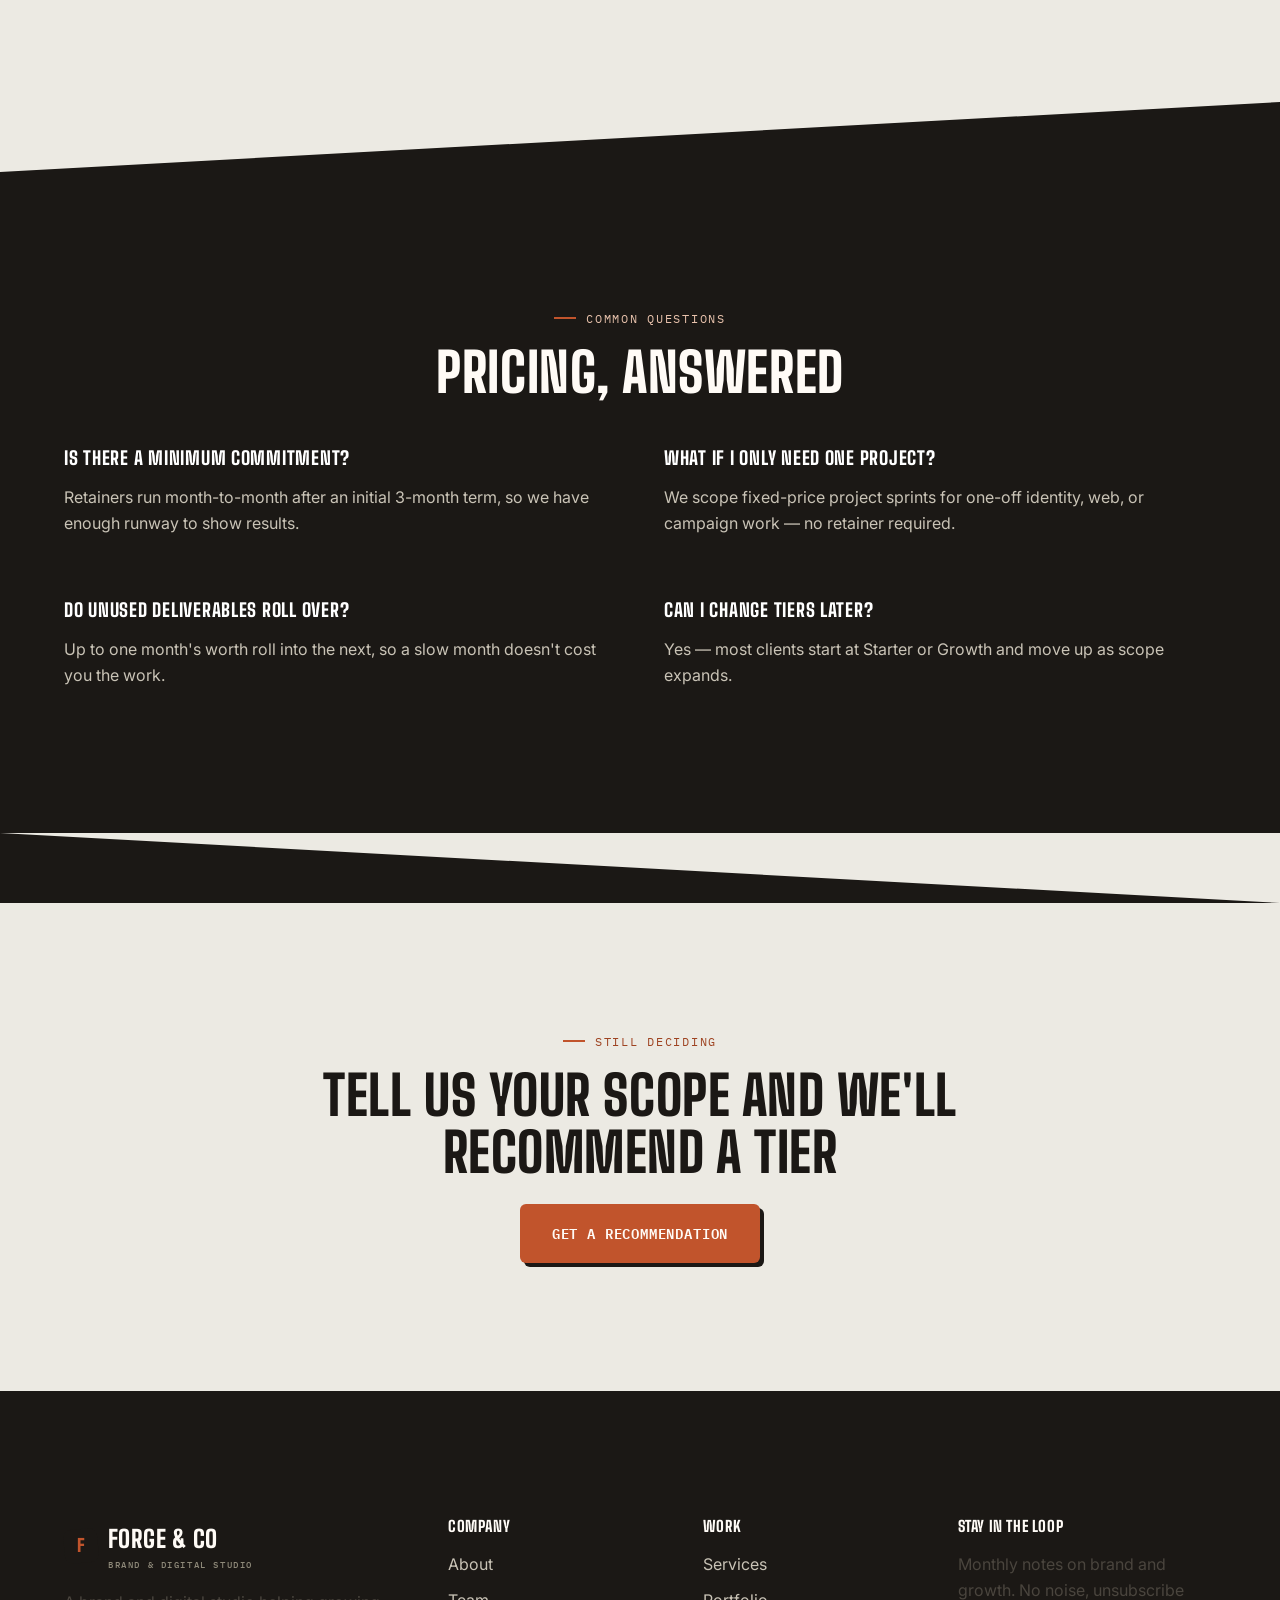
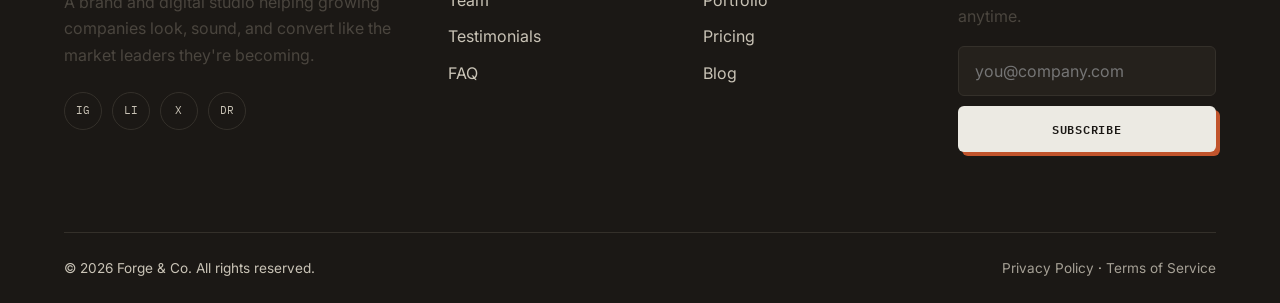
<file: agency-pro-template/pricing.html>
<!DOCTYPE html>
<html lang="en">
<head>
  <meta charset="UTF-8">
  <meta name="viewport" content="width=device-width, initial-scale=1.0">
  <title>Pricing — Forge & Co</title>
  <meta name="description" content="Transparent starting rates for Forge & Co's project sprints and monthly retainers.">
  <link rel="stylesheet" href="assets/css/style.css">
  <link rel="stylesheet" href="assets/css/responsive.css">
  <link rel="stylesheet" href="assets/css/animations.css">
</head>
<body>

  <header class="site-header">
    <div class="container nav-wrap">
      <a href="index.html" class="logo">
        <span class="logo-mark"><span>F</span></span>
        <span>Forge &amp; Co<small>Brand &amp; Digital Studio</small></span>
      </a>
      <nav class="nav-links">
        <a href="index.html">Home</a>
        <a href="about.html">About</a>
        <a href="services.html">Services</a>
        <a href="portfolio.html">Portfolio</a>
        <a href="pricing.html" class="is-active">Pricing</a>
        <a href="blog.html">Blog</a>
        <a href="contact.html">Contact</a>
      </nav>
      <div class="nav-cta">
        <a href="contact.html" class="btn btn-primary btn-sm">Start a Project</a>
        <button class="nav-toggle" aria-label="Toggle menu" aria-expanded="false"><span></span><span></span><span></span></button>
      </div>
    </div>
  </header>

  <main>

    <section class="page-header">
      <div class="container">
        <div class="breadcrumb"><a href="index.html">Home</a> / <span>Pricing</span></div>
        <h1>Straightforward pricing.<br>No surprise invoices.</h1>
      </div>
    </section>

    <section class="section">
      <div class="container">
        <div class="section-head center">
          <span class="eyebrow">Monthly Retainers</span>
          <h2>Pick a starting point — we'll scope the rest together</h2>
          <p>Every retainer includes a dedicated team, weekly check-ins, and a shared project board. Custom scopes are available for teams that need more.</p>
        </div>

        <div class="pricing-grid" data-reveal-group>
          <div class="price-card" data-reveal="fade">
            <h3>Starter</h3>
            <p>For small teams that need focused, ongoing creative support.</p>
            <div class="price-amount">$3,200<span>/ month</span></div>
            <ul>
              <li><span class="check">✓</span> One core service channel</li>
              <li><span class="check">✓</span> 2 deliverables per month</li>
              <li><span class="check">✓</span> Async Slack support</li>
              <li><span class="check">✓</span> Monthly strategy call</li>
              <li><span class="check">✓</span> Shared project board</li>
            </ul>
            <a href="contact.html" class="btn btn-ghost btn-block">Get Started</a>
          </div>

          <div class="price-card is-featured" data-reveal="fade">
            <span class="ribbon">Most Popular</span>
            <h3>Growth</h3>
            <p>Full-funnel design and marketing support for scaling teams.</p>
            <div class="price-amount">$6,800<span>/ month</span></div>
            <ul>
              <li><span class="check">✓</span> Brand, web &amp; marketing</li>
              <li><span class="check">✓</span> 6 deliverables per month</li>
              <li><span class="check">✓</span> Dedicated account lead</li>
              <li><span class="check">✓</span> Weekly strategy calls</li>
              <li><span class="check">✓</span> Priority turnaround</li>
              <li><span class="check">✓</span> Quarterly performance review</li>
            </ul>
            <a href="contact.html" class="btn btn-light btn-block">Get Started</a>
          </div>

          <div class="price-card" data-reveal="fade">
            <h3>Enterprise</h3>
            <p>A dedicated studio team for multi-market or multi-brand programs.</p>
            <div class="price-amount">Custom</div>
            <ul>
              <li><span class="check">✓</span> Full studio capacity</li>
              <li><span class="check">✓</span> Unlimited deliverables</li>
              <li><span class="check">✓</span> On-site workshops available</li>
              <li><span class="check">✓</span> Dedicated strategist + PM</li>
              <li><span class="check">✓</span> Custom reporting cadence</li>
            </ul>
            <a href="contact.html" class="btn btn-ghost btn-block">Talk to Us</a>
          </div>
        </div>

        <p class="form-note text-center" style="margin-top:32px;">Prefer a one-off project instead of a retainer? <a href="contact.html" style="color:var(--copper-dark);text-decoration:underline;">Tell us the scope</a> and we'll send a fixed quote.</p>
      </div>
    </section>

    <div class="shear"><svg viewBox="0 0 1200 70" preserveAspectRatio="none"><polygon points="0,70 1200,0 1200,70" fill="#1B1815"/></svg></div>

    <section class="section--ink section">
      <div class="container">
        <div class="section-head center">
          <span class="eyebrow">Common Questions</span>
          <h2>Pricing, answered</h2>
        </div>
        <div class="grid grid-2" data-reveal-group>
          <div data-reveal="fade"><h4 style="color:#fff;">Is there a minimum commitment?</h4><p>Retainers run month-to-month after an initial 3-month term, so we have enough runway to show results.</p></div>
          <div data-reveal="fade"><h4 style="color:#fff;">What if I only need one project?</h4><p>We scope fixed-price project sprints for one-off identity, web, or campaign work — no retainer required.</p></div>
          <div data-reveal="fade"><h4 style="color:#fff;">Do unused deliverables roll over?</h4><p>Up to one month's worth roll into the next, so a slow month doesn't cost you the work.</p></div>
          <div data-reveal="fade"><h4 style="color:#fff;">Can I change tiers later?</h4><p>Yes — most clients start at Starter or Growth and move up as scope expands.</p></div>
        </div>
      </div>
    </section>

    <div class="shear shear--ink"><svg viewBox="0 0 1200 70" preserveAspectRatio="none"><polygon points="0,0 1200,70 1200,0" fill="#ECEAE3"/></svg></div>

    <section class="section cta-band">
      <div class="container">
        <span class="eyebrow" style="justify-content:center;display:flex;">Still Deciding</span>
        <h2>Tell us your scope and we'll recommend a tier</h2>
        <div class="cta-actions">
          <a href="contact.html" class="btn btn-primary">Get a Recommendation</a>
        </div>
      </div>
    </section>

  </main>

  <footer class="site-footer">
    <div class="container">
      <div class="footer-top">
        <div>
          <a href="index.html" class="logo"><span class="logo-mark"><span>F</span></span><span>Forge &amp; Co<small>Brand &amp; Digital Studio</small></span></a>
          <p>A brand and digital studio helping growing companies look, sound, and convert like the market leaders they're becoming.</p>
          <div class="footer-social">
            <a href="#" aria-label="Instagram">IG</a>
            <a href="#" aria-label="LinkedIn">LI</a>
            <a href="#" aria-label="X / Twitter">X</a>
            <a href="#" aria-label="Dribbble">DR</a>
          </div>
        </div>
        <div>
          <h4>Company</h4>
          <ul class="footer-links">
            <li><a href="about.html">About</a></li>
            <li><a href="team.html">Team</a></li>
            <li><a href="testimonials.html">Testimonials</a></li>
            <li><a href="faq.html">FAQ</a></li>
          </ul>
        </div>
        <div>
          <h4>Work</h4>
          <ul class="footer-links">
            <li><a href="services.html">Services</a></li>
            <li><a href="portfolio.html">Portfolio</a></li>
            <li><a href="pricing.html">Pricing</a></li>
            <li><a href="blog.html">Blog</a></li>
          </ul>
        </div>
        <div>
          <h4>Stay in the Loop</h4>
          <p>Monthly notes on brand and growth. No noise, unsubscribe anytime.</p>
          <form class="footer-newsletter" onsubmit="return false;">
            <input type="email" placeholder="you@company.com" aria-label="Email address" required>
            <button class="btn btn-light btn-block btn-sm" type="submit">Subscribe</button>
          </form>
        </div>
      </div>
      <div class="footer-bottom">
        <span>© <span data-year></span> Forge &amp; Co. All rights reserved.</span>
        <span><a href="#">Privacy Policy</a> &middot; <a href="#">Terms of Service</a></span>
      </div>
    </div>
  </footer>

  <button class="back-to-top" aria-label="Back to top">↑</button>

  <script src="assets/js/main.js"></script>
</body>
</html>
</file>
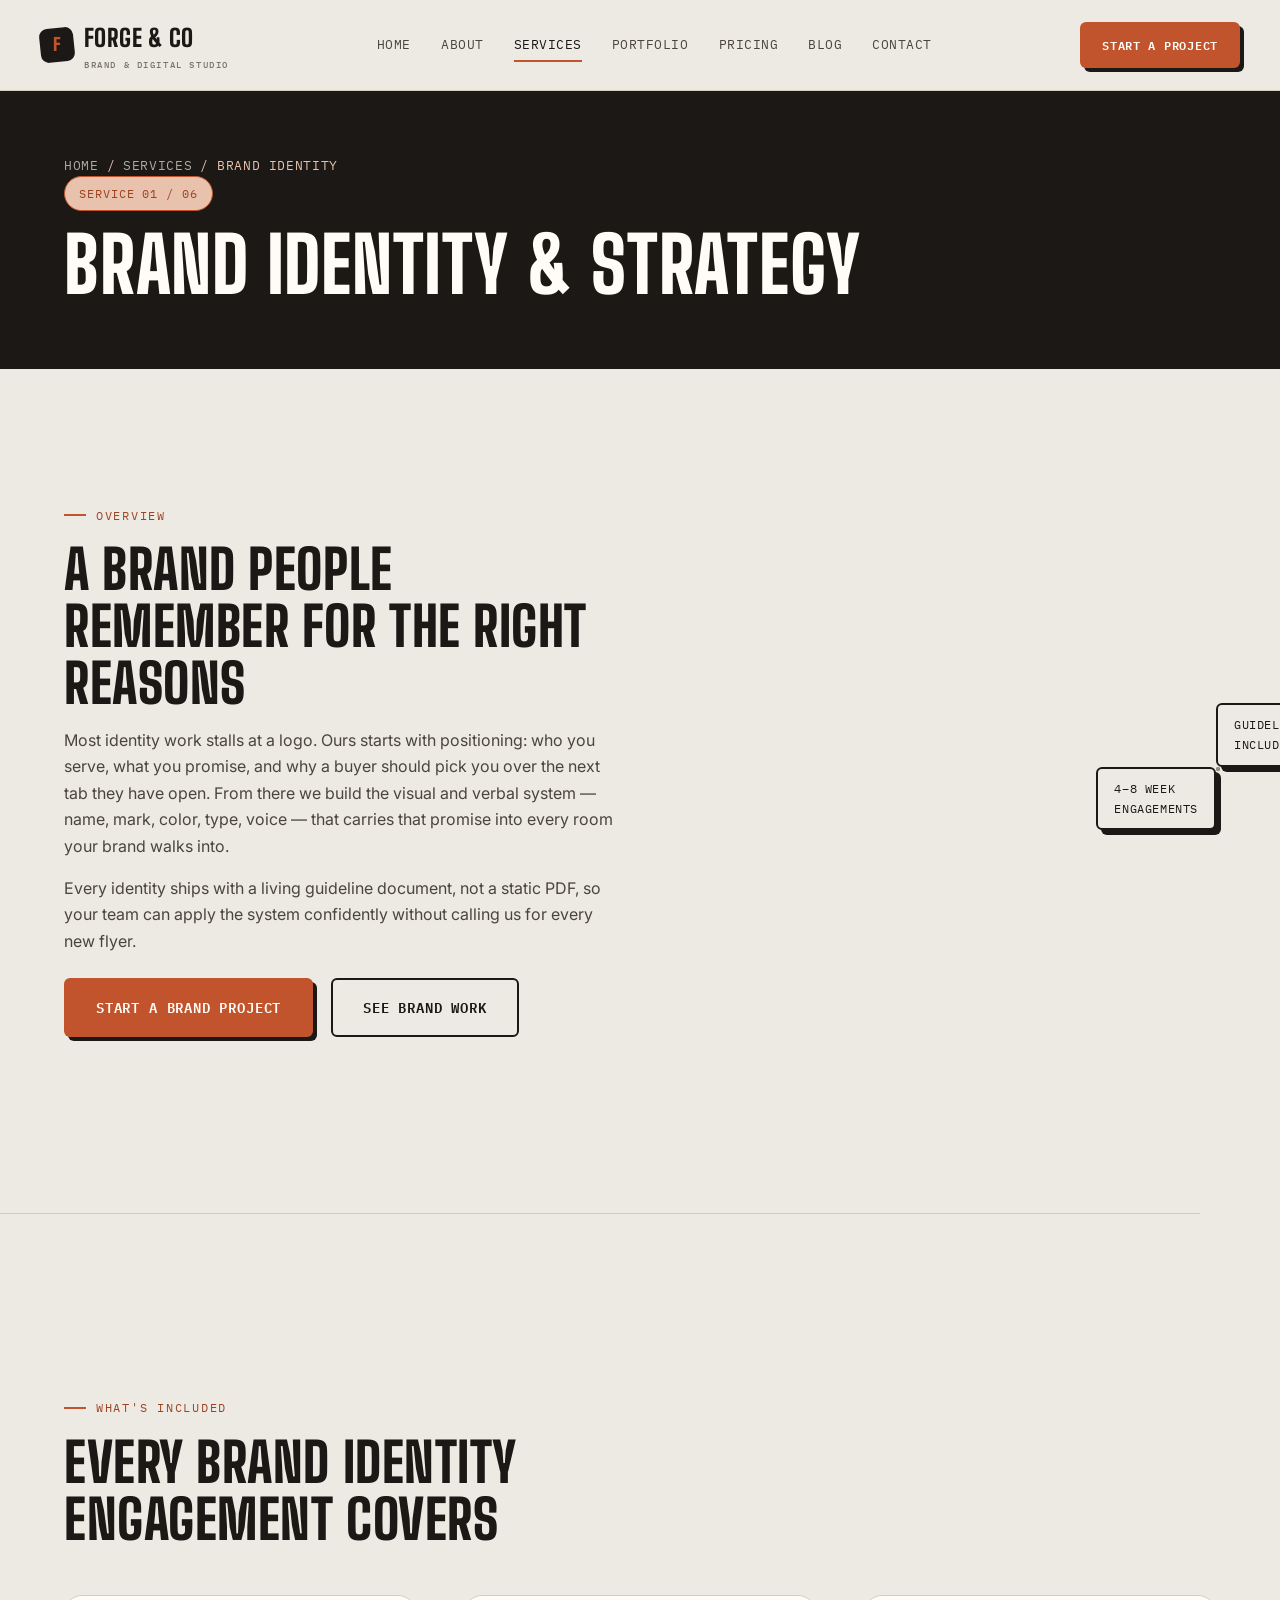
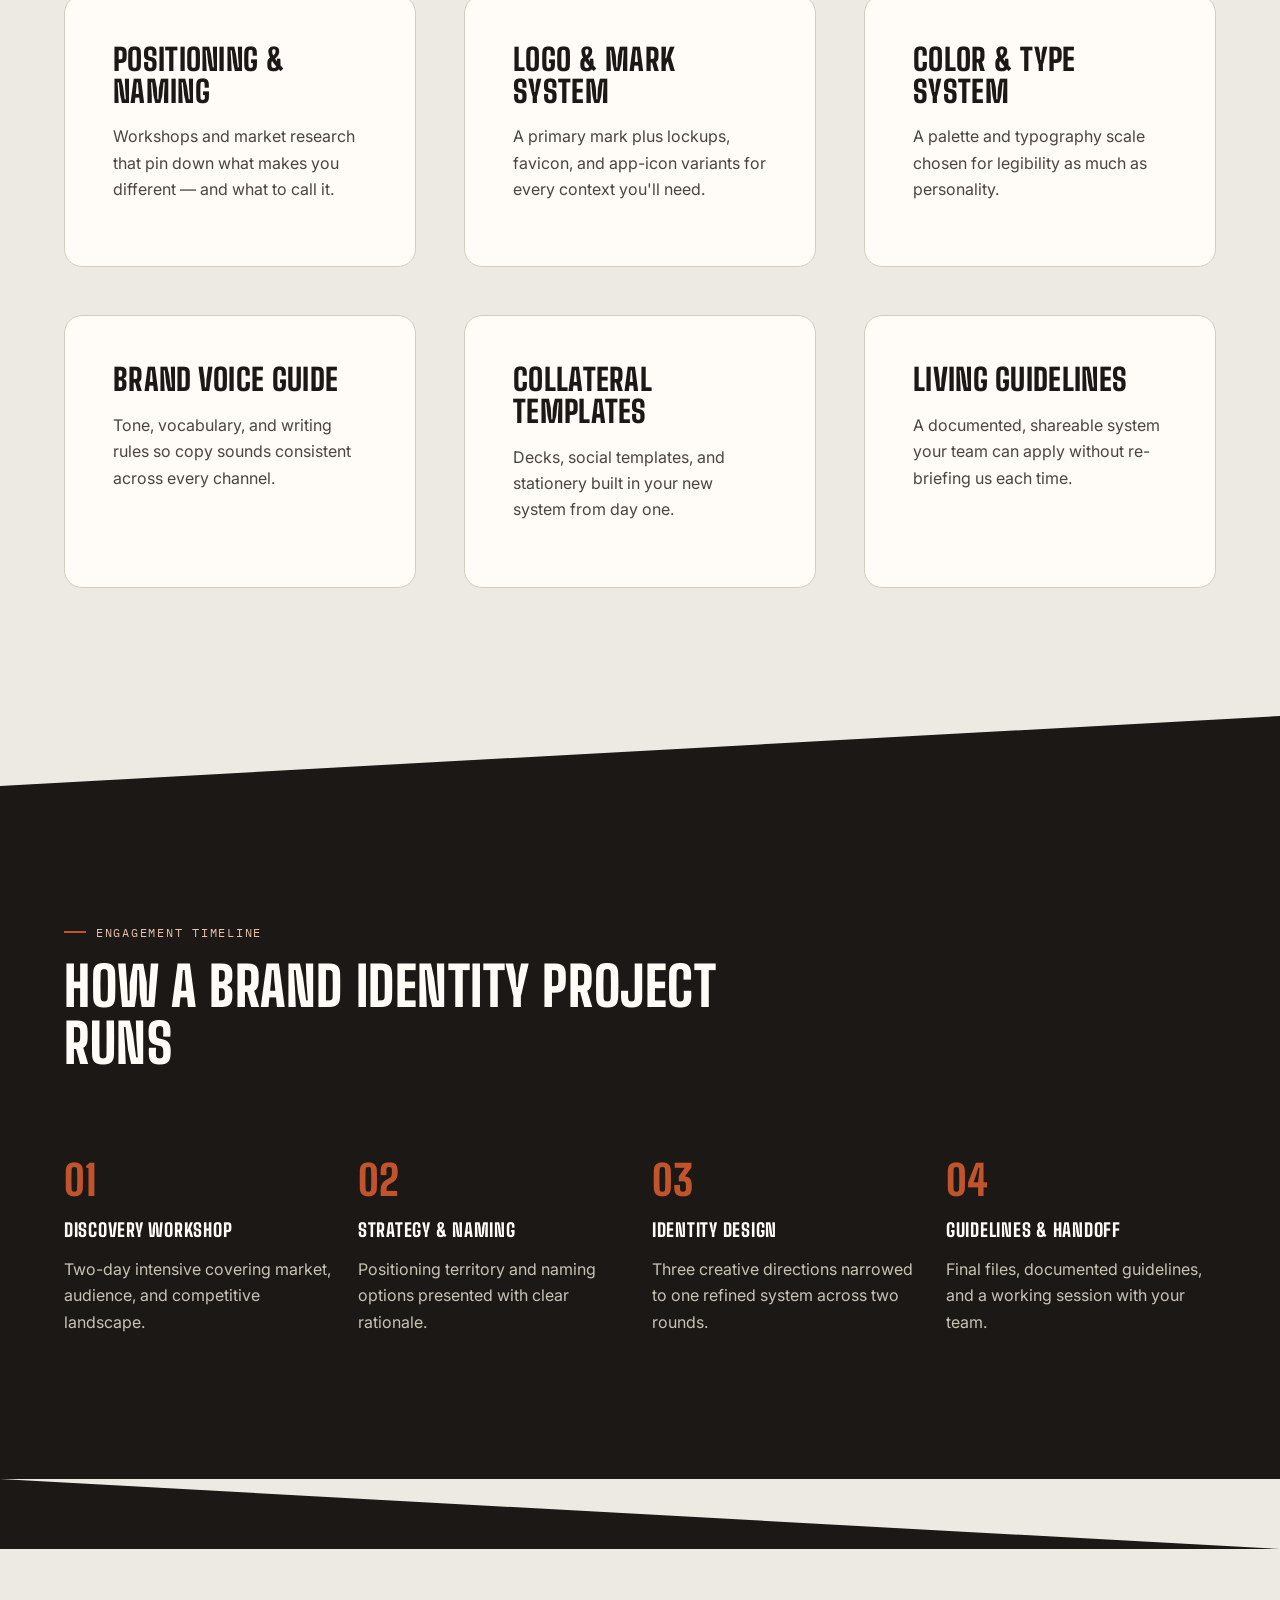
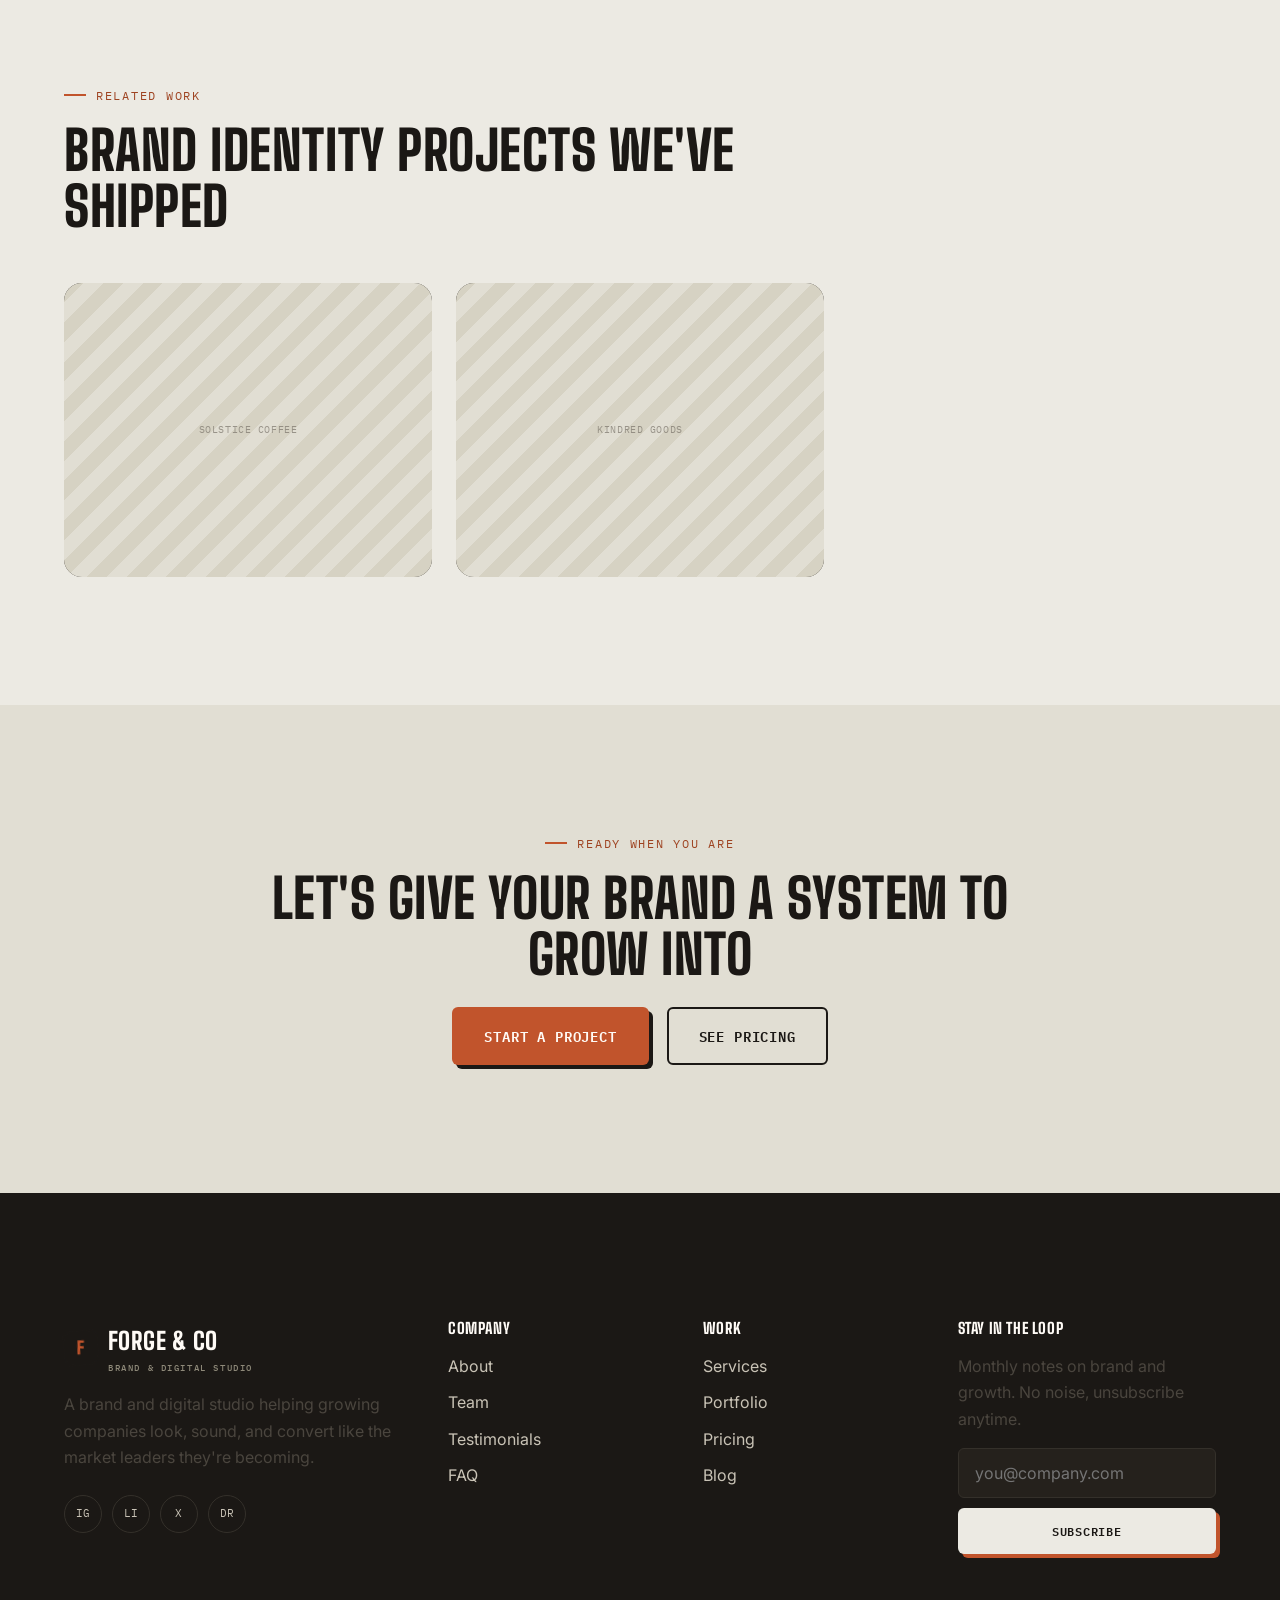
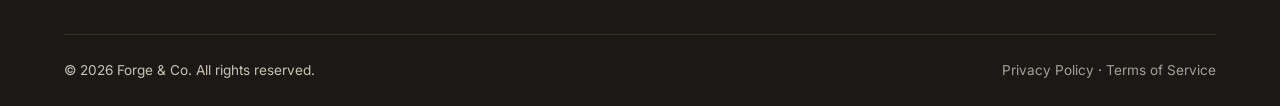
<file: agency-pro-template/service-single.html>
<!DOCTYPE html>
<html lang="en">
<head>
  <meta charset="UTF-8">
  <meta name="viewport" content="width=device-width, initial-scale=1.0">
  <title>Brand Identity & Strategy — Forge & Co</title>
  <meta name="description" content="Naming, positioning, logo systems, and brand guidelines built to hold up across every touchpoint.">
  <link rel="stylesheet" href="assets/css/style.css">
  <link rel="stylesheet" href="assets/css/responsive.css">
  <link rel="stylesheet" href="assets/css/animations.css">
</head>
<body>

  <header class="site-header">
    <div class="container nav-wrap">
      <a href="index.html" class="logo">
        <span class="logo-mark"><span>F</span></span>
        <span>Forge &amp; Co<small>Brand &amp; Digital Studio</small></span>
      </a>
      <nav class="nav-links">
        <a href="index.html">Home</a>
        <a href="about.html">About</a>
        <a href="services.html" class="is-active">Services</a>
        <a href="portfolio.html">Portfolio</a>
        <a href="pricing.html">Pricing</a>
        <a href="blog.html">Blog</a>
        <a href="contact.html">Contact</a>
      </nav>
      <div class="nav-cta">
        <a href="contact.html" class="btn btn-primary btn-sm">Start a Project</a>
        <button class="nav-toggle" aria-label="Toggle menu" aria-expanded="false"><span></span><span></span><span></span></button>
      </div>
    </div>
  </header>

  <main>

    <section class="page-header">
      <div class="container">
        <div class="breadcrumb"><a href="index.html">Home</a> / <a href="services.html">Services</a> / <span>Brand Identity</span></div>
        <span class="tag tag--copper">Service 01 / 06</span>
        <h1 style="margin-top:14px;">Brand Identity &amp; Strategy</h1>
      </div>
    </section>

    <section class="section">
      <div class="container hero-grid">
        <div data-reveal="left">
          <span class="eyebrow">Overview</span>
          <h2>A brand people remember for the right reasons</h2>
          <p>Most identity work stalls at a logo. Ours starts with positioning: who you serve, what you promise, and why a buyer should pick you over the next tab they have open. From there we build the visual and verbal system — name, mark, color, type, voice — that carries that promise into every room your brand walks into.</p>
          <p>Every identity ships with a living guideline document, not a static PDF, so your team can apply the system confidently without calling us for every new flyer.</p>
          <div class="hero-actions">
            <a href="contact.html" class="btn btn-primary">Start a Brand Project</a>
            <a href="portfolio.html" class="btn btn-ghost">See Brand Work</a>
          </div>
        </div>
        <div class="hero-art" data-reveal="right">
          <div class="ring"></div>
          <div class="plate">
            <svg viewBox="0 0 200 200" fill="none" xmlns="http://www.w3.org/2000/svg">
              <path d="M100 30 L130 100 L100 170 L70 100 Z" fill="#C1542C"/>
              <circle cx="100" cy="100" r="10" fill="#ECEAE3"/>
            </svg>
          </div>
          <span class="float-tag t1">4–8 Week Engagements</span>
          <span class="float-tag t2">Guidelines Included</span>
        </div>
      </div>
    </section>

    <hr class="divider container">

    <!-- ============ DELIVERABLES ============ -->
    <section class="section">
      <div class="container">
        <div class="section-head">
          <span class="eyebrow">What's Included</span>
          <h2>Every brand identity engagement covers</h2>
        </div>
        <div class="grid grid-3" data-reveal-group>
          <div class="card" data-reveal="fade"><h3>Positioning &amp; Naming</h3><p>Workshops and market research that pin down what makes you different — and what to call it.</p></div>
          <div class="card" data-reveal="fade"><h3>Logo &amp; Mark System</h3><p>A primary mark plus lockups, favicon, and app-icon variants for every context you'll need.</p></div>
          <div class="card" data-reveal="fade"><h3>Color &amp; Type System</h3><p>A palette and typography scale chosen for legibility as much as personality.</p></div>
          <div class="card" data-reveal="fade"><h3>Brand Voice Guide</h3><p>Tone, vocabulary, and writing rules so copy sounds consistent across every channel.</p></div>
          <div class="card" data-reveal="fade"><h3>Collateral Templates</h3><p>Decks, social templates, and stationery built in your new system from day one.</p></div>
          <div class="card" data-reveal="fade"><h3>Living Guidelines</h3><p>A documented, shareable system your team can apply without re-briefing us each time.</p></div>
        </div>
      </div>
    </section>

    <div class="shear"><svg viewBox="0 0 1200 70" preserveAspectRatio="none"><polygon points="0,70 1200,0 1200,70" fill="#1B1815"/></svg></div>

    <!-- ============ PROCESS (true sequence) ============ -->
    <section class="section--ink section">
      <div class="container">
        <div class="section-head">
          <span class="eyebrow">Engagement Timeline</span>
          <h2>How a brand identity project runs</h2>
        </div>
        <div class="process-row" data-reveal-group>
          <div class="process-step" data-reveal="left"><span class="step-num">01</span><h4>Discovery Workshop</h4><p>Two-day intensive covering market, audience, and competitive landscape.</p></div>
          <div class="process-step" data-reveal="left"><span class="step-num">02</span><h4>Strategy &amp; Naming</h4><p>Positioning territory and naming options presented with clear rationale.</p></div>
          <div class="process-step" data-reveal="left"><span class="step-num">03</span><h4>Identity Design</h4><p>Three creative directions narrowed to one refined system across two rounds.</p></div>
          <div class="process-step" data-reveal="left"><span class="step-num">04</span><h4>Guidelines &amp; Handoff</h4><p>Final files, documented guidelines, and a working session with your team.</p></div>
        </div>
      </div>
    </section>

    <div class="shear shear--ink"><svg viewBox="0 0 1200 70" preserveAspectRatio="none"><polygon points="0,0 1200,70 1200,0" fill="#ECEAE3"/></svg></div>

    <!-- ============ RELATED WORK ============ -->
    <section class="section">
      <div class="container">
        <div class="section-head">
          <span class="eyebrow">Related Work</span>
          <h2>Brand identity projects we've shipped</h2>
        </div>
        <div class="portfolio-grid" data-reveal-group>
          <a href="portfolio-single.html" class="portfolio-item" data-reveal="scale">
            <div class="img-placeholder"><span>Solstice Coffee</span></div>
            <div class="overlay"><span class="tag tag--copper">Branding</span><h4>Solstice Coffee</h4></div>
          </a>
          <a href="portfolio-single.html" class="portfolio-item" data-reveal="scale">
            <div class="img-placeholder"><span>Kindred Goods</span></div>
            <div class="overlay"><span class="tag tag--copper">Branding</span><h4>Kindred Goods</h4></div>
          </a>
        </div>
      </div>
    </section>

    <section class="section section--alt cta-band">
      <div class="container">
        <span class="eyebrow" style="justify-content:center;display:flex;">Ready When You Are</span>
        <h2>Let's give your brand a system to grow into</h2>
        <div class="cta-actions">
          <a href="contact.html" class="btn btn-primary">Start a Project</a>
          <a href="pricing.html" class="btn btn-ghost">See Pricing</a>
        </div>
      </div>
    </section>

  </main>

  <footer class="site-footer">
    <div class="container">
      <div class="footer-top">
        <div>
          <a href="index.html" class="logo"><span class="logo-mark"><span>F</span></span><span>Forge &amp; Co<small>Brand &amp; Digital Studio</small></span></a>
          <p>A brand and digital studio helping growing companies look, sound, and convert like the market leaders they're becoming.</p>
          <div class="footer-social">
            <a href="#" aria-label="Instagram">IG</a>
            <a href="#" aria-label="LinkedIn">LI</a>
            <a href="#" aria-label="X / Twitter">X</a>
            <a href="#" aria-label="Dribbble">DR</a>
          </div>
        </div>
        <div>
          <h4>Company</h4>
          <ul class="footer-links">
            <li><a href="about.html">About</a></li>
            <li><a href="team.html">Team</a></li>
            <li><a href="testimonials.html">Testimonials</a></li>
            <li><a href="faq.html">FAQ</a></li>
          </ul>
        </div>
        <div>
          <h4>Work</h4>
          <ul class="footer-links">
            <li><a href="services.html">Services</a></li>
            <li><a href="portfolio.html">Portfolio</a></li>
            <li><a href="pricing.html">Pricing</a></li>
            <li><a href="blog.html">Blog</a></li>
          </ul>
        </div>
        <div>
          <h4>Stay in the Loop</h4>
          <p>Monthly notes on brand and growth. No noise, unsubscribe anytime.</p>
          <form class="footer-newsletter" onsubmit="return false;">
            <input type="email" placeholder="you@company.com" aria-label="Email address" required>
            <button class="btn btn-light btn-block btn-sm" type="submit">Subscribe</button>
          </form>
        </div>
      </div>
      <div class="footer-bottom">
        <span>© <span data-year></span> Forge &amp; Co. All rights reserved.</span>
        <span><a href="#">Privacy Policy</a> &middot; <a href="#">Terms of Service</a></span>
      </div>
    </div>
  </footer>

  <button class="back-to-top" aria-label="Back to top">↑</button>

  <script src="assets/js/main.js"></script>
</body>
</html>
</file>
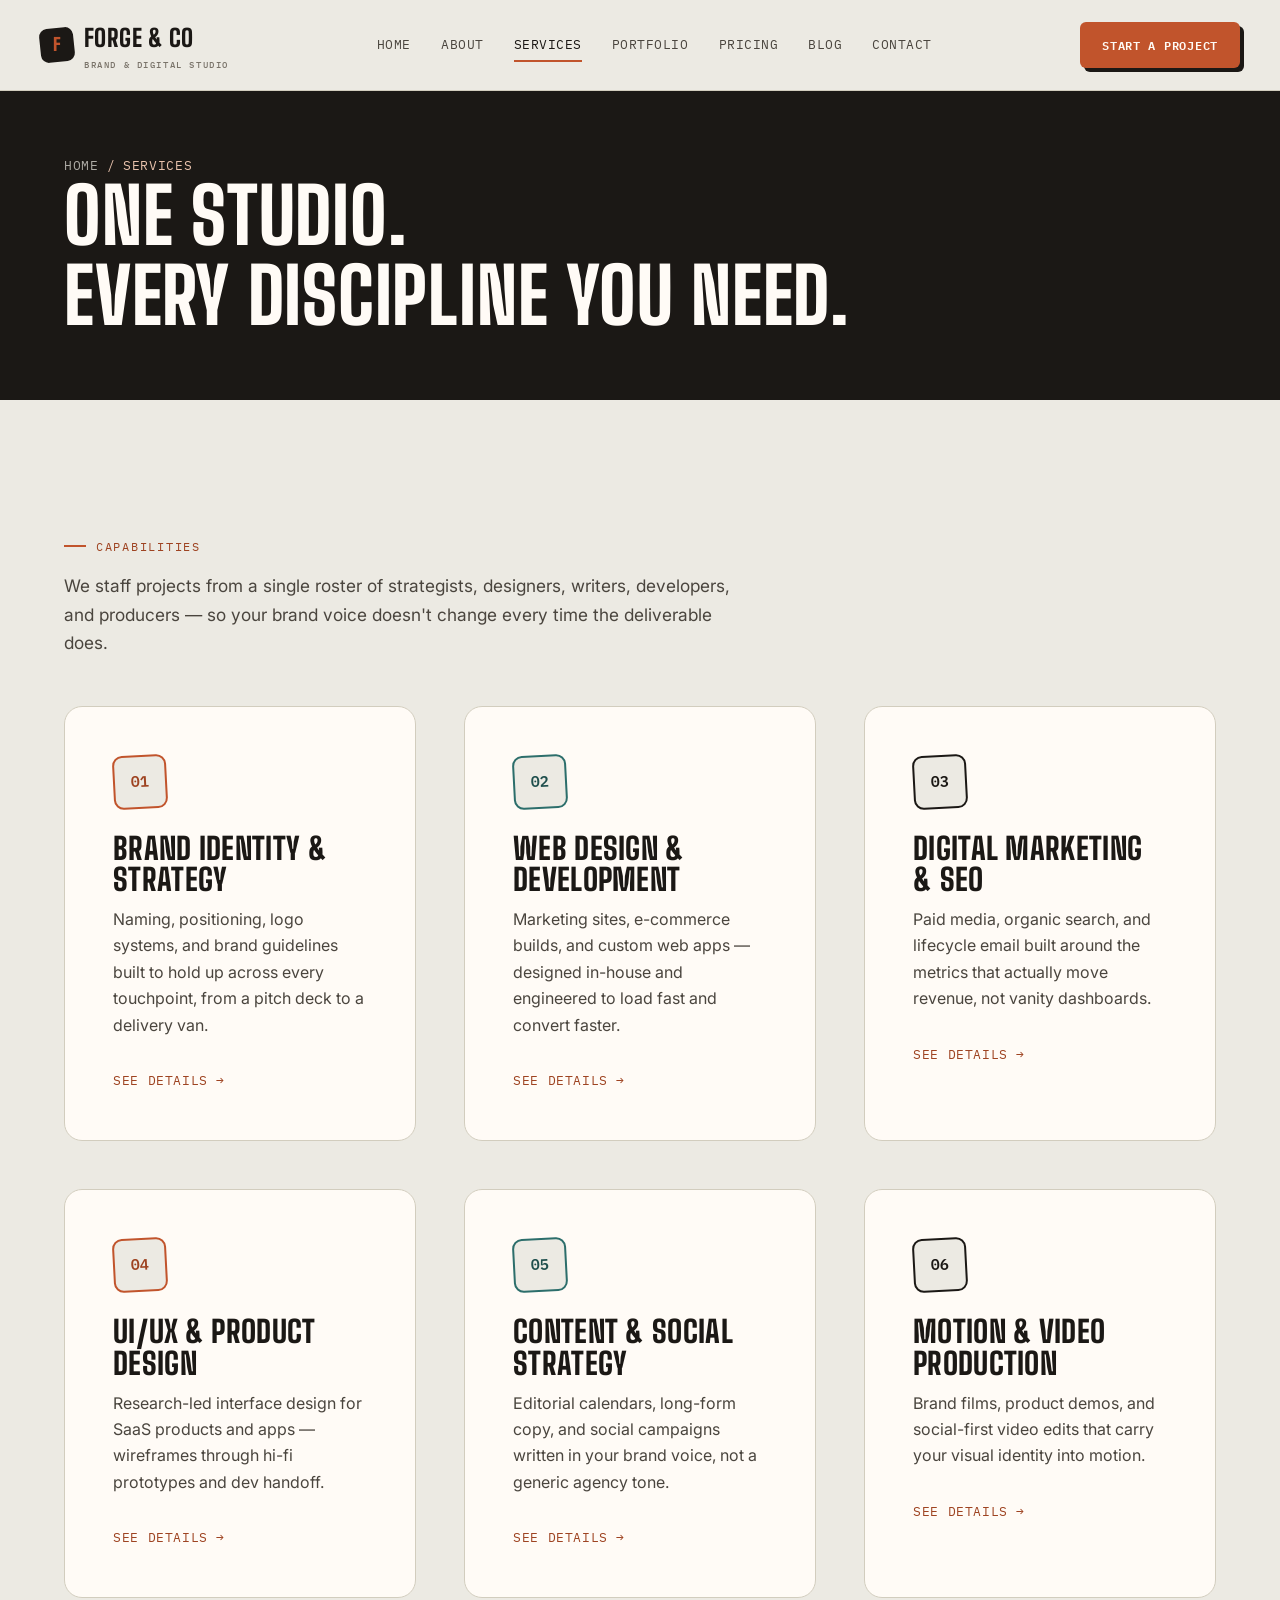
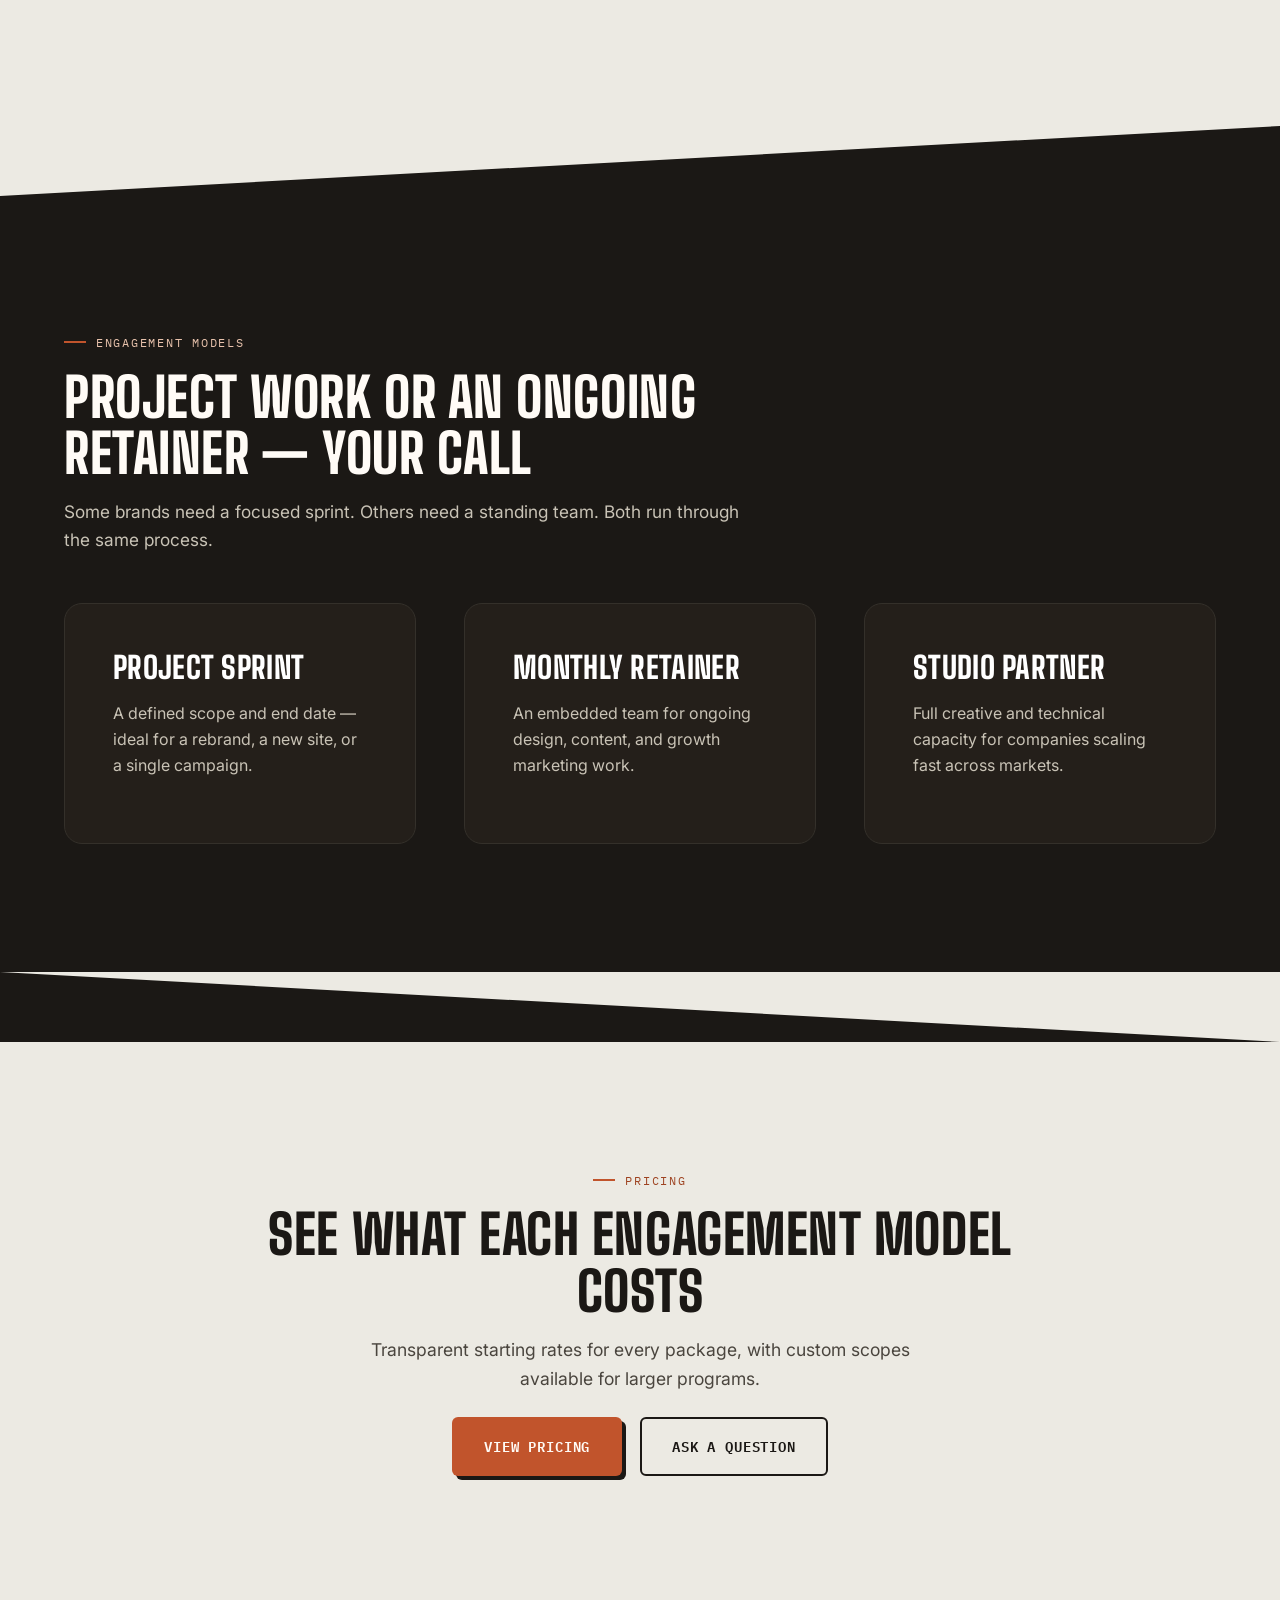
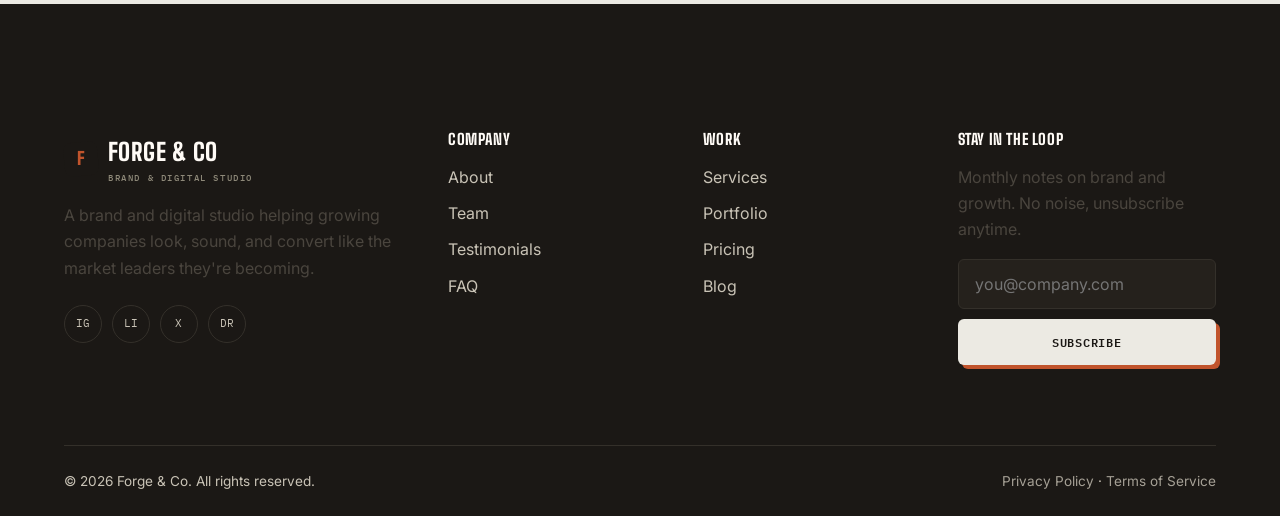
<file: agency-pro-template/services.html>
<!DOCTYPE html>
<html lang="en">
<head>
  <meta charset="UTF-8">
  <meta name="viewport" content="width=device-width, initial-scale=1.0">
  <title>Services — Forge & Co</title>
  <meta name="description" content="Brand identity, web design and development, digital marketing, product design, content strategy, and motion — all under one studio roof.">
  <link rel="stylesheet" href="assets/css/style.css">
  <link rel="stylesheet" href="assets/css/responsive.css">
  <link rel="stylesheet" href="assets/css/animations.css">
</head>
<body>

  <header class="site-header">
    <div class="container nav-wrap">
      <a href="index.html" class="logo">
        <span class="logo-mark"><span>F</span></span>
        <span>Forge &amp; Co<small>Brand &amp; Digital Studio</small></span>
      </a>
      <nav class="nav-links">
        <a href="index.html">Home</a>
        <a href="about.html">About</a>
        <a href="services.html" class="is-active">Services</a>
        <a href="portfolio.html">Portfolio</a>
        <a href="pricing.html">Pricing</a>
        <a href="blog.html">Blog</a>
        <a href="contact.html">Contact</a>
      </nav>
      <div class="nav-cta">
        <a href="contact.html" class="btn btn-primary btn-sm">Start a Project</a>
        <button class="nav-toggle" aria-label="Toggle menu" aria-expanded="false"><span></span><span></span><span></span></button>
      </div>
    </div>
  </header>

  <main>

    <section class="page-header">
      <div class="container">
        <div class="breadcrumb"><a href="index.html">Home</a> / <span>Services</span></div>
        <h1>One studio.<br>Every discipline you need.</h1>
      </div>
    </section>

    <section class="section">
      <div class="container">
        <div class="section-head">
          <span class="eyebrow">Capabilities</span>
          <p>We staff projects from a single roster of strategists, designers, writers, developers, and producers — so your brand voice doesn't change every time the deliverable does.</p>
        </div>

        <div class="grid grid-3" data-reveal-group>
          <div class="service-card" data-reveal="scale">
            <div class="stamp stamp--copper">01</div>
            <h3>Brand Identity &amp; Strategy</h3>
            <p>Naming, positioning, logo systems, and brand guidelines built to hold up across every touchpoint, from a pitch deck to a delivery van.</p>
            <a href="service-single.html" class="service-link">See Details <span class="arrow">→</span></a>
          </div>
          <div class="service-card" data-reveal="scale">
            <div class="stamp stamp--teal">02</div>
            <h3>Web Design &amp; Development</h3>
            <p>Marketing sites, e-commerce builds, and custom web apps — designed in-house and engineered to load fast and convert faster.</p>
            <a href="service-single.html" class="service-link">See Details <span class="arrow">→</span></a>
          </div>
          <div class="service-card" data-reveal="scale">
            <div class="stamp">03</div>
            <h3>Digital Marketing &amp; SEO</h3>
            <p>Paid media, organic search, and lifecycle email built around the metrics that actually move revenue, not vanity dashboards.</p>
            <a href="service-single.html" class="service-link">See Details <span class="arrow">→</span></a>
          </div>
          <div class="service-card" data-reveal="scale">
            <div class="stamp stamp--copper">04</div>
            <h3>UI/UX &amp; Product Design</h3>
            <p>Research-led interface design for SaaS products and apps — wireframes through hi-fi prototypes and dev handoff.</p>
            <a href="service-single.html" class="service-link">See Details <span class="arrow">→</span></a>
          </div>
          <div class="service-card" data-reveal="scale">
            <div class="stamp stamp--teal">05</div>
            <h3>Content &amp; Social Strategy</h3>
            <p>Editorial calendars, long-form copy, and social campaigns written in your brand voice, not a generic agency tone.</p>
            <a href="service-single.html" class="service-link">See Details <span class="arrow">→</span></a>
          </div>
          <div class="service-card" data-reveal="scale">
            <div class="stamp">06</div>
            <h3>Motion &amp; Video Production</h3>
            <p>Brand films, product demos, and social-first video edits that carry your visual identity into motion.</p>
            <a href="service-single.html" class="service-link">See Details <span class="arrow">→</span></a>
          </div>
        </div>
      </div>
    </section>

    <div class="shear"><svg viewBox="0 0 1200 70" preserveAspectRatio="none"><polygon points="0,70 1200,0 1200,70" fill="#1B1815"/></svg></div>

    <section class="section--ink section">
      <div class="container">
        <div class="section-head">
          <span class="eyebrow">Engagement Models</span>
          <h2>Project work or an ongoing retainer — your call</h2>
          <p>Some brands need a focused sprint. Others need a standing team. Both run through the same process.</p>
        </div>
        <div class="grid grid-3" data-reveal-group>
          <div class="card" data-reveal="fade" style="background:#241F1A;border-color:#34302A;">
            <h3 style="color:#fff;">Project Sprint</h3>
            <p style="color:#C9C3B6;">A defined scope and end date — ideal for a rebrand, a new site, or a single campaign.</p>
          </div>
          <div class="card" data-reveal="fade" style="background:#241F1A;border-color:#34302A;">
            <h3 style="color:#fff;">Monthly Retainer</h3>
            <p style="color:#C9C3B6;">An embedded team for ongoing design, content, and growth marketing work.</p>
          </div>
          <div class="card" data-reveal="fade" style="background:#241F1A;border-color:#34302A;">
            <h3 style="color:#fff;">Studio Partner</h3>
            <p style="color:#C9C3B6;">Full creative and technical capacity for companies scaling fast across markets.</p>
          </div>
        </div>
      </div>
    </section>

    <div class="shear shear--ink"><svg viewBox="0 0 1200 70" preserveAspectRatio="none"><polygon points="0,0 1200,70 1200,0" fill="#ECEAE3"/></svg></div>

    <section class="section cta-band">
      <div class="container">
        <span class="eyebrow" style="justify-content:center;display:flex;">Pricing</span>
        <h2>See what each engagement model costs</h2>
        <p>Transparent starting rates for every package, with custom scopes available for larger programs.</p>
        <div class="cta-actions">
          <a href="pricing.html" class="btn btn-primary">View Pricing</a>
          <a href="contact.html" class="btn btn-ghost">Ask a Question</a>
        </div>
      </div>
    </section>

  </main>

  <footer class="site-footer">
    <div class="container">
      <div class="footer-top">
        <div>
          <a href="index.html" class="logo"><span class="logo-mark"><span>F</span></span><span>Forge &amp; Co<small>Brand &amp; Digital Studio</small></span></a>
          <p>A brand and digital studio helping growing companies look, sound, and convert like the market leaders they're becoming.</p>
          <div class="footer-social">
            <a href="#" aria-label="Instagram">IG</a>
            <a href="#" aria-label="LinkedIn">LI</a>
            <a href="#" aria-label="X / Twitter">X</a>
            <a href="#" aria-label="Dribbble">DR</a>
          </div>
        </div>
        <div>
          <h4>Company</h4>
          <ul class="footer-links">
            <li><a href="about.html">About</a></li>
            <li><a href="team.html">Team</a></li>
            <li><a href="testimonials.html">Testimonials</a></li>
            <li><a href="faq.html">FAQ</a></li>
          </ul>
        </div>
        <div>
          <h4>Work</h4>
          <ul class="footer-links">
            <li><a href="services.html">Services</a></li>
            <li><a href="portfolio.html">Portfolio</a></li>
            <li><a href="pricing.html">Pricing</a></li>
            <li><a href="blog.html">Blog</a></li>
          </ul>
        </div>
        <div>
          <h4>Stay in the Loop</h4>
          <p>Monthly notes on brand and growth. No noise, unsubscribe anytime.</p>
          <form class="footer-newsletter" onsubmit="return false;">
            <input type="email" placeholder="you@company.com" aria-label="Email address" required>
            <button class="btn btn-light btn-block btn-sm" type="submit">Subscribe</button>
          </form>
        </div>
      </div>
      <div class="footer-bottom">
        <span>© <span data-year></span> Forge &amp; Co. All rights reserved.</span>
        <span><a href="#">Privacy Policy</a> &middot; <a href="#">Terms of Service</a></span>
      </div>
    </div>
  </footer>

  <button class="back-to-top" aria-label="Back to top">↑</button>

  <script src="assets/js/main.js"></script>
</body>
</html>
</file>
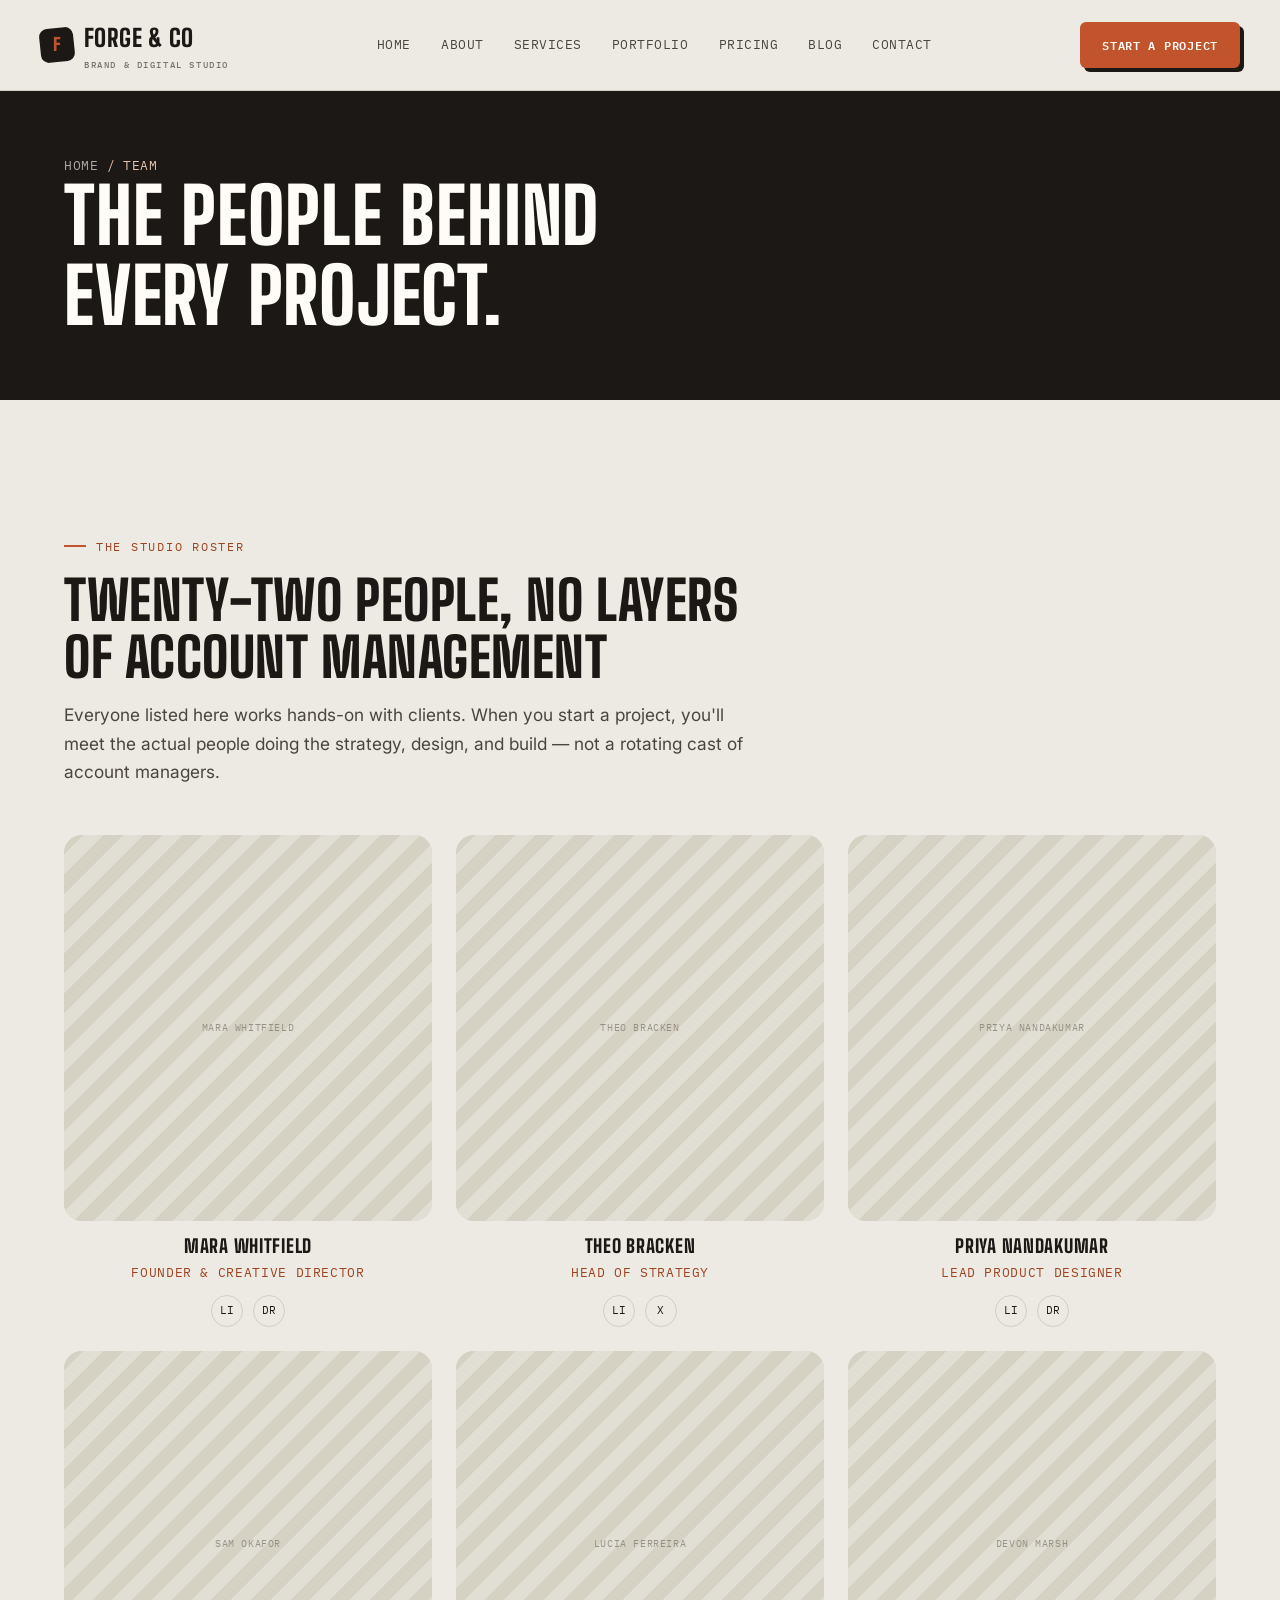
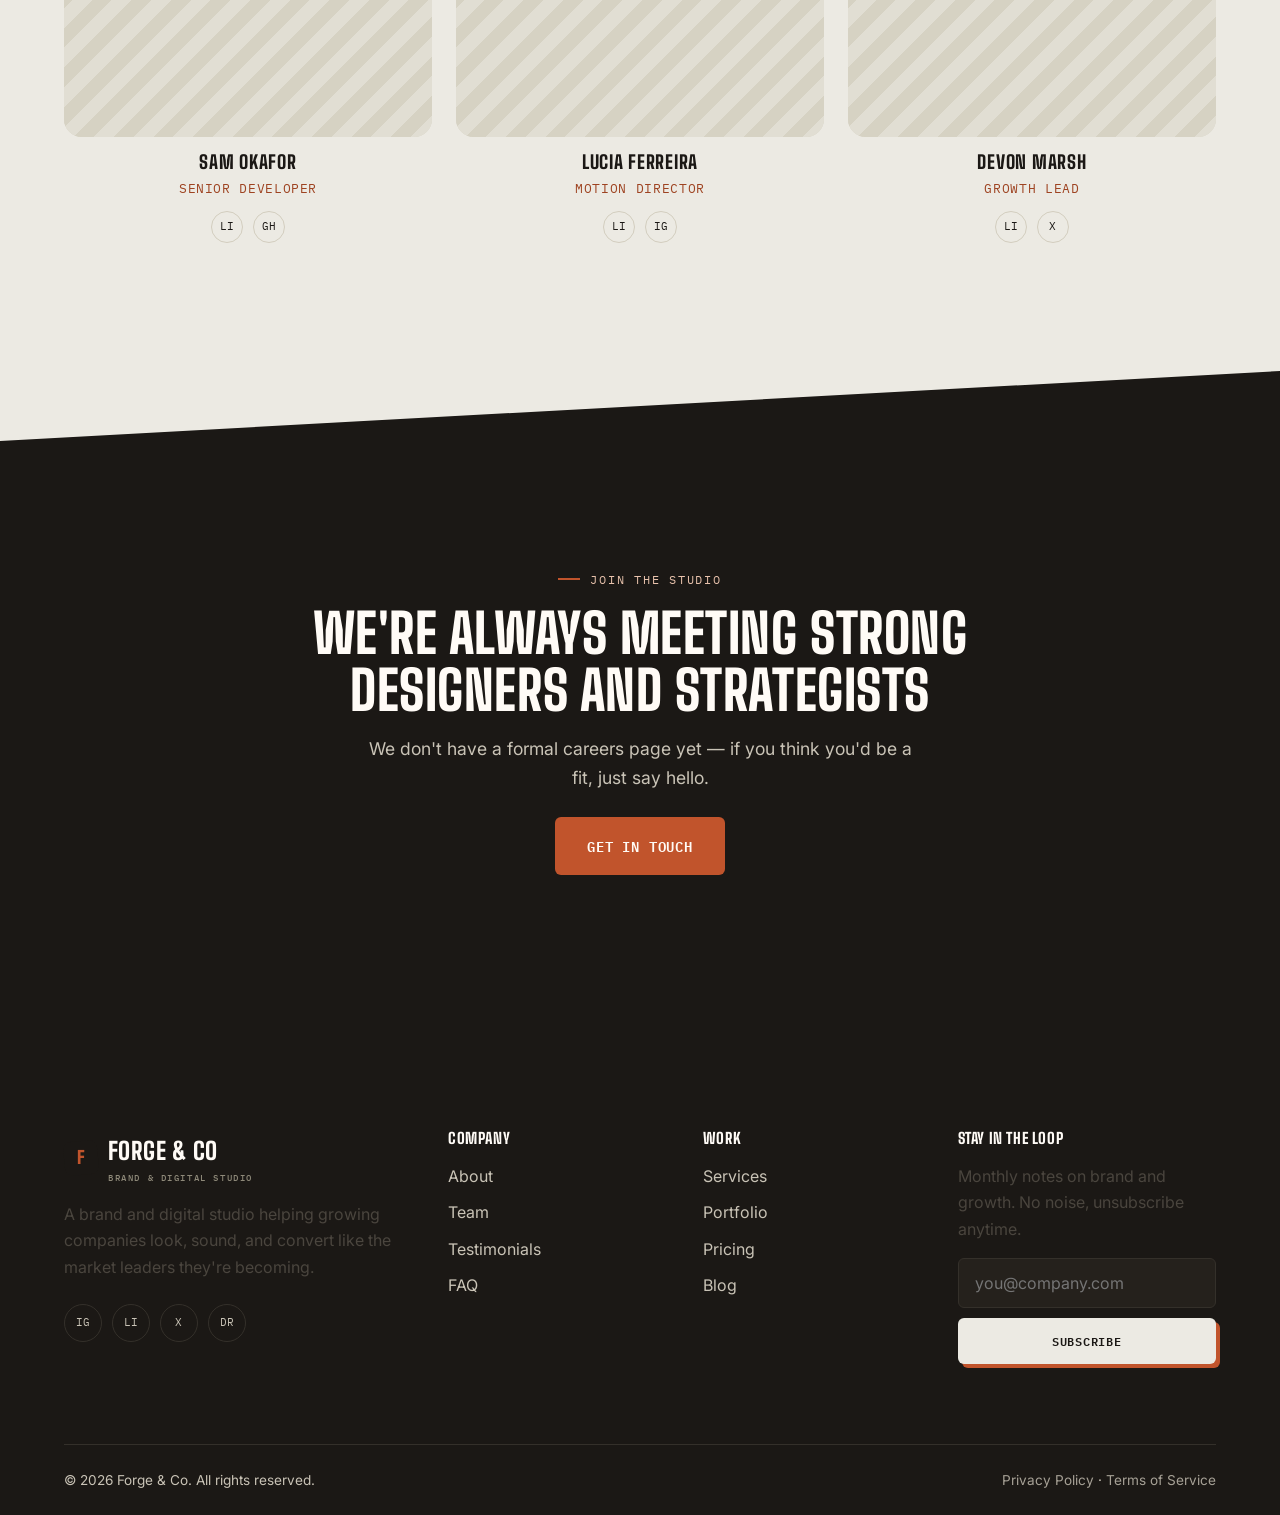
<file: agency-pro-template/team.html>
<!DOCTYPE html>
<html lang="en">
<head>
  <meta charset="UTF-8">
  <meta name="viewport" content="width=device-width, initial-scale=1.0">
  <title>Team — Forge & Co</title>
  <meta name="description" content="Meet the strategists, designers, developers, and producers behind Forge & Co.">
  <link rel="stylesheet" href="assets/css/style.css">
  <link rel="stylesheet" href="assets/css/responsive.css">
  <link rel="stylesheet" href="assets/css/animations.css">
</head>
<body>

  <header class="site-header">
    <div class="container nav-wrap">
      <a href="index.html" class="logo">
        <span class="logo-mark"><span>F</span></span>
        <span>Forge &amp; Co<small>Brand &amp; Digital Studio</small></span>
      </a>
      <nav class="nav-links">
        <a href="index.html">Home</a>
        <a href="about.html">About</a>
        <a href="services.html">Services</a>
        <a href="portfolio.html">Portfolio</a>
        <a href="pricing.html">Pricing</a>
        <a href="blog.html">Blog</a>
        <a href="contact.html">Contact</a>
      </nav>
      <div class="nav-cta">
        <a href="contact.html" class="btn btn-primary btn-sm">Start a Project</a>
        <button class="nav-toggle" aria-label="Toggle menu" aria-expanded="false"><span></span><span></span><span></span></button>
      </div>
    </div>
  </header>

  <main>

    <section class="page-header">
      <div class="container">
        <div class="breadcrumb"><a href="index.html">Home</a> / <span>Team</span></div>
        <h1>The people behind<br>every project.</h1>
      </div>
    </section>

    <section class="section">
      <div class="container">
        <div class="section-head">
          <span class="eyebrow">The Studio Roster</span>
          <h2>Twenty-two people, no layers of account management</h2>
          <p>Everyone listed here works hands-on with clients. When you start a project, you'll meet the actual people doing the strategy, design, and build — not a rotating cast of account managers.</p>
        </div>

        <div class="team-grid" data-reveal-group>
          <div class="team-card" data-reveal="scale">
            <div class="team-photo"><div class="img-placeholder"><span>Mara Whitfield</span></div></div>
            <h4>Mara Whitfield</h4><span class="team-role">Founder &amp; Creative Director</span>
            <div class="team-social"><a href="#" aria-label="LinkedIn">LI</a><a href="#" aria-label="Dribbble">DR</a></div>
          </div>
          <div class="team-card" data-reveal="scale">
            <div class="team-photo"><div class="img-placeholder"><span>Theo Bracken</span></div></div>
            <h4>Theo Bracken</h4><span class="team-role">Head of Strategy</span>
            <div class="team-social"><a href="#" aria-label="LinkedIn">LI</a><a href="#" aria-label="X / Twitter">X</a></div>
          </div>
          <div class="team-card" data-reveal="scale">
            <div class="team-photo"><div class="img-placeholder"><span>Priya Nandakumar</span></div></div>
            <h4>Priya Nandakumar</h4><span class="team-role">Lead Product Designer</span>
            <div class="team-social"><a href="#" aria-label="LinkedIn">LI</a><a href="#" aria-label="Dribbble">DR</a></div>
          </div>
          <div class="team-card" data-reveal="scale">
            <div class="team-photo"><div class="img-placeholder"><span>Sam Okafor</span></div></div>
            <h4>Sam Okafor</h4><span class="team-role">Senior Developer</span>
            <div class="team-social"><a href="#" aria-label="LinkedIn">LI</a><a href="#" aria-label="GitHub">GH</a></div>
          </div>
          <div class="team-card" data-reveal="scale">
            <div class="team-photo"><div class="img-placeholder"><span>Lucia Ferreira</span></div></div>
            <h4>Lucia Ferreira</h4><span class="team-role">Motion Director</span>
            <div class="team-social"><a href="#" aria-label="LinkedIn">LI</a><a href="#" aria-label="Instagram">IG</a></div>
          </div>
          <div class="team-card" data-reveal="scale">
            <div class="team-photo"><div class="img-placeholder"><span>Devon Marsh</span></div></div>
            <h4>Devon Marsh</h4><span class="team-role">Growth Lead</span>
            <div class="team-social"><a href="#" aria-label="LinkedIn">LI</a><a href="#" aria-label="X / Twitter">X</a></div>
          </div>
        </div>
      </div>
    </section>

    <div class="shear"><svg viewBox="0 0 1200 70" preserveAspectRatio="none"><polygon points="0,70 1200,0 1200,70" fill="#1B1815"/></svg></div>

    <section class="section--ink section cta-band">
      <div class="container">
        <span class="eyebrow" style="justify-content:center;display:flex;">Join the Studio</span>
        <h2>We're always meeting strong designers and strategists</h2>
        <p>We don't have a formal careers page yet — if you think you'd be a fit, just say hello.</p>
        <div class="cta-actions">
          <a href="contact.html" class="btn btn-primary">Get in Touch</a>
        </div>
      </div>
    </section>

  </main>

  <footer class="site-footer">
    <div class="container">
      <div class="footer-top">
        <div>
          <a href="index.html" class="logo"><span class="logo-mark"><span>F</span></span><span>Forge &amp; Co<small>Brand &amp; Digital Studio</small></span></a>
          <p>A brand and digital studio helping growing companies look, sound, and convert like the market leaders they're becoming.</p>
          <div class="footer-social">
            <a href="#" aria-label="Instagram">IG</a>
            <a href="#" aria-label="LinkedIn">LI</a>
            <a href="#" aria-label="X / Twitter">X</a>
            <a href="#" aria-label="Dribbble">DR</a>
          </div>
        </div>
        <div>
          <h4>Company</h4>
          <ul class="footer-links">
            <li><a href="about.html">About</a></li>
            <li><a href="team.html">Team</a></li>
            <li><a href="testimonials.html">Testimonials</a></li>
            <li><a href="faq.html">FAQ</a></li>
          </ul>
        </div>
        <div>
          <h4>Work</h4>
          <ul class="footer-links">
            <li><a href="services.html">Services</a></li>
            <li><a href="portfolio.html">Portfolio</a></li>
            <li><a href="pricing.html">Pricing</a></li>
            <li><a href="blog.html">Blog</a></li>
          </ul>
        </div>
        <div>
          <h4>Stay in the Loop</h4>
          <p>Monthly notes on brand and growth. No noise, unsubscribe anytime.</p>
          <form class="footer-newsletter" onsubmit="return false;">
            <input type="email" placeholder="you@company.com" aria-label="Email address" required>
            <button class="btn btn-light btn-block btn-sm" type="submit">Subscribe</button>
          </form>
        </div>
      </div>
      <div class="footer-bottom">
        <span>© <span data-year></span> Forge &amp; Co. All rights reserved.</span>
        <span><a href="#">Privacy Policy</a> &middot; <a href="#">Terms of Service</a></span>
      </div>
    </div>
  </footer>

  <button class="back-to-top" aria-label="Back to top">↑</button>

  <script src="assets/js/main.js"></script>
</body>
</html>
</file>
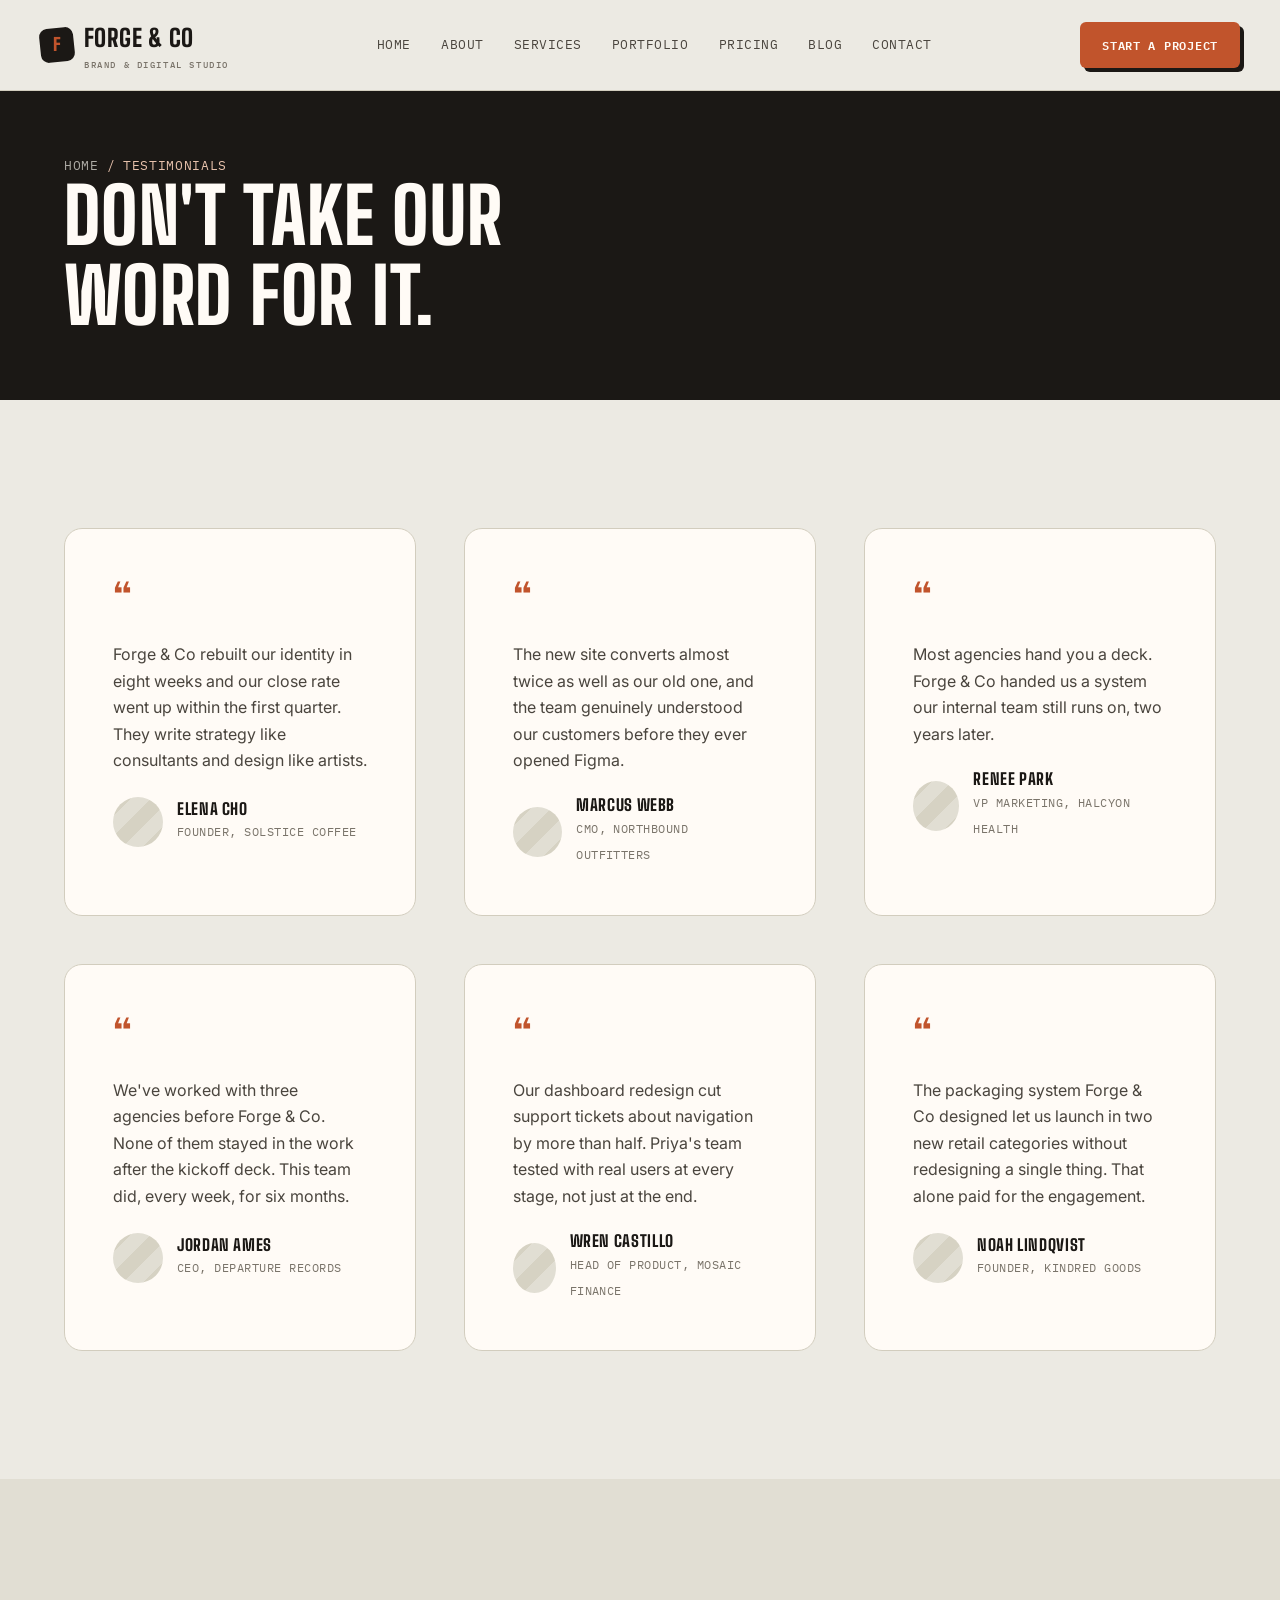
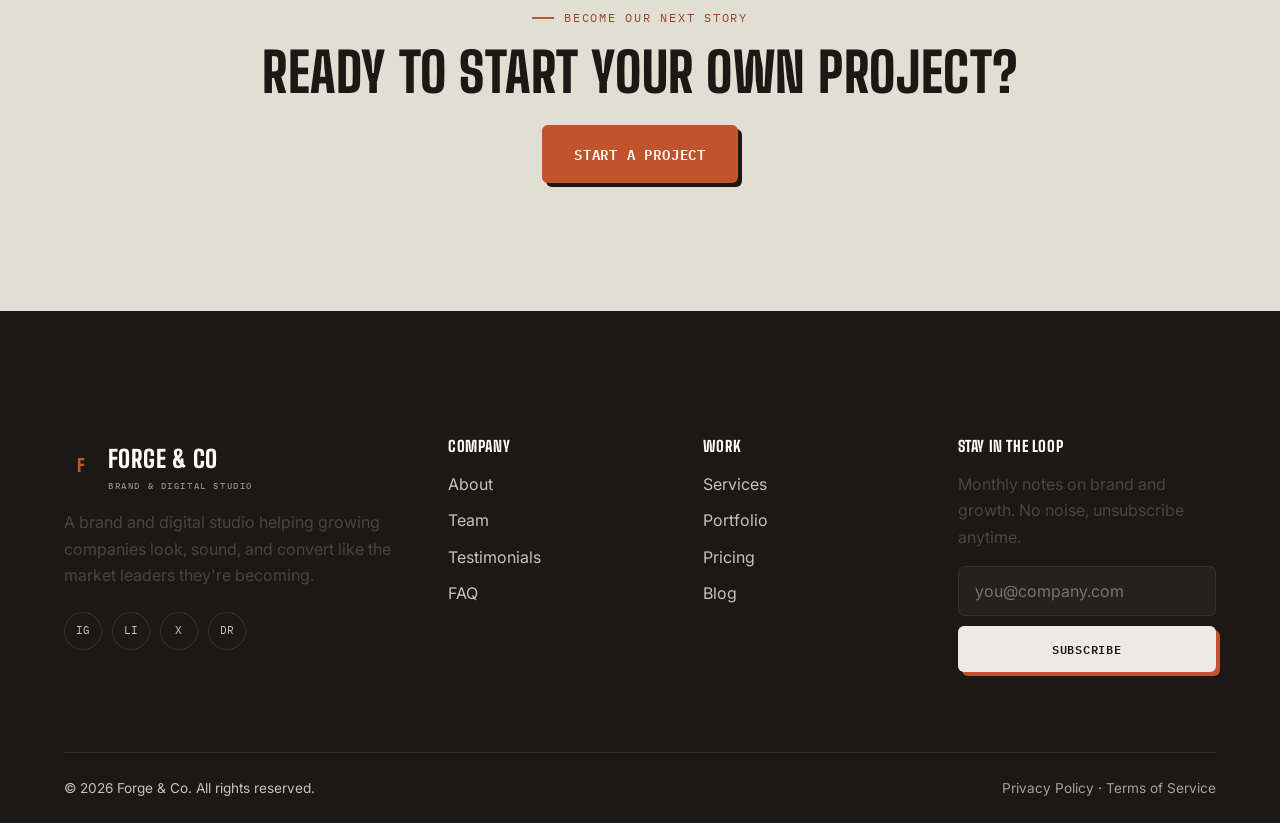
<file: agency-pro-template/testimonials.html>
<!DOCTYPE html>
<html lang="en">
<head>
  <meta charset="UTF-8">
  <meta name="viewport" content="width=device-width, initial-scale=1.0">
  <title>Testimonials — Forge & Co</title>
  <meta name="description" content="What clients say about working with Forge & Co.">
  <link rel="stylesheet" href="assets/css/style.css">
  <link rel="stylesheet" href="assets/css/responsive.css">
  <link rel="stylesheet" href="assets/css/animations.css">
</head>
<body>

  <header class="site-header">
    <div class="container nav-wrap">
      <a href="index.html" class="logo">
        <span class="logo-mark"><span>F</span></span>
        <span>Forge &amp; Co<small>Brand &amp; Digital Studio</small></span>
      </a>
      <nav class="nav-links">
        <a href="index.html">Home</a>
        <a href="about.html">About</a>
        <a href="services.html">Services</a>
        <a href="portfolio.html">Portfolio</a>
        <a href="pricing.html">Pricing</a>
        <a href="blog.html">Blog</a>
        <a href="contact.html">Contact</a>
      </nav>
      <div class="nav-cta">
        <a href="contact.html" class="btn btn-primary btn-sm">Start a Project</a>
        <button class="nav-toggle" aria-label="Toggle menu" aria-expanded="false"><span></span><span></span><span></span></button>
      </div>
    </div>
  </header>

  <main>

    <section class="page-header">
      <div class="container">
        <div class="breadcrumb"><a href="index.html">Home</a> / <span>Testimonials</span></div>
        <h1>Don't take our<br>word for it.</h1>
      </div>
    </section>

    <section class="section">
      <div class="container">
        <div class="grid grid-3" data-reveal-group>

          <div class="testimonial-card" data-reveal="fade">
            <span class="quote-mark">“</span>
            <p>Forge & Co rebuilt our identity in eight weeks and our close rate went up within the first quarter. They write strategy like consultants and design like artists.</p>
            <div class="testimonial-author">
              <div class="img-placeholder" style="width:50px;height:50px;border-radius:50%;"><span></span></div>
              <div><h4>Elena Cho</h4><span>Founder, Solstice Coffee</span></div>
            </div>
          </div>

          <div class="testimonial-card" data-reveal="fade">
            <span class="quote-mark">“</span>
            <p>The new site converts almost twice as well as our old one, and the team genuinely understood our customers before they ever opened Figma.</p>
            <div class="testimonial-author">
              <div class="img-placeholder" style="width:50px;height:50px;border-radius:50%;"><span></span></div>
              <div><h4>Marcus Webb</h4><span>CMO, Northbound Outfitters</span></div>
            </div>
          </div>

          <div class="testimonial-card" data-reveal="fade">
            <span class="quote-mark">“</span>
            <p>Most agencies hand you a deck. Forge & Co handed us a system our internal team still runs on, two years later.</p>
            <div class="testimonial-author">
              <div class="img-placeholder" style="width:50px;height:50px;border-radius:50%;"><span></span></div>
              <div><h4>Renee Park</h4><span>VP Marketing, Halcyon Health</span></div>
            </div>
          </div>

          <div class="testimonial-card" data-reveal="fade">
            <span class="quote-mark">“</span>
            <p>We've worked with three agencies before Forge & Co. None of them stayed in the work after the kickoff deck. This team did, every week, for six months.</p>
            <div class="testimonial-author">
              <div class="img-placeholder" style="width:50px;height:50px;border-radius:50%;"><span></span></div>
              <div><h4>Jordan Ames</h4><span>CEO, Departure Records</span></div>
            </div>
          </div>

          <div class="testimonial-card" data-reveal="fade">
            <span class="quote-mark">“</span>
            <p>Our dashboard redesign cut support tickets about navigation by more than half. Priya's team tested with real users at every stage, not just at the end.</p>
            <div class="testimonial-author">
              <div class="img-placeholder" style="width:50px;height:50px;border-radius:50%;"><span></span></div>
              <div><h4>Wren Castillo</h4><span>Head of Product, Mosaic Finance</span></div>
            </div>
          </div>

          <div class="testimonial-card" data-reveal="fade">
            <span class="quote-mark">“</span>
            <p>The packaging system Forge & Co designed let us launch in two new retail categories without redesigning a single thing. That alone paid for the engagement.</p>
            <div class="testimonial-author">
              <div class="img-placeholder" style="width:50px;height:50px;border-radius:50%;"><span></span></div>
              <div><h4>Noah Lindqvist</h4><span>Founder, Kindred Goods</span></div>
            </div>
          </div>

        </div>
      </div>
    </section>

    <section class="section section--alt cta-band">
      <div class="container">
        <span class="eyebrow" style="justify-content:center;display:flex;">Become Our Next Story</span>
        <h2>Ready to start your own project?</h2>
        <div class="cta-actions">
          <a href="contact.html" class="btn btn-primary">Start a Project</a>
        </div>
      </div>
    </section>

  </main>

  <footer class="site-footer">
    <div class="container">
      <div class="footer-top">
        <div>
          <a href="index.html" class="logo"><span class="logo-mark"><span>F</span></span><span>Forge &amp; Co<small>Brand &amp; Digital Studio</small></span></a>
          <p>A brand and digital studio helping growing companies look, sound, and convert like the market leaders they're becoming.</p>
          <div class="footer-social">
            <a href="#" aria-label="Instagram">IG</a>
            <a href="#" aria-label="LinkedIn">LI</a>
            <a href="#" aria-label="X / Twitter">X</a>
            <a href="#" aria-label="Dribbble">DR</a>
          </div>
        </div>
        <div>
          <h4>Company</h4>
          <ul class="footer-links">
            <li><a href="about.html">About</a></li>
            <li><a href="team.html">Team</a></li>
            <li><a href="testimonials.html">Testimonials</a></li>
            <li><a href="faq.html">FAQ</a></li>
          </ul>
        </div>
        <div>
          <h4>Work</h4>
          <ul class="footer-links">
            <li><a href="services.html">Services</a></li>
            <li><a href="portfolio.html">Portfolio</a></li>
            <li><a href="pricing.html">Pricing</a></li>
            <li><a href="blog.html">Blog</a></li>
          </ul>
        </div>
        <div>
          <h4>Stay in the Loop</h4>
          <p>Monthly notes on brand and growth. No noise, unsubscribe anytime.</p>
          <form class="footer-newsletter" onsubmit="return false;">
            <input type="email" placeholder="you@company.com" aria-label="Email address" required>
            <button class="btn btn-light btn-block btn-sm" type="submit">Subscribe</button>
          </form>
        </div>
      </div>
      <div class="footer-bottom">
        <span>© <span data-year></span> Forge &amp; Co. All rights reserved.</span>
        <span><a href="#">Privacy Policy</a> &middot; <a href="#">Terms of Service</a></span>
      </div>
    </div>
  </footer>

  <button class="back-to-top" aria-label="Back to top">↑</button>

  <script src="assets/js/main.js"></script>
</body>
</html>
</file>
<file: agency-pro-template/assets/css/style.css>
/* ==========================================================================
   FORGE & CO — Agency Template
   style.css — design tokens, base styles, and shared components
   ========================================================================== */

@import url('https://fonts.googleapis.com/css2?family=Big+Shoulders:wght@500;600;700;800;900&family=Inter:wght@400;500;600;700;800&family=IBM+Plex+Mono:wght@400;500;600&display=swap');

/* --------------------------------------------------------------------------
   1. Design tokens
   -------------------------------------------------------------------------- */
:root{
  /* color */
  --paper:        #ECEAE3;
  --paper-alt:     #E1DED3;
  --paper-deep:    #D6D2C3;
  --ink:           #1B1815;
  --ink-soft:      #4A453E;
  --ink-faint:     #7A746A;
  --copper:        #C1542C;
  --copper-dark:   #9E4321;
  --copper-light:  #E8C2AC;
  --teal:          #2C6E6B;
  --teal-dark:     #1F4F4D;
  --teal-light:    #BFD8D6;
  --line:          #D2CDBE;
  --line-dark:     #34302A;
  --white:         #FFFBF6;

  /* type */
  --font-display: 'Big Shoulders', sans-serif;
  --font-body:    'Inter', sans-serif;
  --font-mono:    'IBM Plex Mono', monospace;

  /* spacing */
  --space-xs: 8px;
  --space-sm: 16px;
  --space-md: 24px;
  --space-lg: 48px;
  --space-xl: 80px;
  --space-2xl: 128px;

  /* layout */
  --container: 1200px;
  --radius: 6px;
  --radius-lg: 18px;

  /* motion */
  --ease: cubic-bezier(.4,0,.2,1);
}

/* --------------------------------------------------------------------------
   2. Reset & base
   -------------------------------------------------------------------------- */
*,*::before,*::after{ box-sizing: border-box; }
html{ scroll-behavior: smooth; }
body{
  margin:0;
  background: var(--paper);
  color: var(--ink);
  font-family: var(--font-body);
  font-size: 16px;
  line-height: 1.65;
  -webkit-font-smoothing: antialiased;
}
img{ max-width:100%; display:block; }
a{ color: inherit; text-decoration: none; }
ul{ margin:0; padding:0; list-style:none; }
button{ font-family: inherit; cursor:pointer; }
input,textarea,select{ font-family: inherit; font-size: 1rem; }
:focus-visible{ outline: 3px solid var(--copper); outline-offset: 2px; }
::selection{ background: var(--copper); color: var(--white); }

h1,h2,h3,h4{
  font-family: var(--font-display);
  font-weight: 800;
  text-transform: uppercase;
  letter-spacing: 0.01em;
  line-height: 1.04;
  margin: 0 0 var(--space-sm);
  color: var(--ink);
}
h1{ font-size: clamp(2.6rem, 6vw, 5.2rem); }
h2{ font-size: clamp(2.1rem, 4.4vw, 3.4rem); }
h3{ font-size: clamp(1.4rem, 2.4vw, 1.9rem); }
h4{ font-size: 1.15rem; letter-spacing: 0.04em; }
p{ margin: 0 0 var(--space-sm); color: var(--ink-soft); }
strong{ color: var(--ink); }

@media (prefers-reduced-motion: reduce){
  *{ animation-duration: 0.01ms !important; animation-iteration-count: 1 !important; transition-duration: 0.01ms !important; scroll-behavior: auto !important; }
}

/* --------------------------------------------------------------------------
   3. Layout helpers
   -------------------------------------------------------------------------- */
.container{
  width: 100%;
  max-width: var(--container);
  margin: 0 auto;
  padding: 0 var(--space-md);
}
.section{ padding: var(--space-2xl) 0; position: relative; }
.section--tight{ padding: var(--space-xl) 0; }
.section--ink{ background: var(--ink); color: var(--paper); }
.section--ink p{ color: #C9C3B6; }
.section--ink h1,.section--ink h2,.section--ink h3,.section--ink h4{ color: var(--white); }
.section--alt{ background: var(--paper-alt); }

.grid{ display:grid; gap: var(--space-lg); }
.grid-2{ grid-template-columns: repeat(2,1fr); }
.grid-3{ grid-template-columns: repeat(3,1fr); }
.grid-4{ grid-template-columns: repeat(4,1fr); }

.eyebrow{
  display:inline-flex; align-items:center; gap:10px;
  font-family: var(--font-mono);
  font-size: 0.78rem;
  letter-spacing: 0.14em;
  text-transform: uppercase;
  color: var(--copper-dark);
  margin-bottom: var(--space-sm);
}
.section--ink .eyebrow{ color: var(--copper-light); }
.eyebrow::before{
  content:""; width: 22px; height: 2px; background: var(--copper);
}

.section-head{ max-width: 680px; margin-bottom: var(--space-lg); }
.section-head.center{ margin-inline: auto; text-align:center; }
.section-head p{ font-size: 1.08rem; }

/* shear divider — the angled, sheared-metal edge that separates major sections */
.shear{
  position: relative;
  height: 70px;
  background: var(--paper);
}
.shear--ink{ background: var(--ink); }
.shear svg{ position:absolute; inset:0; width:100%; height:100%; display:block; }

.divider{ height:1px; background: var(--line); border:0; margin: var(--space-lg) 0; }
.section--ink .divider{ background: var(--line-dark); }

/* --------------------------------------------------------------------------
   4. Buttons
   -------------------------------------------------------------------------- */
.btn{
  display: inline-flex; align-items:center; justify-content:center; gap:10px;
  font-family: var(--font-mono);
  font-size: 0.85rem;
  letter-spacing: 0.06em;
  text-transform: uppercase;
  font-weight: 600;
  padding: 16px 30px;
  border-radius: var(--radius);
  border: 2px solid transparent;
  transition: transform .25s var(--ease), box-shadow .25s var(--ease), background .25s var(--ease), color .25s var(--ease);
  white-space: nowrap;
}
.btn-primary{
  background: var(--copper);
  color: var(--white);
  box-shadow: 4px 4px 0 var(--ink);
}
.btn-primary:hover{ transform: translate(-2px,-2px); box-shadow: 6px 6px 0 var(--ink); background: var(--copper-dark); }
.btn-ghost{
  background: transparent;
  border-color: var(--ink);
  color: var(--ink);
}
.btn-ghost:hover{ background: var(--ink); color: var(--paper); }
.section--ink .btn-ghost{ border-color: var(--paper); color: var(--paper); }
.section--ink .btn-ghost:hover{ background: var(--paper); color: var(--ink); }
.btn-light{
  background: var(--paper);
  color: var(--ink);
  box-shadow: 4px 4px 0 var(--copper);
}
.btn-light:hover{ transform: translate(-2px,-2px); box-shadow: 6px 6px 0 var(--copper); }
.btn-block{ width:100%; }
.btn-sm{ padding: 11px 20px; font-size: 0.76rem; }

/* stamp / badge — rotated rounded-square used as a recurring mark for tags & numerals */
.stamp{
  display:inline-flex; align-items:center; justify-content:center;
  min-width: 54px; height: 54px; padding: 0 10px;
  border: 2px solid var(--ink);
  border-radius: 10px;
  transform: rotate(-3deg);
  font-family: var(--font-mono);
  font-weight: 600;
  font-size: 0.95rem;
  background: var(--paper);
  color: var(--ink);
}
.stamp--copper{ border-color: var(--copper); color: var(--copper-dark); }
.stamp--teal{ border-color: var(--teal); color: var(--teal-dark); }
.stamp--ink{ background: var(--ink); color: var(--paper); border-color: var(--ink); }

.tag{
  display:inline-flex; align-items:center;
  font-family: var(--font-mono);
  font-size: 0.72rem;
  letter-spacing: 0.08em;
  text-transform: uppercase;
  padding: 7px 14px;
  border-radius: 999px;
  border: 1px solid var(--line);
  color: var(--ink-soft);
  background: var(--paper);
}
.tag--copper{ border-color: var(--copper); color: var(--copper-dark); background: var(--copper-light); }
.tag--teal{ border-color: var(--teal); color: var(--teal-dark); background: var(--teal-light); }

/* --------------------------------------------------------------------------
   5. Header / Navigation
   -------------------------------------------------------------------------- */
.site-header{
  position: sticky; top:0; z-index: 500;
  background: rgba(236,234,227,0.92);
  backdrop-filter: blur(10px);
  border-bottom: 1px solid var(--line);
  transition: background .3s var(--ease), box-shadow .3s var(--ease);
}
.site-header.is-scrolled{ box-shadow: 0 6px 24px rgba(27,24,21,0.08); }
.nav-wrap{
  display:flex; align-items:center; justify-content:space-between;
  padding: 18px 0;
}
.logo{
  display:flex; align-items:center; gap:10px;
  font-family: var(--font-display);
  font-weight: 800;
  font-size: 1.5rem;
  letter-spacing: 0.02em;
  text-transform: uppercase;
  color: var(--ink);
}
.logo .logo-mark{
  width: 34px; height:34px;
  background: var(--ink);
  border-radius: 8px;
  display:flex; align-items:center; justify-content:center;
  transform: rotate(-6deg);
}
.logo .logo-mark span{ color: var(--copper); font-family: var(--font-display); font-weight: 900; font-size: 1.1rem; transform: rotate(6deg); }
.logo small{ display:block; font-family: var(--font-mono); font-size: 0.55rem; letter-spacing: 0.18em; color: var(--ink-faint); text-transform: uppercase; font-weight: 500; }

.nav-links{ display:flex; align-items:center; gap: 30px; }
.nav-links a{
  font-family: var(--font-mono);
  font-size: 0.82rem;
  letter-spacing: 0.04em;
  text-transform: uppercase;
  color: var(--ink-soft);
  position: relative;
  padding: 6px 0;
  transition: color .2s var(--ease);
}
.nav-links a::after{
  content:""; position:absolute; left:0; bottom:0; width:0; height:2px; background: var(--copper);
  transition: width .25s var(--ease);
}
.nav-links a:hover, .nav-links a.is-active{ color: var(--ink); }
.nav-links a:hover::after, .nav-links a.is-active::after{ width:100%; }

.nav-cta{ display:flex; align-items:center; gap: 18px; }
.nav-toggle{
  display:none; flex-direction:column; gap:5px; background:none; border:0; padding:6px;
}
.nav-toggle span{ width:26px; height:2px; background: var(--ink); border-radius:2px; transition: transform .25s var(--ease), opacity .25s var(--ease); }
.nav-toggle.is-active span:nth-child(1){ transform: translateY(7px) rotate(45deg); }
.nav-toggle.is-active span:nth-child(2){ opacity:0; }
.nav-toggle.is-active span:nth-child(3){ transform: translateY(-7px) rotate(-45deg); }

/* --------------------------------------------------------------------------
   6. Hero
   -------------------------------------------------------------------------- */
.hero{
  padding: var(--space-2xl) 0 var(--space-xl);
  overflow:hidden;
}
.hero-grid{
  display:grid; grid-template-columns: 1.1fr 0.9fr; gap: var(--space-2xl);
  align-items:center;
}
.hero h1{ margin-bottom: var(--space-md); }
.hero h1 em{ font-style:normal; color: var(--copper); }
.hero p.lead{ font-size: 1.2rem; max-width: 480px; }
.hero-actions{ display:flex; gap: 18px; margin-top: var(--space-md); flex-wrap:wrap; }
.hero-stats{ display:flex; gap: var(--space-lg); margin-top: var(--space-lg); flex-wrap: wrap; }
.hero-stats .stat-num{ font-family: var(--font-display); font-size: 2.1rem; font-weight: 800; color: var(--ink); }
.hero-stats .stat-label{ font-family: var(--font-mono); font-size: 0.72rem; text-transform: uppercase; letter-spacing: .08em; color: var(--ink-faint); }

.hero-art{
  position: relative; aspect-ratio: 1/1; max-width: 460px; margin-left:auto;
}
.hero-art .ring{
  position:absolute; inset:0; border:2px dashed var(--line-dark); border-radius:50%; opacity:.5;
}
.hero-art .plate{
  position:absolute; inset: 8%;
  background: var(--ink); border-radius: var(--radius-lg);
  display:flex; align-items:center; justify-content:center;
  box-shadow: 14px 14px 0 var(--copper);
}
.hero-art .plate svg{ width:62%; height:62%; }
.hero-art .float-tag{
  position:absolute; background: var(--paper); border:2px solid var(--ink); border-radius: var(--radius);
  padding: 10px 16px; font-family: var(--font-mono); font-size: 0.75rem; letter-spacing:.05em; text-transform:uppercase;
  box-shadow: 5px 5px 0 var(--ink);
}
.hero-art .float-tag.t1{ top: -4%; right: 4%; }
.hero-art .float-tag.t2{ bottom: 2%; left: -8%; }

/* page header for inner pages (about, services, contact, etc.) */
.page-header{
  background: var(--ink);
  color: var(--paper);
  padding: 64px 0 56px;
  position: relative;
}
.page-header h1{ color: var(--white); margin-bottom: var(--space-xs); }
.breadcrumb{
  font-family: var(--font-mono); font-size: 0.8rem; letter-spacing:.05em; text-transform:uppercase;
  color: var(--copper-light); display:flex; gap:8px; align-items:center;
}
.breadcrumb a{ color: var(--paper); opacity:.7; }
.breadcrumb a:hover{ opacity:1; }

/* --------------------------------------------------------------------------
   7. Cards
   -------------------------------------------------------------------------- */
.card{
  background: var(--white);
  border: 1px solid var(--line);
  border-radius: var(--radius-lg);
  padding: var(--space-lg);
  transition: transform .3s var(--ease), box-shadow .3s var(--ease), border-color .3s var(--ease);
}
.card:hover{ transform: translateY(-6px); box-shadow: 0 18px 40px rgba(27,24,21,0.1); border-color: var(--copper); }

/* services */
.service-card{ background: var(--white); border:1px solid var(--line); border-radius: var(--radius-lg); padding: var(--space-lg); position:relative; transition: transform .3s var(--ease), box-shadow .3s var(--ease); }
.service-card:hover{ transform: translateY(-6px); box-shadow: 0 18px 40px rgba(27,24,21,0.1); }
.service-card .stamp{ margin-bottom: var(--space-md); }
.service-card h3{ margin-bottom: 10px; }
.service-card .service-link{ font-family: var(--font-mono); font-size:0.8rem; text-transform:uppercase; letter-spacing:.05em; color: var(--copper-dark); display:inline-flex; align-items:center; gap:8px; margin-top: var(--space-sm); }
.service-card .service-link .arrow{ display:inline-block; transition: transform .25s var(--ease); }
.service-card:hover .service-link .arrow{ transform: translateX(4px); }

/* process steps (a true ordered sequence — numbering is meaningful here) */
.process-row{ display:grid; grid-template-columns: repeat(4,1fr); gap: var(--space-md); }
.process-step{ position:relative; padding-top: var(--space-md); border-top: 3px solid var(--ink); }
.process-step .step-num{ font-family: var(--font-display); font-size: 2.6rem; font-weight: 800; color: var(--copper); display:block; margin-bottom: 6px; }

/* portfolio */
.portfolio-filters{ display:flex; gap:10px; flex-wrap:wrap; margin-bottom: var(--space-lg); }
.filter-btn{
  font-family: var(--font-mono); font-size: 0.78rem; letter-spacing:.05em; text-transform:uppercase;
  padding: 11px 20px; border-radius: 999px; border: 1px solid var(--line); background: var(--paper); color: var(--ink-soft);
  transition: all .2s var(--ease);
}
.filter-btn:hover{ border-color: var(--ink); color: var(--ink); }
.filter-btn.is-active{ background: var(--ink); border-color: var(--ink); color: var(--paper); }

.portfolio-grid{ display:grid; grid-template-columns: repeat(3,1fr); gap: var(--space-md); }
.portfolio-item{
  position: relative; border-radius: var(--radius-lg); overflow:hidden; aspect-ratio: 4/3.2;
  background: var(--ink); transition: transform .3s var(--ease);
}
.portfolio-item.is-hidden{ display:none; }
.portfolio-item img{ width:100%; height:100%; object-fit:cover; transition: transform .5s var(--ease); }
.portfolio-item:hover img{ transform: scale(1.08); }
.portfolio-item .overlay{
  position:absolute; inset:0; background: linear-gradient(180deg, rgba(27,24,21,0) 40%, rgba(27,24,21,.92) 100%);
  display:flex; flex-direction:column; justify-content:flex-end; padding: var(--space-md);
  opacity:0; transition: opacity .3s var(--ease);
}
.portfolio-item:hover .overlay{ opacity:1; }
.portfolio-item .overlay .tag{ align-self:flex-start; margin-bottom:10px; }
.portfolio-item .overlay h4{ color: var(--white); margin:0; }

/* team */
.team-grid{ display:grid; grid-template-columns: repeat(3,1fr); gap: var(--space-md); }
.team-card{ text-align:center; }
.team-photo{ border-radius: var(--radius-lg); overflow:hidden; aspect-ratio: 1/1.05; margin-bottom: var(--space-sm); background: var(--paper-deep); position:relative; }
.team-photo img{ width:100%; height:100%; object-fit:cover; }
.team-card h4{ margin-bottom:2px; }
.team-role{ font-family: var(--font-mono); font-size:0.8rem; color: var(--copper-dark); text-transform:uppercase; letter-spacing:.05em; }
.team-social{ display:flex; gap:10px; justify-content:center; margin-top:10px; }
.team-social a{ width:32px; height:32px; border-radius:50%; border:1px solid var(--line); display:flex; align-items:center; justify-content:center; transition: all .2s var(--ease); }
.team-social a:hover{ background: var(--ink); border-color: var(--ink); color: var(--paper); }

/* testimonials */
.testimonial-card{ background: var(--white); border:1px solid var(--line); border-radius: var(--radius-lg); padding: var(--space-lg); }
.testimonial-card .quote-mark{ font-family: var(--font-display); font-size: 3.4rem; color: var(--copper); line-height:1; display:block; margin-bottom:10px; }
.testimonial-author{ display:flex; align-items:center; gap:14px; margin-top: var(--space-md); }
.testimonial-author img{ width:50px; height:50px; border-radius:50%; object-fit:cover; }
.testimonial-author h4{ margin:0; font-size:1rem; }
.testimonial-author span{ font-family: var(--font-mono); font-size:0.75rem; color: var(--ink-faint); text-transform:uppercase; letter-spacing:.04em; }

.slider-track{ display:flex; transition: transform .5s var(--ease); }
.slider-viewport{ overflow:hidden; }
.slider-dots{ display:flex; gap:10px; justify-content:center; margin-top: var(--space-lg); }
.slider-dots button{ width:10px; height:10px; border-radius:50%; background: var(--line); border:0; padding:0; transition: all .25s var(--ease); }
.slider-dots button.is-active{ background: var(--copper); width:26px; border-radius:6px; }
.slider-arrows{ display:flex; gap:12px; justify-content:center; margin-top: var(--space-md); }
.slider-arrow{ width:44px; height:44px; border-radius:50%; border:2px solid var(--ink); background:transparent; display:flex; align-items:center; justify-content:center; transition: all .2s var(--ease); font-size:1.4rem; line-height:1; }
.slider-arrow:hover{ background: var(--ink); color: var(--paper); }

/* blog */
.blog-grid{ display:grid; grid-template-columns: repeat(3,1fr); gap: var(--space-md); }
.blog-card{ background: var(--white); border:1px solid var(--line); border-radius: var(--radius-lg); overflow:hidden; transition: transform .3s var(--ease), box-shadow .3s var(--ease); }
.blog-card:hover{ transform: translateY(-6px); box-shadow: 0 18px 40px rgba(27,24,21,0.1); }
.blog-thumb{ aspect-ratio: 16/10; overflow:hidden; background: var(--paper-deep); }
.blog-thumb img{ width:100%; height:100%; object-fit:cover; }
.blog-card .blog-body{ padding: var(--space-md); }
.blog-meta{ font-family: var(--font-mono); font-size:0.72rem; text-transform:uppercase; letter-spacing:.06em; color: var(--ink-faint); display:flex; gap:14px; margin-bottom:10px; }
.blog-card h3{ font-size: 1.3rem; margin-bottom:10px; }
.blog-read{ font-family: var(--font-mono); font-size:0.8rem; color: var(--copper-dark); text-transform:uppercase; letter-spacing:.05em; }

/* pricing */
.pricing-grid{ display:grid; grid-template-columns: repeat(3,1fr); gap: var(--space-md); align-items:stretch; }
.price-card{ background: var(--white); border:1px solid var(--line); border-radius: var(--radius-lg); padding: var(--space-lg); display:flex; flex-direction:column; }
.price-card.is-featured{ background: var(--ink); color: var(--white); border-color: var(--ink); transform: scale(1.02); box-shadow: 0 20px 50px rgba(27,24,21,.25); position:relative; }
.price-card.is-featured p, .price-card.is-featured li{ color: #CFC9BC; }
.price-card.is-featured h3, .price-card.is-featured .price-amount{ color: var(--white); }
.price-card .ribbon{ position:absolute; top:-14px; right: 24px; background: var(--copper); color:var(--white); font-family: var(--font-mono); font-size:0.7rem; letter-spacing:.06em; text-transform:uppercase; padding:6px 14px; border-radius: 999px; }
.price-amount{ font-family: var(--font-display); font-size: 2.8rem; font-weight:800; margin: var(--space-sm) 0; }
.price-amount span{ font-family: var(--font-mono); font-size:0.9rem; font-weight:500; text-transform:uppercase; color: var(--ink-faint); }
.price-card ul{ margin: var(--space-md) 0; flex-grow:1; }
.price-card li{ display:flex; gap:10px; padding: 9px 0; border-bottom: 1px solid var(--line); font-size:0.95rem; }
.price-card.is-featured li{ border-color: var(--line-dark); }
.price-card li .check{ flex-shrink:0; margin-top:1px; color: var(--copper); font-weight:700; }

/* stats band */
.stats-band{ display:grid; grid-template-columns: repeat(4,1fr); gap: var(--space-md); text-align:center; }
.stats-band .stat-num{ font-family: var(--font-display); font-size: 3rem; font-weight:800; color: var(--copper); }
.stats-band .stat-label{ font-family: var(--font-mono); font-size:0.78rem; text-transform:uppercase; letter-spacing:.06em; color: var(--ink-faint); }

/* values / about icons grid */
.value-grid{ display:grid; grid-template-columns: repeat(2,1fr); gap: var(--space-md); }
.value-item{ display:flex; gap: var(--space-md); padding: var(--space-md) 0; border-top:1px solid var(--line); }
.value-item:nth-child(1), .value-item:nth-child(2){ border-top: none; }
.value-item .stamp{ flex-shrink:0; }

/* FAQ accordion */
.accordion-item{ border-bottom: 1px solid var(--line); }
.accordion-trigger{
  width:100%; display:flex; align-items:center; justify-content:space-between; gap: var(--space-md);
  background:none; border:0; padding: 24px 0; text-align:left;
  font-family: var(--font-display); font-weight:700; text-transform:uppercase; font-size:1.15rem; color: var(--ink);
}
.accordion-trigger .plus{ width:26px; height:26px; flex-shrink:0; border:2px solid var(--ink); border-radius:50%; position:relative; transition: transform .3s var(--ease); }
.accordion-trigger .plus::before, .accordion-trigger .plus::after{ content:""; position:absolute; background: var(--ink); transition: opacity .2s var(--ease); }
.accordion-trigger .plus::before{ top:50%; left:5px; right:5px; height:2px; transform: translateY(-50%); }
.accordion-trigger .plus::after{ left:50%; top:5px; bottom:5px; width:2px; transform: translateX(-50%); }
.accordion-item.is-open .plus{ transform: rotate(90deg); }
.accordion-item.is-open .plus::after{ opacity:0; }
.accordion-panel{ max-height:0; overflow:hidden; transition: max-height .35s var(--ease); }
.accordion-panel-inner{ padding: 0 0 26px; max-width: 720px; }

/* contact */
.contact-grid{ display:grid; grid-template-columns: 0.85fr 1.15fr; gap: var(--space-2xl); }
.contact-info-item{ display:flex; gap: var(--space-md); padding-bottom: var(--space-md); margin-bottom: var(--space-md); border-bottom:1px solid var(--line); }
.contact-info-item:last-child{ border-bottom:0; }
.contact-info-item h4{ margin-bottom:4px; }
.contact-info-item p{ margin:0; }
.map-block{
  margin-top: var(--space-lg); aspect-ratio: 16/9; border-radius: var(--radius-lg); border: 2px solid var(--ink);
  background-image: linear-gradient(var(--line) 1px, transparent 1px), linear-gradient(90deg, var(--line) 1px, transparent 1px);
  background-size: 28px 28px; background-color: var(--paper-alt);
  display:flex; align-items:center; justify-content:center; position:relative;
}
.map-block .pin{ width:46px; height:46px; background: var(--copper); border-radius:50% 50% 50% 0; transform: rotate(-45deg); display:flex; align-items:center; justify-content:center; box-shadow: 0 8px 20px rgba(0,0,0,.25); }
.map-block .pin span{ transform: rotate(45deg); color:var(--white); font-weight:800; }

.form-group{ margin-bottom: var(--space-md); }
.form-group label{ display:block; font-family: var(--font-mono); font-size:0.78rem; text-transform:uppercase; letter-spacing:.05em; margin-bottom:8px; color: var(--ink-soft); }
.form-group input, .form-group textarea, .form-group select{
  width:100%; padding: 15px 16px; border: 1px solid var(--line); border-radius: var(--radius); background: var(--white); color: var(--ink);
  transition: border-color .2s var(--ease), box-shadow .2s var(--ease);
}
.form-group input:focus, .form-group textarea:focus, .form-group select:focus{ border-color: var(--copper); box-shadow: 0 0 0 4px rgba(193,84,44,.12); outline:none; }
.form-row{ display:grid; grid-template-columns: 1fr 1fr; gap: var(--space-md); }
.form-note{ font-size:0.85rem; color: var(--ink-faint); }
.form-status{ font-family: var(--font-mono); font-size:0.85rem; padding: 14px 16px; border-radius: var(--radius); margin-top: var(--space-sm); display:none; }
.form-status.is-success{ display:block; background: var(--teal-light); color: var(--teal-dark); border:1px solid var(--teal); }
.form-status.is-error{ display:block; background: var(--copper-light); color: var(--copper-dark); border:1px solid var(--copper); }
.field-error{ color: var(--copper-dark); font-size:0.78rem; margin-top:6px; display:none; font-family: var(--font-mono); }
.form-group.has-error input, .form-group.has-error textarea{ border-color: var(--copper); }
.form-group.has-error .field-error{ display:block; }

/* CTA band */
.cta-band{ text-align:center; }
.cta-band h2{ max-width: 760px; margin-inline:auto; }
.cta-band p{ max-width: 560px; margin-inline:auto; font-size:1.1rem; }
.cta-actions{ display:flex; gap:18px; justify-content:center; margin-top: var(--space-md); flex-wrap:wrap; }

/* blog single / sidebar */
.post-layout{ display:grid; grid-template-columns: 1fr 0.42fr; gap: var(--space-2xl); }
.post-body p{ font-size:1.06rem; }
.post-body h2,.post-body h3{ margin-top: var(--space-lg); }
.post-body blockquote{ border-left:4px solid var(--copper); margin: var(--space-lg) 0; padding: 4px 0 4px var(--space-md); font-family: var(--font-display); font-size:1.4rem; text-transform:none; font-weight:700; color: var(--ink); }
.post-cover{ aspect-ratio:16/8; border-radius: var(--radius-lg); overflow:hidden; margin-bottom: var(--space-lg); background: var(--paper-deep); }
.post-cover img{ width:100%; height:100%; object-fit:cover; }
.sidebar-block{ margin-bottom: var(--space-lg); padding-bottom: var(--space-lg); border-bottom:1px solid var(--line); }
.sidebar-block h4{ margin-bottom: var(--space-sm); }
.sidebar-post{ display:flex; gap:14px; margin-bottom: var(--space-sm); align-items:center; }
.sidebar-post img{ width:64px; height:64px; border-radius: var(--radius); object-fit:cover; flex-shrink:0; }
.sidebar-post h5{ font-family: var(--font-body); font-weight:700; font-size:0.92rem; margin:0 0 4px; text-transform:none; }
.sidebar-post span{ font-family: var(--font-mono); font-size:0.7rem; color: var(--ink-faint); text-transform:uppercase; }
.author-box{ display:flex; gap: var(--space-md); background: var(--white); border:1px solid var(--line); border-radius: var(--radius-lg); padding: var(--space-md); margin-top: var(--space-lg); }
.author-box img{ width:74px; height:74px; border-radius:50%; object-fit:cover; flex-shrink:0; }
.post-tags{ display:flex; gap:8px; margin-top: var(--space-lg); flex-wrap:wrap; }
.share-row{ display:flex; gap:10px; align-items:center; margin-top: var(--space-md); }
.share-row a{ width:38px; height:38px; border-radius:50%; border:1px solid var(--line); display:flex; align-items:center; justify-content:center; transition: all .2s var(--ease); }
.share-row a:hover{ background: var(--ink); border-color: var(--ink); color: var(--paper); }

/* pagination */
.pagination{ display:flex; gap:10px; justify-content:center; margin-top: var(--space-xl); }
.pagination a{ width:44px; height:44px; border-radius:50%; border:1px solid var(--line); display:flex; align-items:center; justify-content:center; font-family: var(--font-mono); font-size:0.85rem; transition: all .2s var(--ease); }
.pagination a:hover, .pagination a.is-active{ background: var(--ink); border-color: var(--ink); color: var(--paper); }

/* 404 */
.error-page{ text-align:center; padding: var(--space-2xl) 0; }
.error-code{ font-family: var(--font-display); font-size: clamp(6rem,20vw,12rem); font-weight:900; color: var(--ink); line-height:0.85; position:relative; display:inline-block; }
.error-code::after{ content:"404"; position:absolute; inset:0; color:transparent; -webkit-text-stroke: 2px var(--copper); z-index:-1; transform: translate(8px,8px); }
.error-page p{ max-width: 480px; margin: var(--space-md) auto var(--space-lg); font-size:1.1rem; }

/* portfolio single */
.project-meta{ display:grid; grid-template-columns: repeat(4,1fr); gap: var(--space-md); padding: var(--space-lg) 0; border-top:1px solid var(--line); border-bottom:1px solid var(--line); margin: var(--space-lg) 0 var(--space-2xl); }
.project-meta .meta-label{ font-family: var(--font-mono); font-size:0.72rem; text-transform:uppercase; letter-spacing:.06em; color: var(--ink-faint); margin-bottom:6px; display:block; }
.project-meta .meta-value{ font-family: var(--font-display); font-weight:700; font-size:1.1rem; text-transform:uppercase; }
.project-gallery{ display:grid; grid-template-columns: 1fr 1fr; gap: var(--space-md); margin: var(--space-lg) 0; }
.project-gallery img, .project-gallery .g-item{ border-radius: var(--radius-lg); aspect-ratio: 4/3; object-fit:cover; width:100%; background: var(--paper-deep); }
.project-nav{ display:flex; justify-content:space-between; padding-top: var(--space-lg); border-top:1px solid var(--line); }
.project-nav a{ font-family: var(--font-mono); text-transform:uppercase; font-size:0.85rem; letter-spacing:.04em; display:flex; flex-direction:column; gap:6px; }
.project-nav a span:first-child{ color: var(--ink-faint); font-size:0.72rem; }
.project-nav a.next{ text-align:right; align-items:flex-end; }

/* logos strip */
.logo-strip{ display:flex; align-items:center; justify-content:space-between; gap: var(--space-lg); flex-wrap:wrap; opacity:.7; }
.logo-strip span{ font-family: var(--font-display); font-weight:800; font-size:1.3rem; text-transform:uppercase; color: var(--ink-faint); letter-spacing:.03em; }

/* --------------------------------------------------------------------------
   8. Footer
   -------------------------------------------------------------------------- */
.site-footer{ background: var(--ink); color: #C9C3B6; padding-top: var(--space-2xl); }
.footer-top{ display:grid; grid-template-columns: 1.3fr 0.8fr 0.8fr 1fr; gap: var(--space-lg); padding-bottom: var(--space-xl); }
.footer-top h4{ color: var(--white); font-size:0.95rem; margin-bottom: var(--space-sm); }
.footer-top .logo{ color: var(--white); margin-bottom: var(--space-sm); }
.footer-top .logo small{ color: #8E8979; }
.footer-links li{ margin-bottom: 10px; }
.footer-links a{ transition: color .2s var(--ease); }
.footer-links a:hover{ color: var(--copper-light); }
.footer-social{ display:flex; gap:10px; margin-top: var(--space-md); }
.footer-social a{ width:38px; height:38px; border-radius:50%; border:1px solid var(--line-dark); display:flex; align-items:center; justify-content:center; transition: all .2s var(--ease); }
.footer-social a, .team-social a, .share-row a{ font-family: var(--font-mono); font-size:0.68rem; text-transform:uppercase; letter-spacing:.02em; }
.footer-social a:hover{ background: var(--copper); border-color: var(--copper); color: var(--white); }
.footer-newsletter input{ width:100%; padding:14px 16px; border-radius: var(--radius); border:1px solid var(--line-dark); background: #25211C; color: var(--white); margin-bottom:10px; }
.footer-bottom{ border-top:1px solid var(--line-dark); padding: var(--space-md) 0; display:flex; justify-content:space-between; align-items:center; flex-wrap:wrap; gap:10px; font-size:0.85rem; }
.footer-bottom a{ opacity:.8; }
.footer-bottom a:hover{ opacity:1; }

/* back to top */
.back-to-top{
  position: fixed; right: 28px; bottom: 28px; width:48px; height:48px; border-radius:50%;
  background: var(--ink); color: var(--paper); display:flex; align-items:center; justify-content:center;
  border: none; opacity:0; visibility:hidden; transform: translateY(10px); font-size: 1.3rem; line-height:1;
  transition: all .3s var(--ease); z-index: 400; box-shadow: 0 8px 22px rgba(0,0,0,.25);
}
.back-to-top.is-visible{ opacity:1; visibility:visible; transform: translateY(0); }
.back-to-top:hover{ background: var(--copper); }

/* --------------------------------------------------------------------------
   9. Image placeholders
   Drop a real <img> in place of .img-placeholder at any time — surrounding
   containers (.team-photo, .blog-thumb, .portfolio-item, etc.) already size
   either one identically via width/height/object-fit rules above.
   -------------------------------------------------------------------------- */
.img-placeholder{
  width:100%; height:100%;
  display:flex; flex-direction:column; align-items:center; justify-content:center; gap:8px;
  background: repeating-linear-gradient(135deg, var(--paper-deep) 0 14px, var(--paper-alt) 14px 28px);
  color: var(--ink-faint);
  position: relative;
}
.img-placeholder svg{ width:30px; height:30px; opacity:.55; }
.img-placeholder span{
  font-family: var(--font-mono); font-size: 0.62rem; letter-spacing:.06em; text-transform:uppercase;
  opacity:.7; padding: 0 10px; text-align:center;
}
.img-placeholder.is-dark{ background: repeating-linear-gradient(135deg, #25211C 0 14px, #2C2722 14px 28px); color:#8E8979; }

/* utility */
.text-center{ text-align:center; }
.mt-0{ margin-top:0; } .mb-0{ margin-bottom:0; }
.visually-hidden{ position:absolute; width:1px; height:1px; overflow:hidden; clip:rect(0,0,0,0); }
</file>
<file: agency-pro-template/assets/css/responsive.css>
/* ==========================================================================
   FORGE & CO — responsive.css
   Breakpoints: 1100 / 860 / 600
   ========================================================================== */

/* --------------------------- 1100px : small desktop / tablet landscape --- */
@media (max-width: 1100px){
  .hero-grid{ grid-template-columns: 1fr; gap: var(--space-lg); }
  .hero-art{ margin: 0 auto; max-width: 360px; order:-1; }
  .grid-4{ grid-template-columns: repeat(2,1fr); }
  .stats-band{ grid-template-columns: repeat(2,1fr); gap: var(--space-lg); }
  .process-row{ grid-template-columns: repeat(2,1fr); }
  .portfolio-grid, .team-grid, .blog-grid{ grid-template-columns: repeat(2,1fr); }
  .pricing-grid{ grid-template-columns: repeat(2,1fr); }
  .pricing-grid .price-card:last-child{ grid-column: span 2; }
  .price-card.is-featured{ transform:none; }
  .contact-grid{ grid-template-columns: 1fr; gap: var(--space-xl); }
  .post-layout{ grid-template-columns: 1fr; gap: var(--space-xl); }
  .footer-top{ grid-template-columns: 1fr 1fr; gap: var(--space-xl) var(--space-lg); }
  .value-grid{ grid-template-columns: 1fr; }
  .value-item{ border-top:1px solid var(--line); }
  .value-item:first-child{ border-top:none; }
}

/* --------------------------- 860px : tablet ------------------------------ */
@media (max-width: 860px){
  :root{ --space-2xl: 88px; --space-xl: 56px; }

  .nav-links{
    position: absolute; top: 100%; left:0; right:0;
    background: var(--paper); border-bottom: 1px solid var(--line);
    flex-direction: column; align-items: flex-start; gap: 4px;
    padding: var(--space-md) var(--space-md) var(--space-lg);
    max-height:0; overflow:hidden; transition: max-height .35s var(--ease);
  }
  .nav-links.is-open{ max-height: 420px; }
  .nav-links a{ padding: 12px 0; width:100%; }
  .nav-toggle{ display:flex; }
  .nav-cta .btn{ display:none; }

  .grid-2, .grid-3{ grid-template-columns: 1fr; }
  .portfolio-grid, .team-grid, .blog-grid{ grid-template-columns: 1fr; }
  .pricing-grid{ grid-template-columns: 1fr; }
  .pricing-grid .price-card:last-child{ grid-column: span 1; }
  .project-meta{ grid-template-columns: repeat(2,1fr); }
  .project-gallery{ grid-template-columns: 1fr; }
  .footer-top{ grid-template-columns: 1fr; }
  .form-row{ grid-template-columns: 1fr; }
  .logo-strip{ justify-content: center; gap: var(--space-md); }
}

/* --------------------------- 600px : mobile ------------------------------ */
@media (max-width: 600px){
  .container{ padding: 0 var(--space-sm); }
  .section{ padding: var(--space-xl) 0; }
  .hero{ padding-top: var(--space-lg); }
  .hero-actions, .cta-actions{ flex-direction:column; align-items:stretch; }
  .hero-stats{ gap: var(--space-md); }
  .stats-band{ grid-template-columns: 1fr 1fr; }
  .process-row{ grid-template-columns: 1fr; }
  .footer-bottom{ flex-direction:column; text-align:center; }
  .back-to-top{ right:16px; bottom:16px; width:42px; height:42px; }
  .error-code{ font-size: clamp(4.5rem,26vw,7rem); }
  .nav-cta .btn-sm{ padding: 9px 14px; font-size:0.7rem; }
}
</file>
<file: agency-pro-template/assets/css/animations.css>
/* ==========================================================================
   FORGE & CO — animations.css
   Scroll reveals, keyframes, and micro-interactions.
   Respects prefers-reduced-motion via the rule in style.css
   ========================================================================== */

/* generic scroll-reveal: elements get [data-reveal] in HTML and ".is-revealed"
   is toggled by main.js via IntersectionObserver */
[data-reveal]{
  opacity: 0;
  transform: translateY(28px);
  transition: opacity .7s var(--ease), transform .7s var(--ease);
}
[data-reveal].is-revealed{ opacity: 1; transform: translateY(0); }

[data-reveal="fade"]{ transform:none; }
[data-reveal="left"]{ transform: translateX(-36px); }
[data-reveal="left"].is-revealed{ transform: translateX(0); }
[data-reveal="right"]{ transform: translateX(36px); }
[data-reveal="right"].is-revealed{ transform: translateX(0); }
[data-reveal="scale"]{ transform: scale(.92); }
[data-reveal="scale"].is-revealed{ transform: scale(1); }

/* stagger helper for grouped reveals */
[data-reveal-group] > *:nth-child(1){ transition-delay: 0s; }
[data-reveal-group] > *:nth-child(2){ transition-delay: .08s; }
[data-reveal-group] > *:nth-child(3){ transition-delay: .16s; }
[data-reveal-group] > *:nth-child(4){ transition-delay: .24s; }
[data-reveal-group] > *:nth-child(5){ transition-delay: .32s; }
[data-reveal-group] > *:nth-child(6){ transition-delay: .4s; }

/* hero load-in sequence */
@keyframes riseIn{
  from{ opacity:0; transform: translateY(24px); }
  to{ opacity:1; transform: translateY(0); }
}
.hero .eyebrow{ animation: riseIn .6s var(--ease) both; }
.hero h1{ animation: riseIn .7s var(--ease) .08s both; }
.hero p.lead{ animation: riseIn .7s var(--ease) .16s both; }
.hero-actions{ animation: riseIn .7s var(--ease) .24s both; }
.hero-stats{ animation: riseIn .7s var(--ease) .32s both; }
.hero-art{ animation: riseIn .8s var(--ease) .2s both; }

@keyframes floatY{
  0%,100%{ transform: translateY(0); }
  50%{ transform: translateY(-10px); }
}
.hero-art .float-tag{ animation: floatY 4.5s ease-in-out infinite; }
.hero-art .float-tag.t2{ animation-delay: 1.2s; }

@keyframes spin-slow{ to{ transform: rotate(360deg); } }
.hero-art .ring{ animation: spin-slow 26s linear infinite; }

/* stat counters pop subtly once revealed */
@keyframes countPop{
  from{ opacity:0; transform: scale(.7); }
  to{ opacity:1; transform: scale(1); }
}
.stat-num.is-counted{ animation: countPop .4s var(--ease) both; }

/* optional continuous scroll variant for the logo strip */
@keyframes marquee{
  from{ transform: translateX(0); }
  to{ transform: translateX(-50%); }
}
.logo-strip.is-marquee{ display:flex; width:200%; animation: marquee 22s linear infinite; }

.accordion-panel{ will-change: max-height; }

/* button press feedback */
.btn:active{ transform: translateY(1px) scale(.99); }

.portfolio-item{ will-change: transform; }

/* page fade on load */
@keyframes pageFade{
  from{ opacity: 0; }
  to{ opacity: 1; }
}
body{ animation: pageFade .4s var(--ease) both; }

/* loading spinner used by contact-form.js while "sending" */
@keyframes spin{ to{ transform: rotate(360deg); } }
.spinner{
  width:16px; height:16px; border-radius:50%;
  border: 2px solid rgba(255,255,255,.4); border-top-color: #fff;
  animation: spin .7s linear infinite; display:inline-block;
}

.fade-in{ animation: riseIn .5s var(--ease) both; }
</file>
